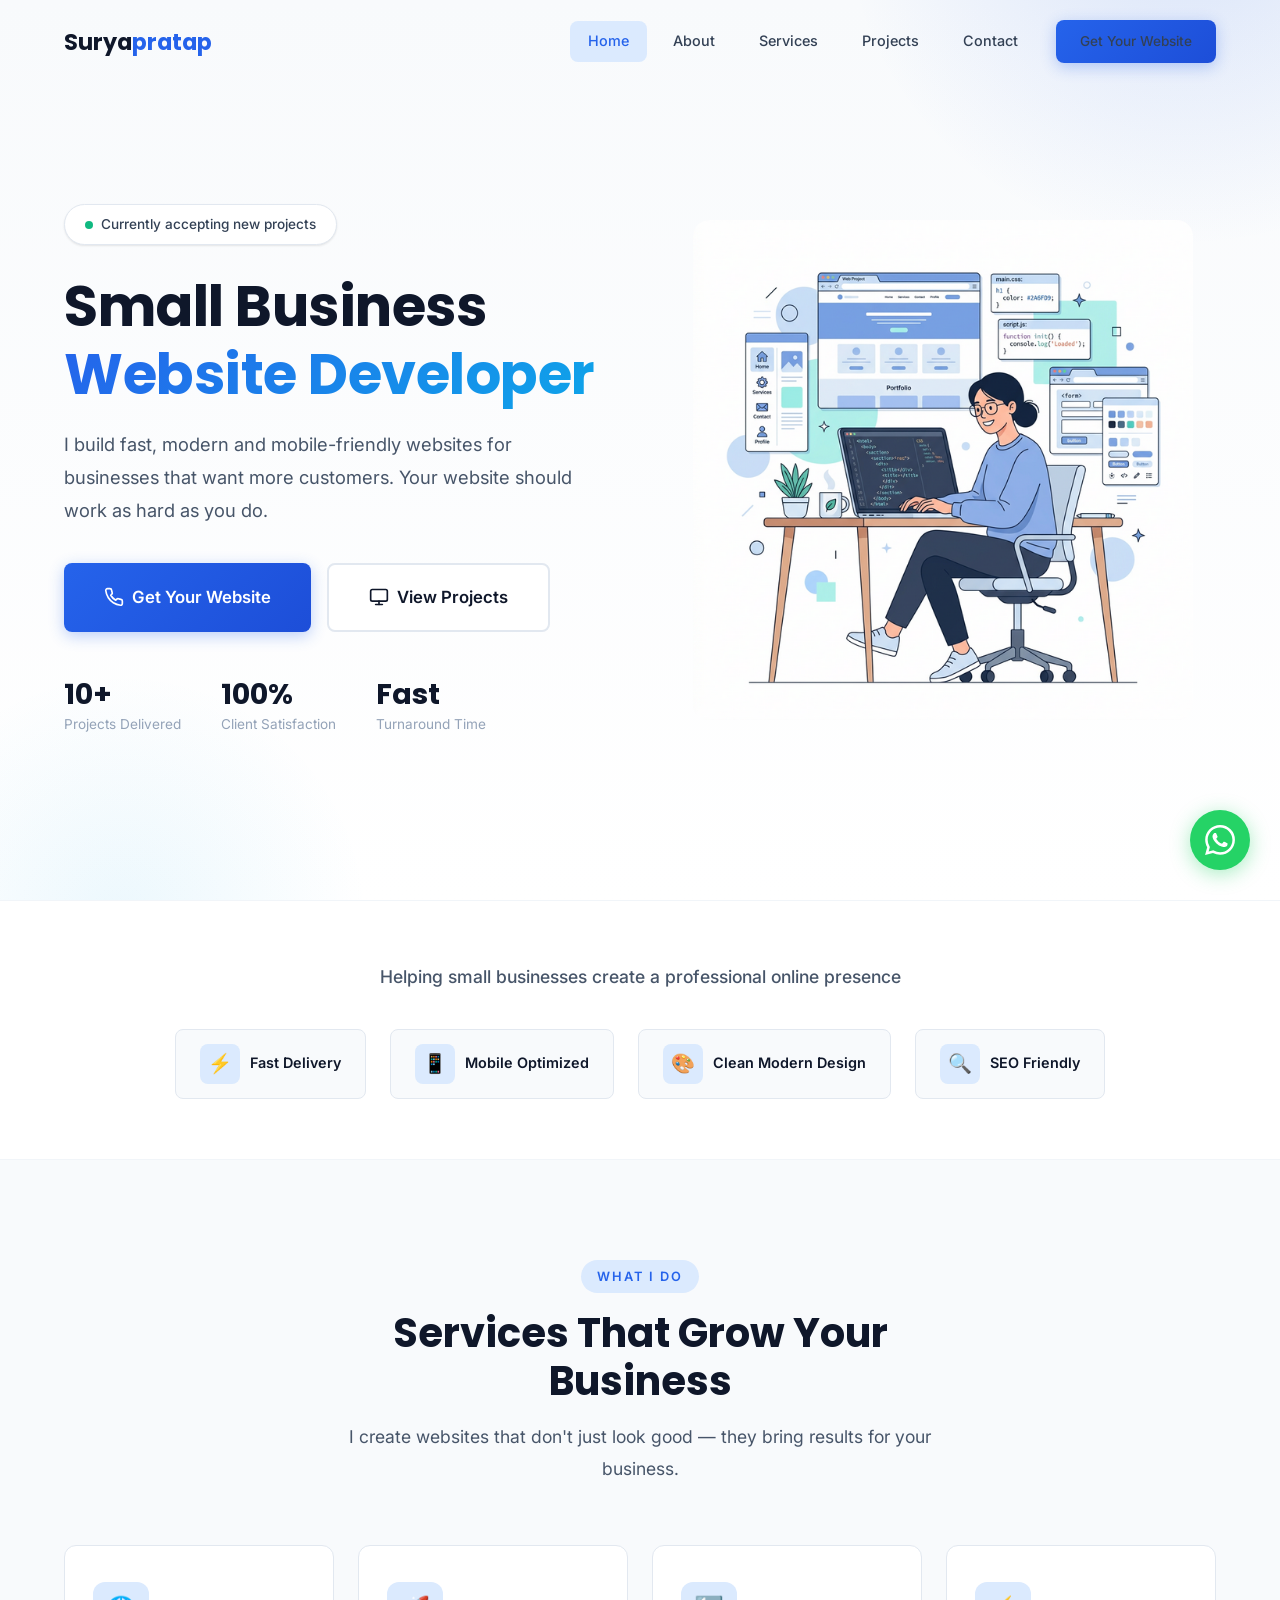
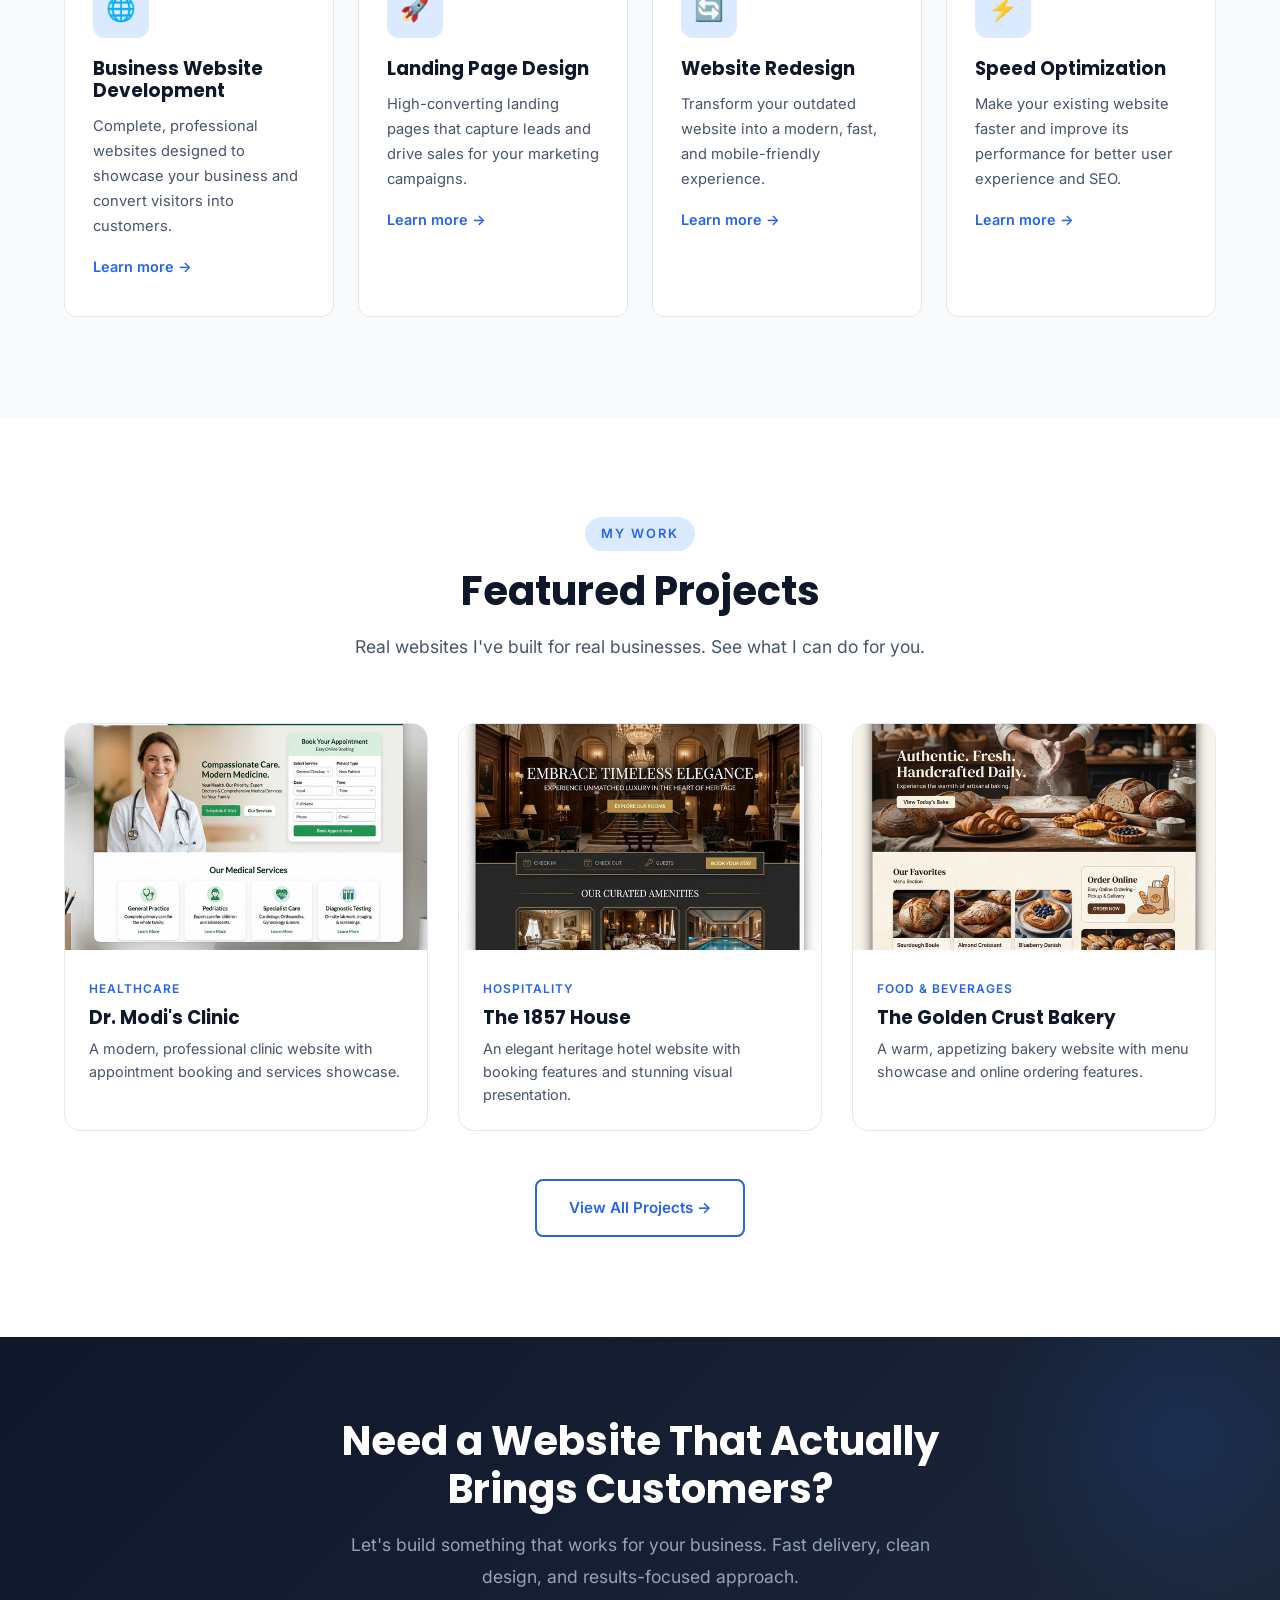
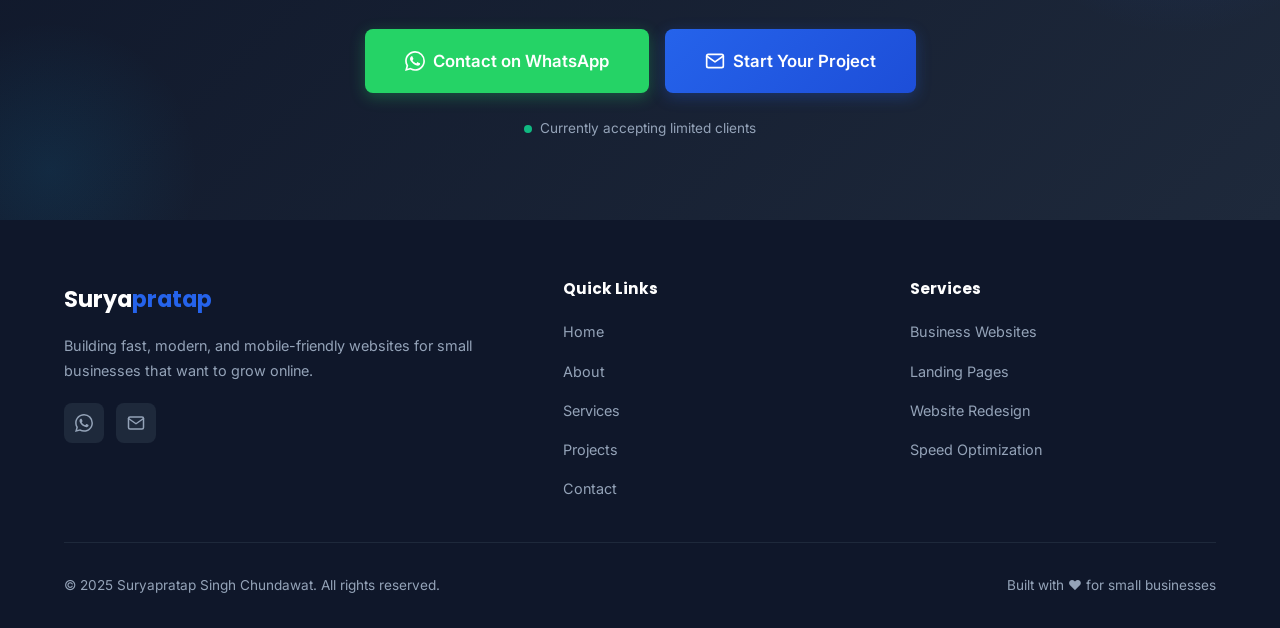
<file: index.html>
<!DOCTYPE html>
<html lang="en">
<head>
  <meta charset="UTF-8">
  <meta name="viewport" content="width=device-width, initial-scale=1.0">
  <title>Suryapratap Singh Chundawat | Small Business Website Developer</title>
  <meta name="description" content="I build fast, modern and mobile-friendly websites for small businesses. Get a professional online presence that actually brings customers.">
  <meta name="keywords" content="web developer, small business websites, website design, landing pages, mobile-friendly websites">
  <meta name="author" content="Suryapratap Singh Chundawat">
  <meta property="og:title" content="Suryapratap Singh Chundawat | Small Business Website Developer">
  <meta property="og:description" content="I build fast, modern and mobile-friendly websites for small businesses that want more customers.">
  <meta property="og:type" content="website">

  <!-- Fonts -->
  <link rel="preconnect" href="https://fonts.googleapis.com">
  <link rel="preconnect" href="https://fonts.gstatic.com" crossorigin>
  <link href="https://fonts.googleapis.com/css2?family=Inter:wght@400;500;600;700&family=Poppins:wght@600;700;800&display=swap" rel="stylesheet">

  <!-- CSS -->
  <link rel="stylesheet" href="css/style.css">
</head>
<body>

  <!-- Page Loader -->
  <div class="page-loader" id="pageLoader">
    <div class="loader-spinner"></div>
  </div>

  <!-- Navbar -->
  <nav class="navbar" id="navbar">
    <div class="container">
      <a href="index.html" class="nav-logo">Surya<span>pratap</span></a>
      <div class="nav-links" id="navLinks">
        <a href="index.html" class="active">Home</a>
        <a href="about.html">About</a>
        <a href="services.html">Services</a>
        <a href="projects.html">Projects</a>
        <a href="contact.html">Contact</a>
        <div class="nav-cta">
          <a href="contact.html" class="btn btn-primary btn-sm">Get Your Website</a>
        </div>
      </div>
      <button class="nav-toggle" id="navToggle" aria-label="Toggle menu">
        <span></span><span></span><span></span>
      </button>
    </div>
  </nav>
  <div class="nav-overlay" id="navOverlay"></div>

  <!-- Hero Section -->
  <section class="hero" id="hero">
    <div class="container">
      <div class="hero-content reveal">
        <div class="hero-badge">
          <span class="dot"></span>
          Currently accepting new projects
        </div>
        <h1>Small Business <span class="text-gradient">Website Developer</span></h1>
        <p class="hero-description">I build fast, modern and mobile-friendly websites for businesses that want more customers. Your website should work as hard as you do.</p>
        <div class="hero-buttons">
          <a href="contact.html" class="btn btn-primary btn-lg">
            <svg width="20" height="20" viewBox="0 0 24 24" fill="none" stroke="currentColor" stroke-width="2" stroke-linecap="round" stroke-linejoin="round"><path d="M22 16.92v3a2 2 0 0 1-2.18 2 19.79 19.79 0 0 1-8.63-3.07 19.5 19.5 0 0 1-6-6 19.79 19.79 0 0 1-3.07-8.67A2 2 0 0 1 4.11 2h3a2 2 0 0 1 2 1.72 12.84 12.84 0 0 0 .7 2.81 2 2 0 0 1-.45 2.11L8.09 9.91a16 16 0 0 0 6 6l1.27-1.27a2 2 0 0 1 2.11-.45 12.84 12.84 0 0 0 2.81.7A2 2 0 0 1 22 16.92z"/></svg>
            Get Your Website
          </a>
          <a href="projects.html" class="btn btn-secondary btn-lg">
            <svg width="20" height="20" viewBox="0 0 24 24" fill="none" stroke="currentColor" stroke-width="2" stroke-linecap="round" stroke-linejoin="round"><rect x="2" y="3" width="20" height="14" rx="2" ry="2"/><line x1="8" y1="21" x2="16" y2="21"/><line x1="12" y1="17" x2="12" y2="21"/></svg>
            View Projects
          </a>
        </div>
        <div class="hero-stats">
          <div class="stat-item">
            <div class="stat-number">10+</div>
            <div class="stat-label">Projects Delivered</div>
          </div>
          <div class="stat-item">
            <div class="stat-number">100%</div>
            <div class="stat-label">Client Satisfaction</div>
          </div>
          <div class="stat-item">
            <div class="stat-number">Fast</div>
            <div class="stat-label">Turnaround Time</div>
          </div>
        </div>
      </div>
      <div class="hero-image reveal-right">
        <img src="images/hero-illustration.png" alt="Web Developer Building Modern Websites" loading="eager">
      </div>
    </div>
  </section>

  <!-- Trust Section -->
  <section class="trust-section" id="trust">
    <div class="container">
      <div class="trust-content reveal">
        <p>Helping small businesses create a professional online presence</p>
        <div class="trust-badges">
          <div class="trust-badge">
            <div class="badge-icon">⚡</div>
            <div class="badge-text">Fast Delivery</div>
          </div>
          <div class="trust-badge">
            <div class="badge-icon">📱</div>
            <div class="badge-text">Mobile Optimized</div>
          </div>
          <div class="trust-badge">
            <div class="badge-icon">🎨</div>
            <div class="badge-text">Clean Modern Design</div>
          </div>
          <div class="trust-badge">
            <div class="badge-icon">🔍</div>
            <div class="badge-text">SEO Friendly</div>
          </div>
        </div>
      </div>
    </div>
  </section>

  <!-- Services Preview Section -->
  <section class="section services-section" id="services-preview">
    <div class="container">
      <div class="section-header reveal">
        <span class="section-label">What I Do</span>
        <h2>Services That Grow Your Business</h2>
        <p>I create websites that don't just look good — they bring results for your business.</p>
      </div>
      <div class="services-grid">
        <div class="service-card reveal reveal-delay-1">
          <div class="service-icon">🌐</div>
          <h3>Business Website Development</h3>
          <p>Complete, professional websites designed to showcase your business and convert visitors into customers.</p>
          <a href="services.html" class="learn-more">Learn more →</a>
        </div>
        <div class="service-card reveal reveal-delay-2">
          <div class="service-icon">🚀</div>
          <h3>Landing Page Design</h3>
          <p>High-converting landing pages that capture leads and drive sales for your marketing campaigns.</p>
          <a href="services.html" class="learn-more">Learn more →</a>
        </div>
        <div class="service-card reveal reveal-delay-3">
          <div class="service-icon">🔄</div>
          <h3>Website Redesign</h3>
          <p>Transform your outdated website into a modern, fast, and mobile-friendly experience.</p>
          <a href="services.html" class="learn-more">Learn more →</a>
        </div>
        <div class="service-card reveal reveal-delay-4">
          <div class="service-icon">⚡</div>
          <h3>Speed Optimization</h3>
          <p>Make your existing website faster and improve its performance for better user experience and SEO.</p>
          <a href="services.html" class="learn-more">Learn more →</a>
        </div>
      </div>
    </div>
  </section>

  <!-- Featured Projects Section -->
  <section class="section" id="featured-projects">
    <div class="container">
      <div class="section-header reveal">
        <span class="section-label">My Work</span>
        <h2>Featured Projects</h2>
        <p>Real websites I've built for real businesses. See what I can do for you.</p>
      </div>
      <div class="projects-grid">
        <div class="project-card reveal reveal-delay-1">
          <div class="project-image">
            <img src="images/clinic-preview.png" alt="Dr. Modi's Clinic Website" loading="lazy">
            <div class="project-overlay">
              <a href="demo_web/Dr.Modi's-clinic/index.html" class="btn btn-primary btn-sm" target="_blank">View Live →</a>
            </div>
          </div>
          <div class="project-info">
            <span class="project-category">Healthcare</span>
            <h3>Dr. Modi's Clinic</h3>
            <p>A modern, professional clinic website with appointment booking and services showcase.</p>
          </div>
        </div>
        <div class="project-card reveal reveal-delay-2">
          <div class="project-image">
            <img src="images/hotel-preview.png" alt="The 1857 House Hotel Website" loading="lazy">
            <div class="project-overlay">
              <a href="demo_web/The1857House/index.html" class="btn btn-primary btn-sm" target="_blank">View Live →</a>
            </div>
          </div>
          <div class="project-info">
            <span class="project-category">Hospitality</span>
            <h3>The 1857 House</h3>
            <p>An elegant heritage hotel website with booking features and stunning visual presentation.</p>
          </div>
        </div>
        <div class="project-card reveal reveal-delay-3">
          <div class="project-image">
            <img src="images/bakery-preview.png" alt="The Golden Crust Bakery Website" loading="lazy">
            <div class="project-overlay">
              <a href="demo_web/TheGoldenCrustBakery/index.html" class="btn btn-primary btn-sm" target="_blank">View Live →</a>
            </div>
          </div>
          <div class="project-info">
            <span class="project-category">Food & Beverages</span>
            <h3>The Golden Crust Bakery</h3>
            <p>A warm, appetizing bakery website with menu showcase and online ordering features.</p>
          </div>
        </div>
      </div>
      <div style="text-align: center; margin-top: 48px;" class="reveal">
        <a href="projects.html" class="btn btn-outline">View All Projects →</a>
      </div>
    </div>
  </section>

  <!-- CTA Section -->
  <section class="cta-section" id="cta">
    <div class="container">
      <div class="cta-content reveal">
        <h2>Need a Website That Actually Brings Customers?</h2>
        <p>Let's build something that works for your business. Fast delivery, clean design, and results-focused approach.</p>
        <div class="cta-buttons">
          <a href="https://wa.me/918107703933?text=Hi%20Suryapratap,%20I%20need%20a%20website%20for%20my%20business" class="btn btn-whatsapp btn-lg" target="_blank">
            <svg width="20" height="20" viewBox="0 0 24 24" fill="currentColor"><path d="M17.472 14.382c-.297-.149-1.758-.867-2.03-.967-.273-.099-.471-.148-.67.15-.197.297-.767.966-.94 1.164-.173.199-.347.223-.644.075-.297-.15-1.255-.463-2.39-1.475-.883-.788-1.48-1.761-1.653-2.059-.173-.297-.018-.458.13-.606.134-.133.298-.347.446-.52.149-.174.198-.298.298-.497.099-.198.05-.371-.025-.52-.075-.149-.669-1.612-.916-2.207-.242-.579-.487-.5-.669-.51-.173-.008-.371-.01-.57-.01-.198 0-.52.074-.792.372-.272.297-1.04 1.016-1.04 2.479 0 1.462 1.065 2.875 1.213 3.074.149.198 2.096 3.2 5.077 4.487.709.306 1.262.489 1.694.625.712.227 1.36.195 1.871.118.571-.085 1.758-.719 2.006-1.413.248-.694.248-1.289.173-1.413-.074-.124-.272-.198-.57-.347m-5.421 7.403h-.004a9.87 9.87 0 01-5.031-1.378l-.361-.214-3.741.982.998-3.648-.235-.374a9.86 9.86 0 01-1.51-5.26c.001-5.45 4.436-9.884 9.888-9.884 2.64 0 5.122 1.03 6.988 2.898a9.825 9.825 0 012.893 6.994c-.003 5.45-4.437 9.884-9.885 9.884m8.413-18.297A11.815 11.815 0 0012.05 0C5.495 0 .16 5.335.157 11.892c0 2.096.547 4.142 1.588 5.945L.057 24l6.305-1.654a11.882 11.882 0 005.683 1.448h.005c6.554 0 11.89-5.335 11.893-11.893a11.821 11.821 0 00-3.48-8.413z"/></svg>
            Contact on WhatsApp
          </a>
          <a href="contact.html" class="btn btn-primary btn-lg">
            <svg width="20" height="20" viewBox="0 0 24 24" fill="none" stroke="currentColor" stroke-width="2" stroke-linecap="round" stroke-linejoin="round"><path d="M4 4h16c1.1 0 2 .9 2 2v12c0 1.1-.9 2-2 2H4c-1.1 0-2-.9-2-2V6c0-1.1.9-2 2-2z"/><polyline points="22,6 12,13 2,6"/></svg>
            Start Your Project
          </a>
        </div>
        <div class="cta-availability">
          <span class="dot"></span>
          Currently accepting limited clients
        </div>
      </div>
    </div>
  </section>

  <!-- Footer -->
  <footer class="footer" id="footer">
    <div class="container">
      <div class="footer-grid">
        <div class="footer-brand">
          <a href="index.html" class="nav-logo">Surya<span>pratap</span></a>
          <p>Building fast, modern, and mobile-friendly websites for small businesses that want to grow online.</p>
          <div class="footer-social">
            <a href="https://wa.me/918107703933" target="_blank" aria-label="WhatsApp">
              <svg width="18" height="18" viewBox="0 0 24 24" fill="currentColor"><path d="M17.472 14.382c-.297-.149-1.758-.867-2.03-.967-.273-.099-.471-.148-.67.15-.197.297-.767.966-.94 1.164-.173.199-.347.223-.644.075-.297-.15-1.255-.463-2.39-1.475-.883-.788-1.48-1.761-1.653-2.059-.173-.297-.018-.458.13-.606.134-.133.298-.347.446-.52.149-.174.198-.298.298-.497.099-.198.05-.371-.025-.52-.075-.149-.669-1.612-.916-2.207-.242-.579-.487-.5-.669-.51-.173-.008-.371-.01-.57-.01-.198 0-.52.074-.792.372-.272.297-1.04 1.016-1.04 2.479 0 1.462 1.065 2.875 1.213 3.074.149.198 2.096 3.2 5.077 4.487.709.306 1.262.489 1.694.625.712.227 1.36.195 1.871.118.571-.085 1.758-.719 2.006-1.413.248-.694.248-1.289.173-1.413-.074-.124-.272-.198-.57-.347m-5.421 7.403h-.004a9.87 9.87 0 01-5.031-1.378l-.361-.214-3.741.982.998-3.648-.235-.374a9.86 9.86 0 01-1.51-5.26c.001-5.45 4.436-9.884 9.888-9.884 2.64 0 5.122 1.03 6.988 2.898a9.825 9.825 0 012.893 6.994c-.003 5.45-4.437 9.884-9.885 9.884m8.413-18.297A11.815 11.815 0 0012.05 0C5.495 0 .16 5.335.157 11.892c0 2.096.547 4.142 1.588 5.945L.057 24l6.305-1.654a11.882 11.882 0 005.683 1.448h.005c6.554 0 11.89-5.335 11.893-11.893a11.821 11.821 0 00-3.48-8.413z"/></svg>
            </a>
            <a href="mailto:suryaprathap1234qw@gmail.com" aria-label="Email">
              <svg width="18" height="18" viewBox="0 0 24 24" fill="none" stroke="currentColor" stroke-width="2" stroke-linecap="round" stroke-linejoin="round"><path d="M4 4h16c1.1 0 2 .9 2 2v12c0 1.1-.9 2-2 2H4c-1.1 0-2-.9-2-2V6c0-1.1.9-2 2-2z"/><polyline points="22,6 12,13 2,6"/></svg>
            </a>
          </div>
        </div>
        <div class="footer-links">
          <h4>Quick Links</h4>
          <ul>
            <li><a href="index.html">Home</a></li>
            <li><a href="about.html">About</a></li>
            <li><a href="services.html">Services</a></li>
            <li><a href="projects.html">Projects</a></li>
            <li><a href="contact.html">Contact</a></li>
          </ul>
        </div>
        <div class="footer-links">
          <h4>Services</h4>
          <ul>
            <li><a href="services.html">Business Websites</a></li>
            <li><a href="services.html">Landing Pages</a></li>
            <li><a href="services.html">Website Redesign</a></li>
            <li><a href="services.html">Speed Optimization</a></li>
          </ul>
        </div>
      </div>
      <div class="footer-bottom">
        <p>&copy; 2025 Suryapratap Singh Chundawat. All rights reserved.</p>
        <p>Built with ❤️ for small businesses</p>
      </div>
    </div>
  </footer>

  <!-- Floating WhatsApp Button -->
  <a href="https://wa.me/918107703933?text=Hi%20Suryapratap,%20I%20need%20a%20website%20for%20my%20business" class="whatsapp-float" target="_blank" aria-label="Chat on WhatsApp">
    <svg viewBox="0 0 24 24" fill="white"><path d="M17.472 14.382c-.297-.149-1.758-.867-2.03-.967-.273-.099-.471-.148-.67.15-.197.297-.767.966-.94 1.164-.173.199-.347.223-.644.075-.297-.15-1.255-.463-2.39-1.475-.883-.788-1.48-1.761-1.653-2.059-.173-.297-.018-.458.13-.606.134-.133.298-.347.446-.52.149-.174.198-.298.298-.497.099-.198.05-.371-.025-.52-.075-.149-.669-1.612-.916-2.207-.242-.579-.487-.5-.669-.51-.173-.008-.371-.01-.57-.01-.198 0-.52.074-.792.372-.272.297-1.04 1.016-1.04 2.479 0 1.462 1.065 2.875 1.213 3.074.149.198 2.096 3.2 5.077 4.487.709.306 1.262.489 1.694.625.712.227 1.36.195 1.871.118.571-.085 1.758-.719 2.006-1.413.248-.694.248-1.289.173-1.413-.074-.124-.272-.198-.57-.347m-5.421 7.403h-.004a9.87 9.87 0 01-5.031-1.378l-.361-.214-3.741.982.998-3.648-.235-.374a9.86 9.86 0 01-1.51-5.26c.001-5.45 4.436-9.884 9.888-9.884 2.64 0 5.122 1.03 6.988 2.898a9.825 9.825 0 012.893 6.994c-.003 5.45-4.437 9.884-9.885 9.884m8.413-18.297A11.815 11.815 0 0012.05 0C5.495 0 .16 5.335.157 11.892c0 2.096.547 4.142 1.588 5.945L.057 24l6.305-1.654a11.882 11.882 0 005.683 1.448h.005c6.554 0 11.89-5.335 11.893-11.893a11.821 11.821 0 00-3.48-8.413z"/></svg>
  </a>

  <!-- JavaScript -->
  <script src="js/main.js"></script>
</body>
</html>
</file>
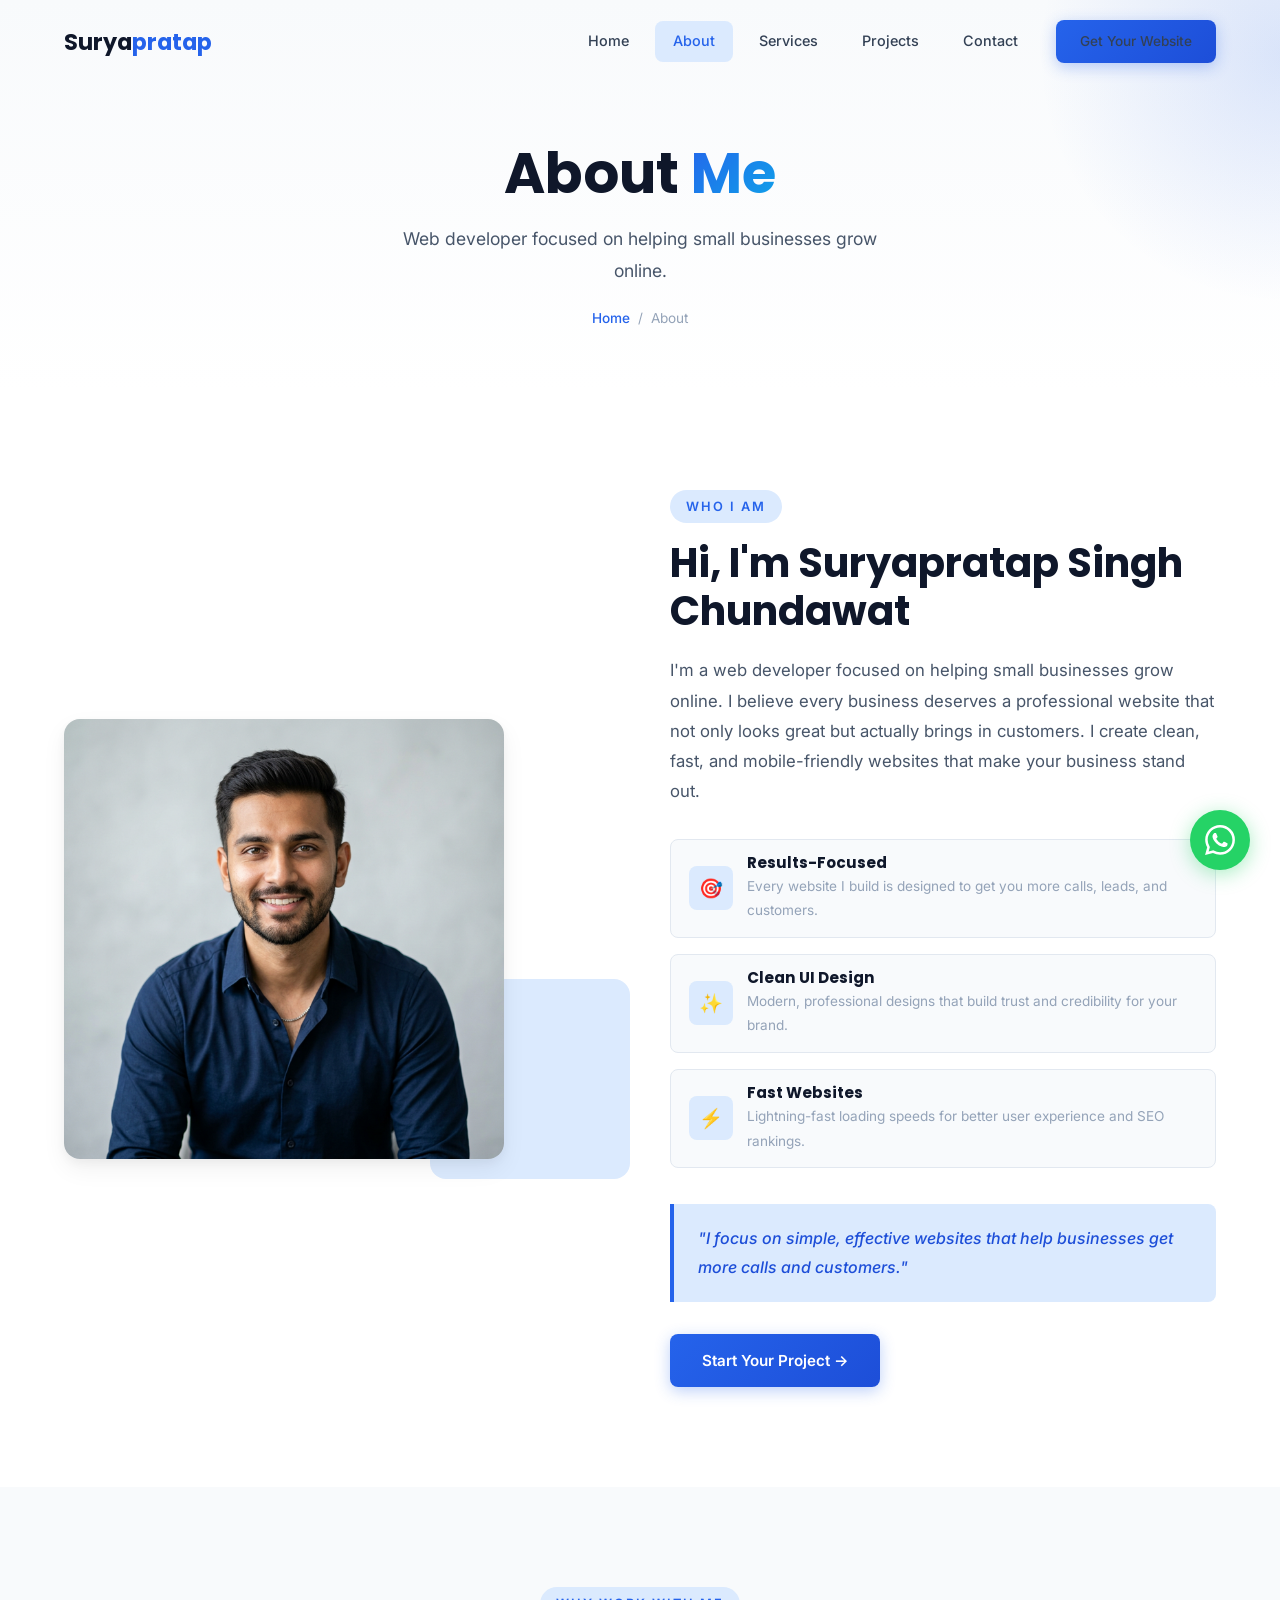
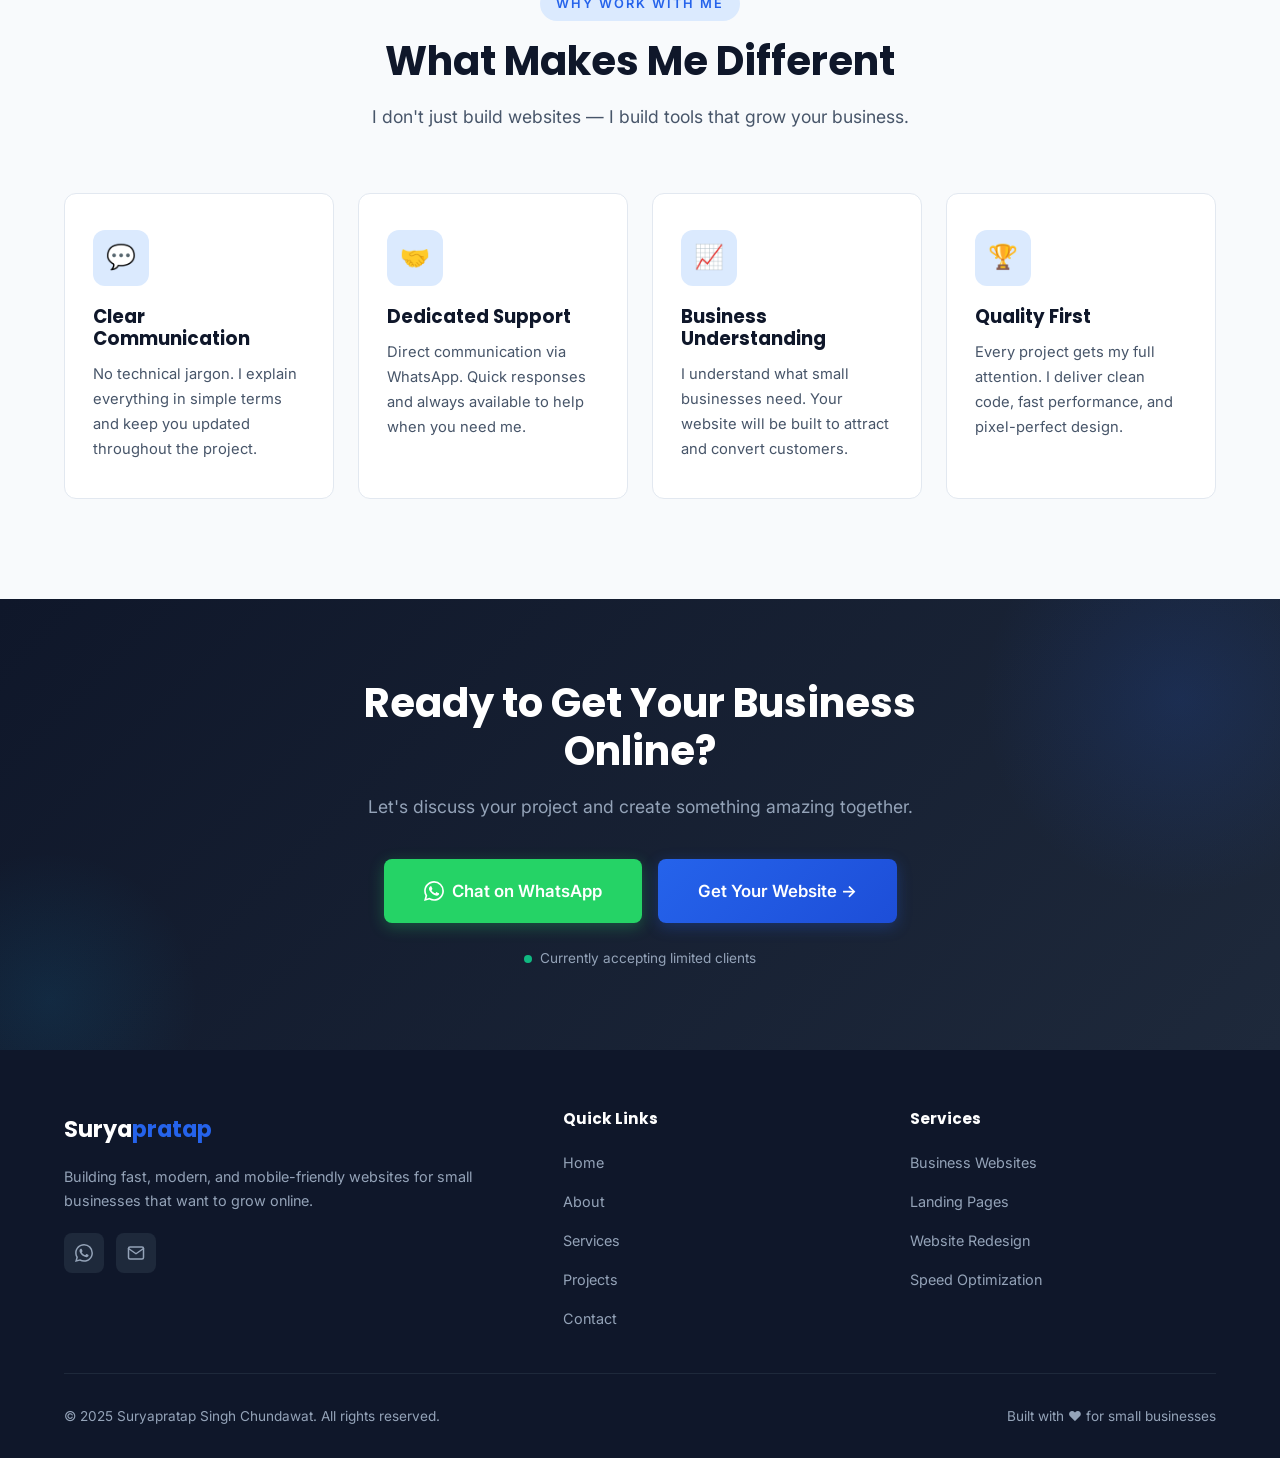
<file: about.html>
<!DOCTYPE html>
<html lang="en">
<head>
  <meta charset="UTF-8">
  <meta name="viewport" content="width=device-width, initial-scale=1.0">
  <title>About | Suryapratap Singh Chundawat — Web Developer</title>
  <meta name="description" content="I'm Suryapratap, a web developer focused on helping small businesses grow online with fast, modern, and mobile-friendly websites.">
  <meta name="author" content="Suryapratap Singh Chundawat">

  <!-- Fonts -->
  <link rel="preconnect" href="https://fonts.googleapis.com">
  <link rel="preconnect" href="https://fonts.gstatic.com" crossorigin>
  <link href="https://fonts.googleapis.com/css2?family=Inter:wght@400;500;600;700&family=Poppins:wght@600;700;800&display=swap" rel="stylesheet">

  <!-- CSS -->
  <link rel="stylesheet" href="css/style.css">
</head>
<body>

  <!-- Page Loader -->
  <div class="page-loader" id="pageLoader">
    <div class="loader-spinner"></div>
  </div>

  <!-- Navbar -->
  <nav class="navbar" id="navbar">
    <div class="container">
      <a href="index.html" class="nav-logo">Surya<span>pratap</span></a>
      <div class="nav-links" id="navLinks">
        <a href="index.html">Home</a>
        <a href="about.html" class="active">About</a>
        <a href="services.html">Services</a>
        <a href="projects.html">Projects</a>
        <a href="contact.html">Contact</a>
        <div class="nav-cta">
          <a href="contact.html" class="btn btn-primary btn-sm">Get Your Website</a>
        </div>
      </div>
      <button class="nav-toggle" id="navToggle" aria-label="Toggle menu">
        <span></span><span></span><span></span>
      </button>
    </div>
  </nav>
  <div class="nav-overlay" id="navOverlay"></div>

  <!-- Page Header -->
  <section class="page-header">
    <div class="container">
      <h1>About <span class="text-gradient">Me</span></h1>
      <p>Web developer focused on helping small businesses grow online.</p>
      <div class="breadcrumb">
        <a href="index.html">Home</a>
        <span>/</span>
        <span>About</span>
      </div>
    </div>
  </section>

  <!-- About Section -->
  <section class="section about-section">
    <div class="container">
      <div class="about-image-wrapper reveal-left">
        <img src="images/about-photo.png" alt="Suryapratap Singh Chundawat - Web Developer">
      </div>
      <div class="about-content reveal-right">
        <span class="section-label">Who I Am</span>
        <h2>Hi, I'm Suryapratap Singh Chundawat</h2>
        <p class="about-text">I'm a web developer focused on helping small businesses grow online. I believe every business deserves a professional website that not only looks great but actually brings in customers. I create clean, fast, and mobile-friendly websites that make your business stand out.</p>

        <div class="about-focus-list">
          <div class="about-focus-item">
            <div class="focus-icon">🎯</div>
            <div class="focus-text">
              <h4>Results-Focused</h4>
              <p>Every website I build is designed to get you more calls, leads, and customers.</p>
            </div>
          </div>
          <div class="about-focus-item">
            <div class="focus-icon">✨</div>
            <div class="focus-text">
              <h4>Clean UI Design</h4>
              <p>Modern, professional designs that build trust and credibility for your brand.</p>
            </div>
          </div>
          <div class="about-focus-item">
            <div class="focus-icon">⚡</div>
            <div class="focus-text">
              <h4>Fast Websites</h4>
              <p>Lightning-fast loading speeds for better user experience and SEO rankings.</p>
            </div>
          </div>
        </div>

        <div class="about-quote">
          <p>"I focus on simple, effective websites that help businesses get more calls and customers."</p>
        </div>

        <div style="margin-top: 32px;">
          <a href="contact.html" class="btn btn-primary">Start Your Project →</a>
        </div>
      </div>
    </div>
  </section>

  <!-- Why Choose Me Section -->
  <section class="section services-section">
    <div class="container">
      <div class="section-header reveal">
        <span class="section-label">Why Work With Me</span>
        <h2>What Makes Me Different</h2>
        <p>I don't just build websites — I build tools that grow your business.</p>
      </div>
      <div class="services-grid">
        <div class="service-card reveal reveal-delay-1">
          <div class="service-icon">💬</div>
          <h3>Clear Communication</h3>
          <p>No technical jargon. I explain everything in simple terms and keep you updated throughout the project.</p>
        </div>
        <div class="service-card reveal reveal-delay-2">
          <div class="service-icon">🤝</div>
          <h3>Dedicated Support</h3>
          <p>Direct communication via WhatsApp. Quick responses and always available to help when you need me.</p>
        </div>
        <div class="service-card reveal reveal-delay-3">
          <div class="service-icon">📈</div>
          <h3>Business Understanding</h3>
          <p>I understand what small businesses need. Your website will be built to attract and convert customers.</p>
        </div>
        <div class="service-card reveal reveal-delay-4">
          <div class="service-icon">🏆</div>
          <h3>Quality First</h3>
          <p>Every project gets my full attention. I deliver clean code, fast performance, and pixel-perfect design.</p>
        </div>
      </div>
    </div>
  </section>

  <!-- CTA Section -->
  <section class="cta-section">
    <div class="container">
      <div class="cta-content reveal">
        <h2>Ready to Get Your Business Online?</h2>
        <p>Let's discuss your project and create something amazing together.</p>
        <div class="cta-buttons">
          <a href="https://wa.me/918107703933?text=Hi%20Suryapratap,%20I%20need%20a%20website%20for%20my%20business" class="btn btn-whatsapp btn-lg" target="_blank">
            <svg width="20" height="20" viewBox="0 0 24 24" fill="currentColor"><path d="M17.472 14.382c-.297-.149-1.758-.867-2.03-.967-.273-.099-.471-.148-.67.15-.197.297-.767.966-.94 1.164-.173.199-.347.223-.644.075-.297-.15-1.255-.463-2.39-1.475-.883-.788-1.48-1.761-1.653-2.059-.173-.297-.018-.458.13-.606.134-.133.298-.347.446-.52.149-.174.198-.298.298-.497.099-.198.05-.371-.025-.52-.075-.149-.669-1.612-.916-2.207-.242-.579-.487-.5-.669-.51-.173-.008-.371-.01-.57-.01-.198 0-.52.074-.792.372-.272.297-1.04 1.016-1.04 2.479 0 1.462 1.065 2.875 1.213 3.074.149.198 2.096 3.2 5.077 4.487.709.306 1.262.489 1.694.625.712.227 1.36.195 1.871.118.571-.085 1.758-.719 2.006-1.413.248-.694.248-1.289.173-1.413-.074-.124-.272-.198-.57-.347m-5.421 7.403h-.004a9.87 9.87 0 01-5.031-1.378l-.361-.214-3.741.982.998-3.648-.235-.374a9.86 9.86 0 01-1.51-5.26c.001-5.45 4.436-9.884 9.888-9.884 2.64 0 5.122 1.03 6.988 2.898a9.825 9.825 0 012.893 6.994c-.003 5.45-4.437 9.884-9.885 9.884m8.413-18.297A11.815 11.815 0 0012.05 0C5.495 0 .16 5.335.157 11.892c0 2.096.547 4.142 1.588 5.945L.057 24l6.305-1.654a11.882 11.882 0 005.683 1.448h.005c6.554 0 11.89-5.335 11.893-11.893a11.821 11.821 0 00-3.48-8.413z"/></svg>
            Chat on WhatsApp
          </a>
          <a href="contact.html" class="btn btn-primary btn-lg">Get Your Website →</a>
        </div>
        <div class="cta-availability">
          <span class="dot"></span>
          Currently accepting limited clients
        </div>
      </div>
    </div>
  </section>

  <!-- Footer -->
  <footer class="footer">
    <div class="container">
      <div class="footer-grid">
        <div class="footer-brand">
          <a href="index.html" class="nav-logo">Surya<span>pratap</span></a>
          <p>Building fast, modern, and mobile-friendly websites for small businesses that want to grow online.</p>
          <div class="footer-social">
            <a href="https://wa.me/918107703933" target="_blank" aria-label="WhatsApp">
              <svg width="18" height="18" viewBox="0 0 24 24" fill="currentColor"><path d="M17.472 14.382c-.297-.149-1.758-.867-2.03-.967-.273-.099-.471-.148-.67.15-.197.297-.767.966-.94 1.164-.173.199-.347.223-.644.075-.297-.15-1.255-.463-2.39-1.475-.883-.788-1.48-1.761-1.653-2.059-.173-.297-.018-.458.13-.606.134-.133.298-.347.446-.52.149-.174.198-.298.298-.497.099-.198.05-.371-.025-.52-.075-.149-.669-1.612-.916-2.207-.242-.579-.487-.5-.669-.51-.173-.008-.371-.01-.57-.01-.198 0-.52.074-.792.372-.272.297-1.04 1.016-1.04 2.479 0 1.462 1.065 2.875 1.213 3.074.149.198 2.096 3.2 5.077 4.487.709.306 1.262.489 1.694.625.712.227 1.36.195 1.871.118.571-.085 1.758-.719 2.006-1.413.248-.694.248-1.289.173-1.413-.074-.124-.272-.198-.57-.347m-5.421 7.403h-.004a9.87 9.87 0 01-5.031-1.378l-.361-.214-3.741.982.998-3.648-.235-.374a9.86 9.86 0 01-1.51-5.26c.001-5.45 4.436-9.884 9.888-9.884 2.64 0 5.122 1.03 6.988 2.898a9.825 9.825 0 012.893 6.994c-.003 5.45-4.437 9.884-9.885 9.884m8.413-18.297A11.815 11.815 0 0012.05 0C5.495 0 .16 5.335.157 11.892c0 2.096.547 4.142 1.588 5.945L.057 24l6.305-1.654a11.882 11.882 0 005.683 1.448h.005c6.554 0 11.89-5.335 11.893-11.893a11.821 11.821 0 00-3.48-8.413z"/></svg>
            </a>
            <a href="mailto:suryaprathap1234qw@gmail.com" aria-label="Email">
              <svg width="18" height="18" viewBox="0 0 24 24" fill="none" stroke="currentColor" stroke-width="2" stroke-linecap="round" stroke-linejoin="round"><path d="M4 4h16c1.1 0 2 .9 2 2v12c0 1.1-.9 2-2 2H4c-1.1 0-2-.9-2-2V6c0-1.1.9-2 2-2z"/><polyline points="22,6 12,13 2,6"/></svg>
            </a>
          </div>
        </div>
        <div class="footer-links">
          <h4>Quick Links</h4>
          <ul>
            <li><a href="index.html">Home</a></li>
            <li><a href="about.html">About</a></li>
            <li><a href="services.html">Services</a></li>
            <li><a href="projects.html">Projects</a></li>
            <li><a href="contact.html">Contact</a></li>
          </ul>
        </div>
        <div class="footer-links">
          <h4>Services</h4>
          <ul>
            <li><a href="services.html">Business Websites</a></li>
            <li><a href="services.html">Landing Pages</a></li>
            <li><a href="services.html">Website Redesign</a></li>
            <li><a href="services.html">Speed Optimization</a></li>
          </ul>
        </div>
      </div>
      <div class="footer-bottom">
        <p>&copy; 2025 Suryapratap Singh Chundawat. All rights reserved.</p>
        <p>Built with ❤️ for small businesses</p>
      </div>
    </div>
  </footer>

  <!-- Floating WhatsApp Button -->
  <a href="https://wa.me/918107703933?text=Hi%20Suryapratap,%20I%20need%20a%20website%20for%20my%20business" class="whatsapp-float" target="_blank" aria-label="Chat on WhatsApp">
    <svg viewBox="0 0 24 24" fill="white"><path d="M17.472 14.382c-.297-.149-1.758-.867-2.03-.967-.273-.099-.471-.148-.67.15-.197.297-.767.966-.94 1.164-.173.199-.347.223-.644.075-.297-.15-1.255-.463-2.39-1.475-.883-.788-1.48-1.761-1.653-2.059-.173-.297-.018-.458.13-.606.134-.133.298-.347.446-.52.149-.174.198-.298.298-.497.099-.198.05-.371-.025-.52-.075-.149-.669-1.612-.916-2.207-.242-.579-.487-.5-.669-.51-.173-.008-.371-.01-.57-.01-.198 0-.52.074-.792.372-.272.297-1.04 1.016-1.04 2.479 0 1.462 1.065 2.875 1.213 3.074.149.198 2.096 3.2 5.077 4.487.709.306 1.262.489 1.694.625.712.227 1.36.195 1.871.118.571-.085 1.758-.719 2.006-1.413.248-.694.248-1.289.173-1.413-.074-.124-.272-.198-.57-.347m-5.421 7.403h-.004a9.87 9.87 0 01-5.031-1.378l-.361-.214-3.741.982.998-3.648-.235-.374a9.86 9.86 0 01-1.51-5.26c.001-5.45 4.436-9.884 9.888-9.884 2.64 0 5.122 1.03 6.988 2.898a9.825 9.825 0 012.893 6.994c-.003 5.45-4.437 9.884-9.885 9.884m8.413-18.297A11.815 11.815 0 0012.05 0C5.495 0 .16 5.335.157 11.892c0 2.096.547 4.142 1.588 5.945L.057 24l6.305-1.654a11.882 11.882 0 005.683 1.448h.005c6.554 0 11.89-5.335 11.893-11.893a11.821 11.821 0 00-3.48-8.413z"/></svg>
  </a>

  <script src="js/main.js"></script>
</body>
</html>
</file>
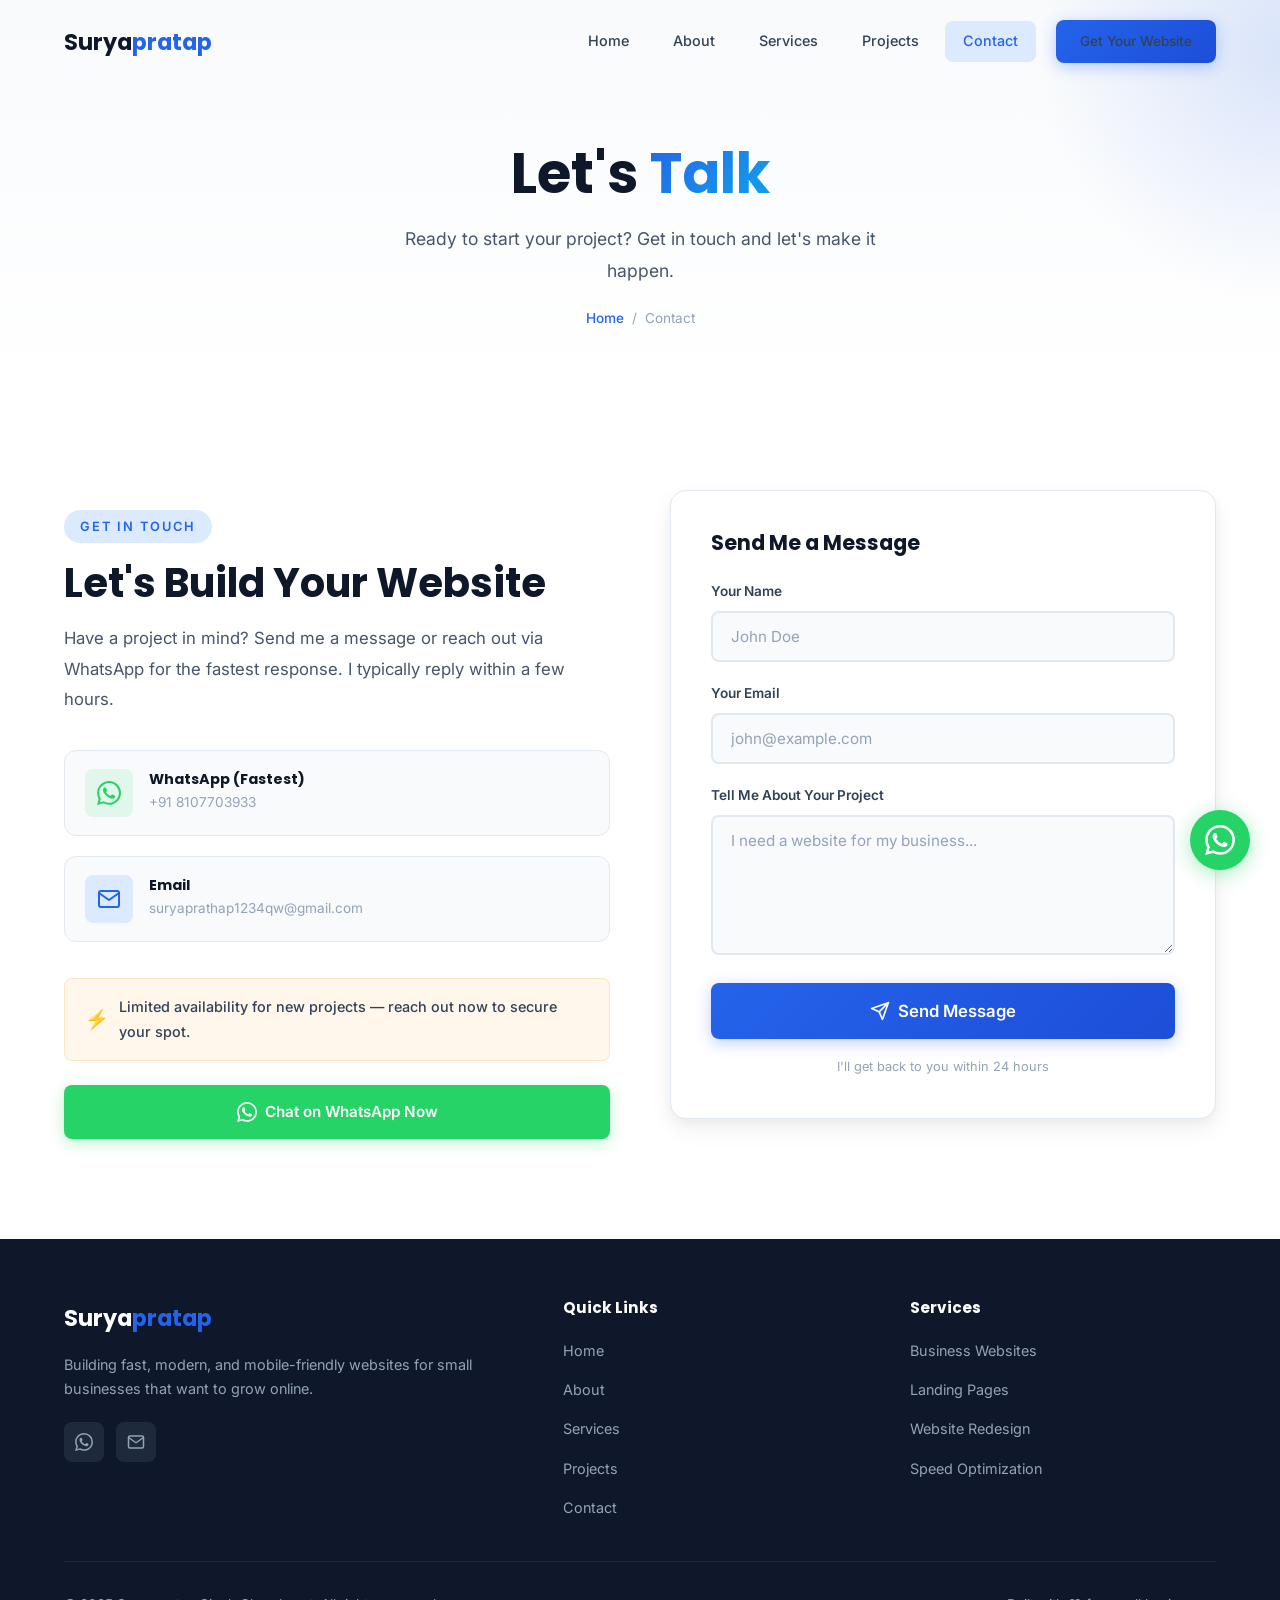
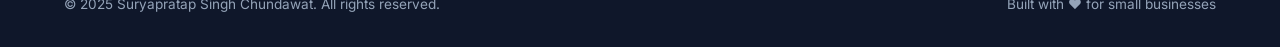
<file: contact.html>
<!DOCTYPE html>
<html lang="en">
<head>
  <meta charset="UTF-8">
  <meta name="viewport" content="width=device-width, initial-scale=1.0">
  <title>Contact | Suryapratap Singh Chundawat — Web Developer</title>
  <meta name="description" content="Get in touch for your website project. Quick response via WhatsApp or email. Limited availability for new projects.">
  <meta name="author" content="Suryapratap Singh Chundawat">

  <!-- Fonts -->
  <link rel="preconnect" href="https://fonts.googleapis.com">
  <link rel="preconnect" href="https://fonts.gstatic.com" crossorigin>
  <link href="https://fonts.googleapis.com/css2?family=Inter:wght@400;500;600;700&family=Poppins:wght@600;700;800&display=swap" rel="stylesheet">

  <!-- CSS -->
  <link rel="stylesheet" href="css/style.css">
</head>
<body>

  <!-- Page Loader -->
  <div class="page-loader" id="pageLoader">
    <div class="loader-spinner"></div>
  </div>

  <!-- Navbar -->
  <nav class="navbar" id="navbar">
    <div class="container">
      <a href="index.html" class="nav-logo">Surya<span>pratap</span></a>
      <div class="nav-links" id="navLinks">
        <a href="index.html">Home</a>
        <a href="about.html">About</a>
        <a href="services.html">Services</a>
        <a href="projects.html">Projects</a>
        <a href="contact.html" class="active">Contact</a>
        <div class="nav-cta">
          <a href="contact.html" class="btn btn-primary btn-sm">Get Your Website</a>
        </div>
      </div>
      <button class="nav-toggle" id="navToggle" aria-label="Toggle menu">
        <span></span><span></span><span></span>
      </button>
    </div>
  </nav>
  <div class="nav-overlay" id="navOverlay"></div>

  <!-- Page Header -->
  <section class="page-header">
    <div class="container">
      <h1>Let's <span class="text-gradient">Talk</span></h1>
      <p>Ready to start your project? Get in touch and let's make it happen.</p>
      <div class="breadcrumb">
        <a href="index.html">Home</a>
        <span>/</span>
        <span>Contact</span>
      </div>
    </div>
  </section>

  <!-- Contact Section -->
  <section class="section contact-section">
    <div class="container">
      <!-- Contact Info -->
      <div class="contact-info reveal-left">
        <span class="section-label">Get In Touch</span>
        <h2>Let's Build Your Website</h2>
        <p>Have a project in mind? Send me a message or reach out via WhatsApp for the fastest response. I typically reply within a few hours.</p>

        <div class="contact-methods">
          <a href="https://wa.me/918107703933?text=Hi%20Suryapratap,%20I%20need%20a%20website%20for%20my%20business" class="contact-method" target="_blank">
            <div class="method-icon whatsapp">
              <svg width="24" height="24" viewBox="0 0 24 24" fill="currentColor"><path d="M17.472 14.382c-.297-.149-1.758-.867-2.03-.967-.273-.099-.471-.148-.67.15-.197.297-.767.966-.94 1.164-.173.199-.347.223-.644.075-.297-.15-1.255-.463-2.39-1.475-.883-.788-1.48-1.761-1.653-2.059-.173-.297-.018-.458.13-.606.134-.133.298-.347.446-.52.149-.174.198-.298.298-.497.099-.198.05-.371-.025-.52-.075-.149-.669-1.612-.916-2.207-.242-.579-.487-.5-.669-.51-.173-.008-.371-.01-.57-.01-.198 0-.52.074-.792.372-.272.297-1.04 1.016-1.04 2.479 0 1.462 1.065 2.875 1.213 3.074.149.198 2.096 3.2 5.077 4.487.709.306 1.262.489 1.694.625.712.227 1.36.195 1.871.118.571-.085 1.758-.719 2.006-1.413.248-.694.248-1.289.173-1.413-.074-.124-.272-.198-.57-.347m-5.421 7.403h-.004a9.87 9.87 0 01-5.031-1.378l-.361-.214-3.741.982.998-3.648-.235-.374a9.86 9.86 0 01-1.51-5.26c.001-5.45 4.436-9.884 9.888-9.884 2.64 0 5.122 1.03 6.988 2.898a9.825 9.825 0 012.893 6.994c-.003 5.45-4.437 9.884-9.885 9.884m8.413-18.297A11.815 11.815 0 0012.05 0C5.495 0 .16 5.335.157 11.892c0 2.096.547 4.142 1.588 5.945L.057 24l6.305-1.654a11.882 11.882 0 005.683 1.448h.005c6.554 0 11.89-5.335 11.893-11.893a11.821 11.821 0 00-3.48-8.413z"/></svg>
            </div>
            <div class="method-text">
              <h4>WhatsApp (Fastest)</h4>
              <p>+91 8107703933</p>
            </div>
          </a>

          <a href="mailto:suryaprathap1234qw@gmail.com" class="contact-method">
            <div class="method-icon email">
              <svg width="24" height="24" viewBox="0 0 24 24" fill="none" stroke="currentColor" stroke-width="2" stroke-linecap="round" stroke-linejoin="round"><path d="M4 4h16c1.1 0 2 .9 2 2v12c0 1.1-.9 2-2 2H4c-1.1 0-2-.9-2-2V6c0-1.1.9-2 2-2z"/><polyline points="22,6 12,13 2,6"/></svg>
            </div>
            <div class="method-text">
              <h4>Email</h4>
              <p>suryaprathap1234qw@gmail.com</p>
            </div>
          </a>
        </div>

        <div class="contact-urgency">
          <span class="urgency-icon">⚡</span>
          <span>Limited availability for new projects — reach out now to secure your spot.</span>
        </div>

        <div style="margin-top: 24px;">
          <a href="https://wa.me/918107703933?text=Hi%20Suryapratap,%20I%20need%20a%20website%20for%20my%20business" class="btn btn-whatsapp" target="_blank" style="width: 100%; justify-content: center;">
            <svg width="20" height="20" viewBox="0 0 24 24" fill="currentColor"><path d="M17.472 14.382c-.297-.149-1.758-.867-2.03-.967-.273-.099-.471-.148-.67.15-.197.297-.767.966-.94 1.164-.173.199-.347.223-.644.075-.297-.15-1.255-.463-2.39-1.475-.883-.788-1.48-1.761-1.653-2.059-.173-.297-.018-.458.13-.606.134-.133.298-.347.446-.52.149-.174.198-.298.298-.497.099-.198.05-.371-.025-.52-.075-.149-.669-1.612-.916-2.207-.242-.579-.487-.5-.669-.51-.173-.008-.371-.01-.57-.01-.198 0-.52.074-.792.372-.272.297-1.04 1.016-1.04 2.479 0 1.462 1.065 2.875 1.213 3.074.149.198 2.096 3.2 5.077 4.487.709.306 1.262.489 1.694.625.712.227 1.36.195 1.871.118.571-.085 1.758-.719 2.006-1.413.248-.694.248-1.289.173-1.413-.074-.124-.272-.198-.57-.347m-5.421 7.403h-.004a9.87 9.87 0 01-5.031-1.378l-.361-.214-3.741.982.998-3.648-.235-.374a9.86 9.86 0 01-1.51-5.26c.001-5.45 4.436-9.884 9.888-9.884 2.64 0 5.122 1.03 6.988 2.898a9.825 9.825 0 012.893 6.994c-.003 5.45-4.437 9.884-9.885 9.884m8.413-18.297A11.815 11.815 0 0012.05 0C5.495 0 .16 5.335.157 11.892c0 2.096.547 4.142 1.588 5.945L.057 24l6.305-1.654a11.882 11.882 0 005.683 1.448h.005c6.554 0 11.89-5.335 11.893-11.893a11.821 11.821 0 00-3.48-8.413z"/></svg>
            Chat on WhatsApp Now
          </a>
        </div>
      </div>

      <!-- Contact Form -->
      <div class="contact-form-wrapper reveal-right">
        <h3>Send Me a Message</h3>
        <form id="contactForm">
          <div class="form-group">
            <label for="name">Your Name</label>
            <input type="text" id="name" name="name" placeholder="John Doe" required>
          </div>
          <div class="form-group">
            <label for="email">Your Email</label>
            <input type="email" id="email" name="email" placeholder="john@example.com" required>
          </div>
          <div class="form-group">
            <label for="message">Tell Me About Your Project</label>
            <textarea id="message" name="message" placeholder="I need a website for my business..." required></textarea>
          </div>
          <button type="submit" class="btn btn-primary form-submit btn-lg">
            <svg width="20" height="20" viewBox="0 0 24 24" fill="none" stroke="currentColor" stroke-width="2" stroke-linecap="round" stroke-linejoin="round"><line x1="22" y1="2" x2="11" y2="13"/><polygon points="22 2 15 22 11 13 2 9 22 2"/></svg>
            Send Message
          </button>
          <p class="form-note">I'll get back to you within 24 hours</p>
        </form>

        <div class="form-success" id="formSuccess">
          <div class="success-icon">✅</div>
          <h3>Message Sent!</h3>
          <p>Thank you for reaching out. I'll get back to you within 24 hours.</p>
          <div style="margin-top: 20px;">
            <a href="https://wa.me/918107703933?text=Hi%20Suryapratap,%20I%20just%20sent%20a%20form%20on%20your%20website" class="btn btn-whatsapp btn-sm" target="_blank">
              <svg width="16" height="16" viewBox="0 0 24 24" fill="currentColor"><path d="M17.472 14.382c-.297-.149-1.758-.867-2.03-.967-.273-.099-.471-.148-.67.15-.197.297-.767.966-.94 1.164-.173.199-.347.223-.644.075-.297-.15-1.255-.463-2.39-1.475-.883-.788-1.48-1.761-1.653-2.059-.173-.297-.018-.458.13-.606.134-.133.298-.347.446-.52.149-.174.198-.298.298-.497.099-.198.05-.371-.025-.52-.075-.149-.669-1.612-.916-2.207-.242-.579-.487-.5-.669-.51-.173-.008-.371-.01-.57-.01-.198 0-.52.074-.792.372-.272.297-1.04 1.016-1.04 2.479 0 1.462 1.065 2.875 1.213 3.074.149.198 2.096 3.2 5.077 4.487.709.306 1.262.489 1.694.625.712.227 1.36.195 1.871.118.571-.085 1.758-.719 2.006-1.413.248-.694.248-1.289.173-1.413-.074-.124-.272-.198-.57-.347m-5.421 7.403h-.004a9.87 9.87 0 01-5.031-1.378l-.361-.214-3.741.982.998-3.648-.235-.374a9.86 9.86 0 01-1.51-5.26c.001-5.45 4.436-9.884 9.888-9.884 2.64 0 5.122 1.03 6.988 2.898a9.825 9.825 0 012.893 6.994c-.003 5.45-4.437 9.884-9.885 9.884m8.413-18.297A11.815 11.815 0 0012.05 0C5.495 0 .16 5.335.157 11.892c0 2.096.547 4.142 1.588 5.945L.057 24l6.305-1.654a11.882 11.882 0 005.683 1.448h.005c6.554 0 11.89-5.335 11.893-11.893a11.821 11.821 0 00-3.48-8.413z"/></svg>
              Or WhatsApp for faster response
            </a>
          </div>
        </div>
      </div>
    </div>
  </section>

  <!-- Footer -->
  <footer class="footer">
    <div class="container">
      <div class="footer-grid">
        <div class="footer-brand">
          <a href="index.html" class="nav-logo">Surya<span>pratap</span></a>
          <p>Building fast, modern, and mobile-friendly websites for small businesses that want to grow online.</p>
          <div class="footer-social">
            <a href="https://wa.me/918107703933" target="_blank" aria-label="WhatsApp">
              <svg width="18" height="18" viewBox="0 0 24 24" fill="currentColor"><path d="M17.472 14.382c-.297-.149-1.758-.867-2.03-.967-.273-.099-.471-.148-.67.15-.197.297-.767.966-.94 1.164-.173.199-.347.223-.644.075-.297-.15-1.255-.463-2.39-1.475-.883-.788-1.48-1.761-1.653-2.059-.173-.297-.018-.458.13-.606.134-.133.298-.347.446-.52.149-.174.198-.298.298-.497.099-.198.05-.371-.025-.52-.075-.149-.669-1.612-.916-2.207-.242-.579-.487-.5-.669-.51-.173-.008-.371-.01-.57-.01-.198 0-.52.074-.792.372-.272.297-1.04 1.016-1.04 2.479 0 1.462 1.065 2.875 1.213 3.074.149.198 2.096 3.2 5.077 4.487.709.306 1.262.489 1.694.625.712.227 1.36.195 1.871.118.571-.085 1.758-.719 2.006-1.413.248-.694.248-1.289.173-1.413-.074-.124-.272-.198-.57-.347m-5.421 7.403h-.004a9.87 9.87 0 01-5.031-1.378l-.361-.214-3.741.982.998-3.648-.235-.374a9.86 9.86 0 01-1.51-5.26c.001-5.45 4.436-9.884 9.888-9.884 2.64 0 5.122 1.03 6.988 2.898a9.825 9.825 0 012.893 6.994c-.003 5.45-4.437 9.884-9.885 9.884m8.413-18.297A11.815 11.815 0 0012.05 0C5.495 0 .16 5.335.157 11.892c0 2.096.547 4.142 1.588 5.945L.057 24l6.305-1.654a11.882 11.882 0 005.683 1.448h.005c6.554 0 11.89-5.335 11.893-11.893a11.821 11.821 0 00-3.48-8.413z"/></svg>
            </a>
            <a href="mailto:suryaprathap1234qw@gmail.com" aria-label="Email">
              <svg width="18" height="18" viewBox="0 0 24 24" fill="none" stroke="currentColor" stroke-width="2" stroke-linecap="round" stroke-linejoin="round"><path d="M4 4h16c1.1 0 2 .9 2 2v12c0 1.1-.9 2-2 2H4c-1.1 0-2-.9-2-2V6c0-1.1.9-2 2-2z"/><polyline points="22,6 12,13 2,6"/></svg>
            </a>
          </div>
        </div>
        <div class="footer-links">
          <h4>Quick Links</h4>
          <ul>
            <li><a href="index.html">Home</a></li>
            <li><a href="about.html">About</a></li>
            <li><a href="services.html">Services</a></li>
            <li><a href="projects.html">Projects</a></li>
            <li><a href="contact.html">Contact</a></li>
          </ul>
        </div>
        <div class="footer-links">
          <h4>Services</h4>
          <ul>
            <li><a href="services.html">Business Websites</a></li>
            <li><a href="services.html">Landing Pages</a></li>
            <li><a href="services.html">Website Redesign</a></li>
            <li><a href="services.html">Speed Optimization</a></li>
          </ul>
        </div>
      </div>
      <div class="footer-bottom">
        <p>&copy; 2025 Suryapratap Singh Chundawat. All rights reserved.</p>
        <p>Built with ❤️ for small businesses</p>
      </div>
    </div>
  </footer>

  <!-- Floating WhatsApp Button -->
  <a href="https://wa.me/918107703933?text=Hi%20Suryapratap,%20I%20need%20a%20website%20for%20my%20business" class="whatsapp-float" target="_blank" aria-label="Chat on WhatsApp">
    <svg viewBox="0 0 24 24" fill="white"><path d="M17.472 14.382c-.297-.149-1.758-.867-2.03-.967-.273-.099-.471-.148-.67.15-.197.297-.767.966-.94 1.164-.173.199-.347.223-.644.075-.297-.15-1.255-.463-2.39-1.475-.883-.788-1.48-1.761-1.653-2.059-.173-.297-.018-.458.13-.606.134-.133.298-.347.446-.52.149-.174.198-.298.298-.497.099-.198.05-.371-.025-.52-.075-.149-.669-1.612-.916-2.207-.242-.579-.487-.5-.669-.51-.173-.008-.371-.01-.57-.01-.198 0-.52.074-.792.372-.272.297-1.04 1.016-1.04 2.479 0 1.462 1.065 2.875 1.213 3.074.149.198 2.096 3.2 5.077 4.487.709.306 1.262.489 1.694.625.712.227 1.36.195 1.871.118.571-.085 1.758-.719 2.006-1.413.248-.694.248-1.289.173-1.413-.074-.124-.272-.198-.57-.347m-5.421 7.403h-.004a9.87 9.87 0 01-5.031-1.378l-.361-.214-3.741.982.998-3.648-.235-.374a9.86 9.86 0 01-1.51-5.26c.001-5.45 4.436-9.884 9.888-9.884 2.64 0 5.122 1.03 6.988 2.898a9.825 9.825 0 012.893 6.994c-.003 5.45-4.437 9.884-9.885 9.884m8.413-18.297A11.815 11.815 0 0012.05 0C5.495 0 .16 5.335.157 11.892c0 2.096.547 4.142 1.588 5.945L.057 24l6.305-1.654a11.882 11.882 0 005.683 1.448h.005c6.554 0 11.89-5.335 11.893-11.893a11.821 11.821 0 00-3.48-8.413z"/></svg>
  </a>

  <script src="js/main.js"></script>
</body>
</html>
</file>
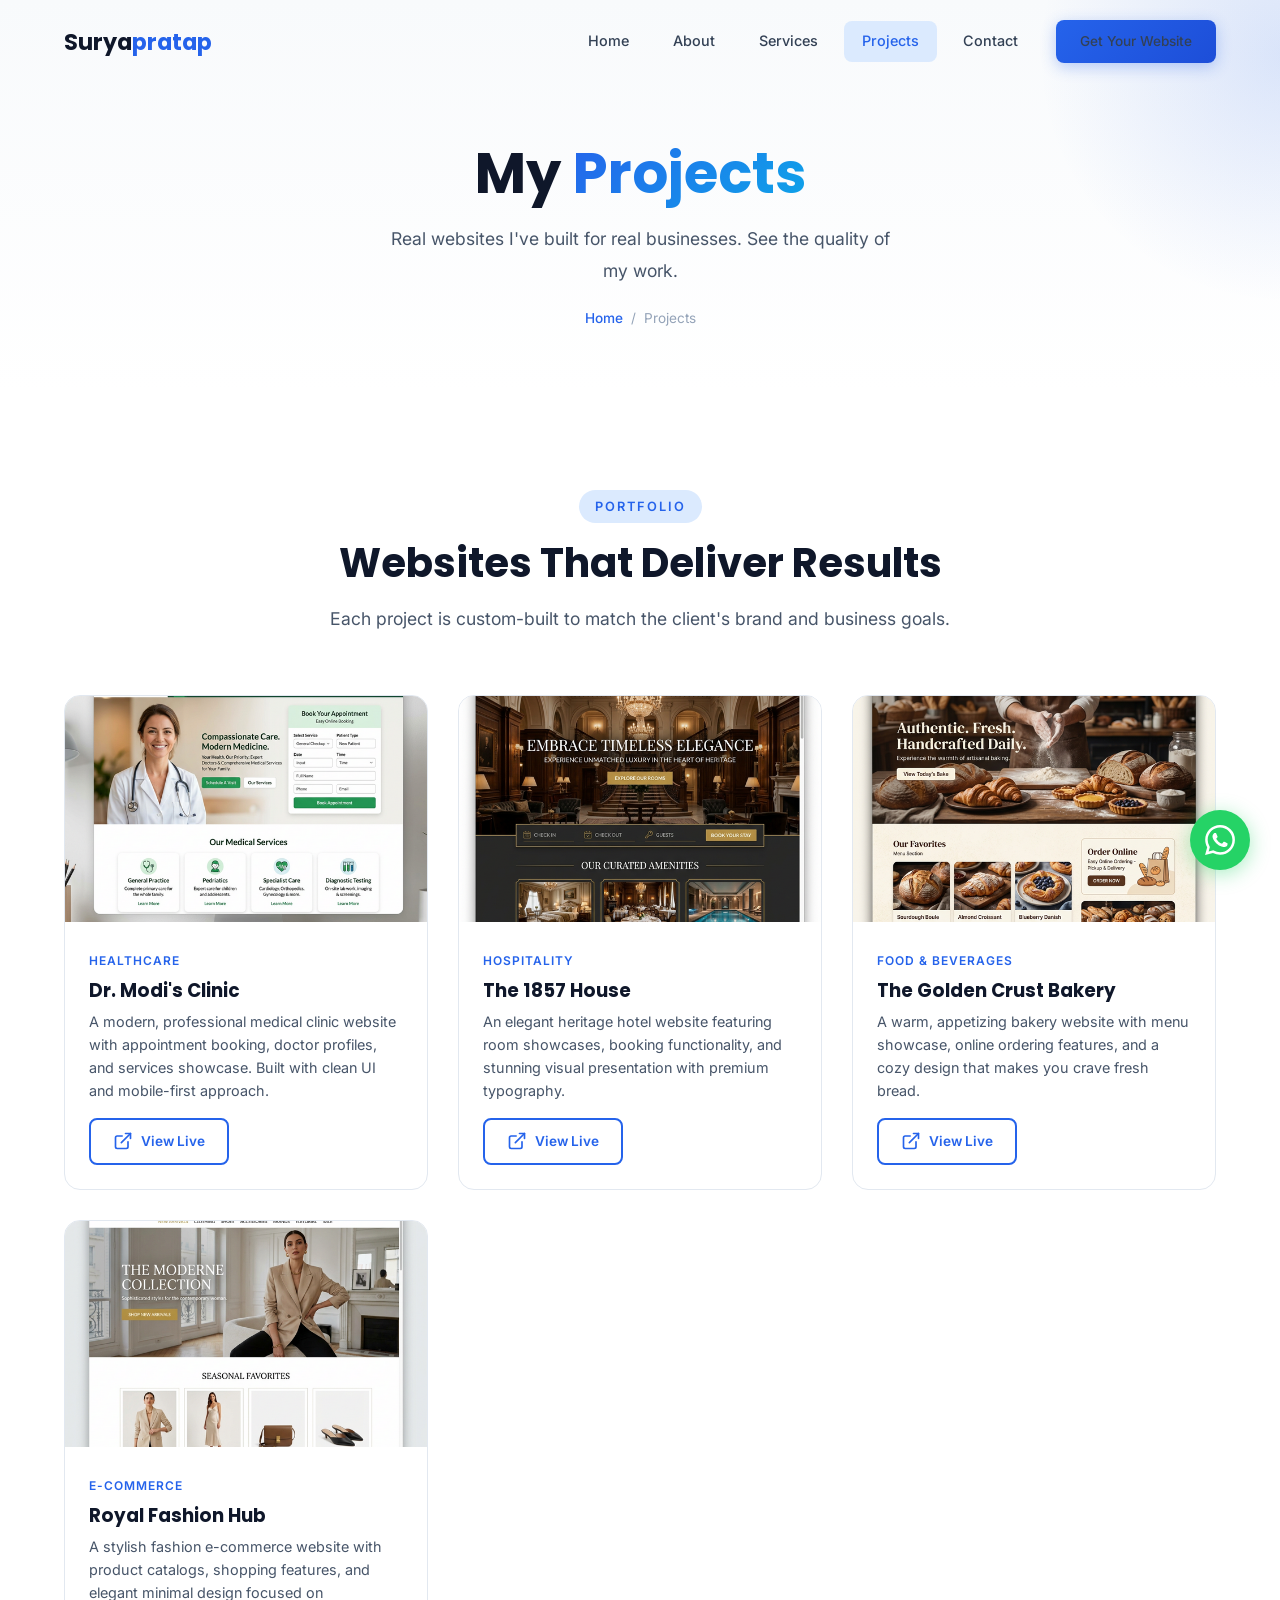
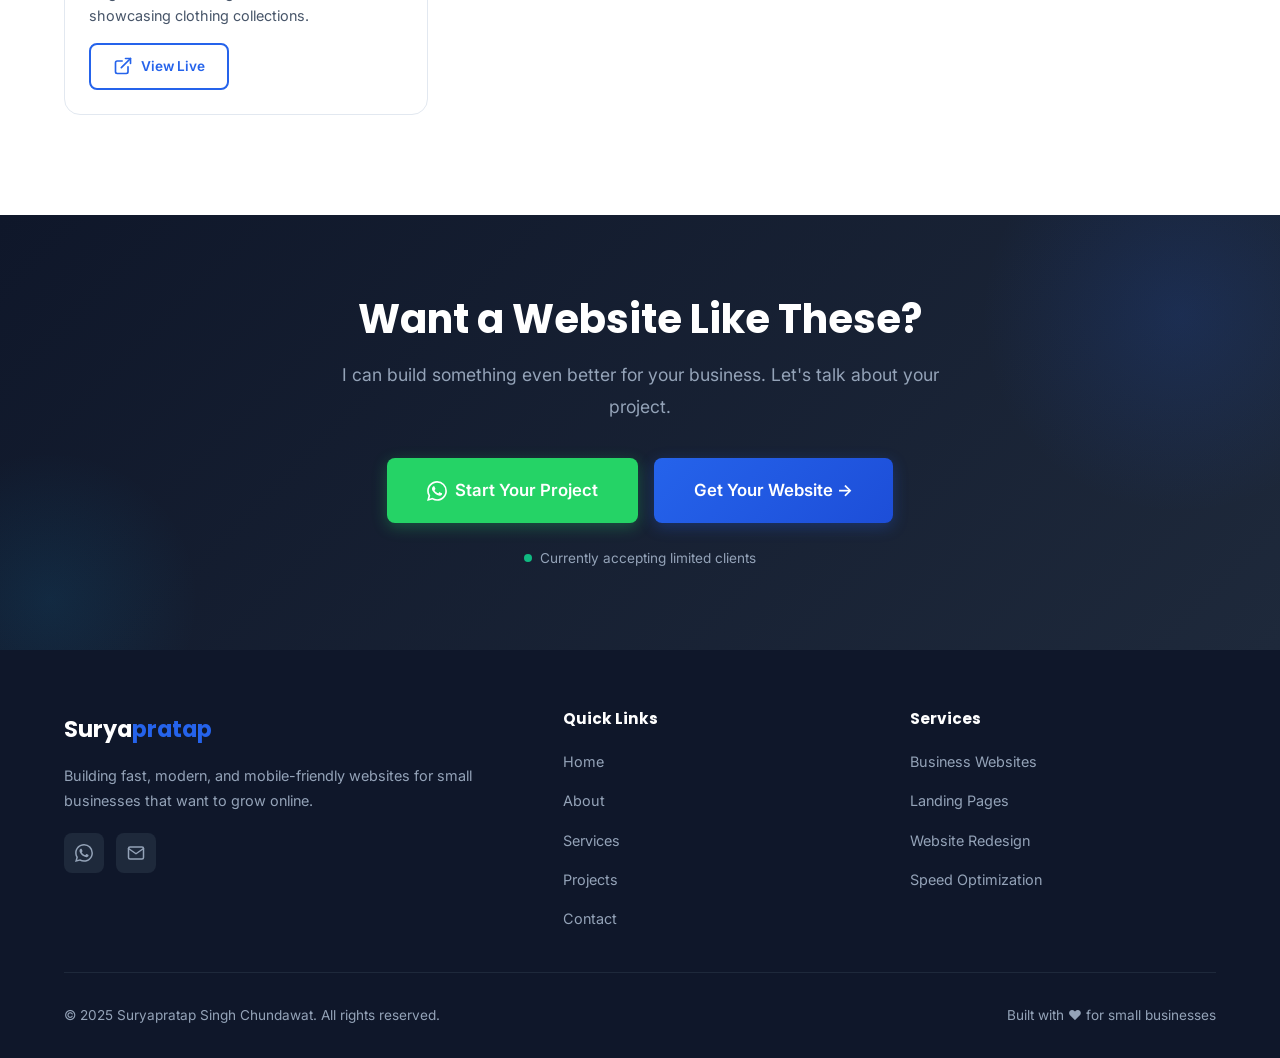
<file: projects.html>
<!DOCTYPE html>
<html lang="en">
<head>
  <meta charset="UTF-8">
  <meta name="viewport" content="width=device-width, initial-scale=1.0">
  <title>Projects | Suryapratap Singh Chundawat — Web Developer</title>
  <meta name="description" content="View my portfolio of professional websites built for small businesses. Real projects, real results.">
  <meta name="author" content="Suryapratap Singh Chundawat">

  <!-- Fonts -->
  <link rel="preconnect" href="https://fonts.googleapis.com">
  <link rel="preconnect" href="https://fonts.gstatic.com" crossorigin>
  <link href="https://fonts.googleapis.com/css2?family=Inter:wght@400;500;600;700&family=Poppins:wght@600;700;800&display=swap" rel="stylesheet">

  <!-- CSS -->
  <link rel="stylesheet" href="css/style.css">
</head>
<body>

  <!-- Page Loader -->
  <div class="page-loader" id="pageLoader">
    <div class="loader-spinner"></div>
  </div>

  <!-- Navbar -->
  <nav class="navbar" id="navbar">
    <div class="container">
      <a href="index.html" class="nav-logo">Surya<span>pratap</span></a>
      <div class="nav-links" id="navLinks">
        <a href="index.html">Home</a>
        <a href="about.html">About</a>
        <a href="services.html">Services</a>
        <a href="projects.html" class="active">Projects</a>
        <a href="contact.html">Contact</a>
        <div class="nav-cta">
          <a href="contact.html" class="btn btn-primary btn-sm">Get Your Website</a>
        </div>
      </div>
      <button class="nav-toggle" id="navToggle" aria-label="Toggle menu">
        <span></span><span></span><span></span>
      </button>
    </div>
  </nav>
  <div class="nav-overlay" id="navOverlay"></div>

  <!-- Page Header -->
  <section class="page-header">
    <div class="container">
      <h1>My <span class="text-gradient">Projects</span></h1>
      <p>Real websites I've built for real businesses. See the quality of my work.</p>
      <div class="breadcrumb">
        <a href="index.html">Home</a>
        <span>/</span>
        <span>Projects</span>
      </div>
    </div>
  </section>

  <!-- Projects Section -->
  <section class="section">
    <div class="container">
      <div class="section-header reveal">
        <span class="section-label">Portfolio</span>
        <h2>Websites That Deliver Results</h2>
        <p>Each project is custom-built to match the client's brand and business goals.</p>
      </div>
      <div class="projects-grid" id="projectsGrid">
        <!-- Projects loaded dynamically via JavaScript -->
      </div>
      <div id="noProjects" style="display: none; text-align: center; padding: 60px 20px;">
        <p style="font-size: 1.1rem; color: var(--gray-400);">No projects found. Check back soon!</p>
      </div>
    </div>
  </section>

  <!-- CTA Section -->
  <section class="cta-section">
    <div class="container">
      <div class="cta-content reveal">
        <h2>Want a Website Like These?</h2>
        <p>I can build something even better for your business. Let's talk about your project.</p>
        <div class="cta-buttons">
          <a href="https://wa.me/918107703933?text=Hi%20Suryapratap,%20I%20saw%20your%20projects%20and%20I%20need%20a%20website" class="btn btn-whatsapp btn-lg" target="_blank">
            <svg width="20" height="20" viewBox="0 0 24 24" fill="currentColor"><path d="M17.472 14.382c-.297-.149-1.758-.867-2.03-.967-.273-.099-.471-.148-.67.15-.197.297-.767.966-.94 1.164-.173.199-.347.223-.644.075-.297-.15-1.255-.463-2.39-1.475-.883-.788-1.48-1.761-1.653-2.059-.173-.297-.018-.458.13-.606.134-.133.298-.347.446-.52.149-.174.198-.298.298-.497.099-.198.05-.371-.025-.52-.075-.149-.669-1.612-.916-2.207-.242-.579-.487-.5-.669-.51-.173-.008-.371-.01-.57-.01-.198 0-.52.074-.792.372-.272.297-1.04 1.016-1.04 2.479 0 1.462 1.065 2.875 1.213 3.074.149.198 2.096 3.2 5.077 4.487.709.306 1.262.489 1.694.625.712.227 1.36.195 1.871.118.571-.085 1.758-.719 2.006-1.413.248-.694.248-1.289.173-1.413-.074-.124-.272-.198-.57-.347m-5.421 7.403h-.004a9.87 9.87 0 01-5.031-1.378l-.361-.214-3.741.982.998-3.648-.235-.374a9.86 9.86 0 01-1.51-5.26c.001-5.45 4.436-9.884 9.888-9.884 2.64 0 5.122 1.03 6.988 2.898a9.825 9.825 0 012.893 6.994c-.003 5.45-4.437 9.884-9.885 9.884m8.413-18.297A11.815 11.815 0 0012.05 0C5.495 0 .16 5.335.157 11.892c0 2.096.547 4.142 1.588 5.945L.057 24l6.305-1.654a11.882 11.882 0 005.683 1.448h.005c6.554 0 11.89-5.335 11.893-11.893a11.821 11.821 0 00-3.48-8.413z"/></svg>
            Start Your Project
          </a>
          <a href="contact.html" class="btn btn-primary btn-lg">Get Your Website →</a>
        </div>
        <div class="cta-availability">
          <span class="dot"></span>
          Currently accepting limited clients
        </div>
      </div>
    </div>
  </section>

  <!-- Footer -->
  <footer class="footer">
    <div class="container">
      <div class="footer-grid">
        <div class="footer-brand">
          <a href="index.html" class="nav-logo">Surya<span>pratap</span></a>
          <p>Building fast, modern, and mobile-friendly websites for small businesses that want to grow online.</p>
          <div class="footer-social">
            <a href="https://wa.me/918107703933" target="_blank" aria-label="WhatsApp">
              <svg width="18" height="18" viewBox="0 0 24 24" fill="currentColor"><path d="M17.472 14.382c-.297-.149-1.758-.867-2.03-.967-.273-.099-.471-.148-.67.15-.197.297-.767.966-.94 1.164-.173.199-.347.223-.644.075-.297-.15-1.255-.463-2.39-1.475-.883-.788-1.48-1.761-1.653-2.059-.173-.297-.018-.458.13-.606.134-.133.298-.347.446-.52.149-.174.198-.298.298-.497.099-.198.05-.371-.025-.52-.075-.149-.669-1.612-.916-2.207-.242-.579-.487-.5-.669-.51-.173-.008-.371-.01-.57-.01-.198 0-.52.074-.792.372-.272.297-1.04 1.016-1.04 2.479 0 1.462 1.065 2.875 1.213 3.074.149.198 2.096 3.2 5.077 4.487.709.306 1.262.489 1.694.625.712.227 1.36.195 1.871.118.571-.085 1.758-.719 2.006-1.413.248-.694.248-1.289.173-1.413-.074-.124-.272-.198-.57-.347m-5.421 7.403h-.004a9.87 9.87 0 01-5.031-1.378l-.361-.214-3.741.982.998-3.648-.235-.374a9.86 9.86 0 01-1.51-5.26c.001-5.45 4.436-9.884 9.888-9.884 2.64 0 5.122 1.03 6.988 2.898a9.825 9.825 0 012.893 6.994c-.003 5.45-4.437 9.884-9.885 9.884m8.413-18.297A11.815 11.815 0 0012.05 0C5.495 0 .16 5.335.157 11.892c0 2.096.547 4.142 1.588 5.945L.057 24l6.305-1.654a11.882 11.882 0 005.683 1.448h.005c6.554 0 11.89-5.335 11.893-11.893a11.821 11.821 0 00-3.48-8.413z"/></svg>
            </a>
            <a href="mailto:suryaprathap1234qw@gmail.com" aria-label="Email">
              <svg width="18" height="18" viewBox="0 0 24 24" fill="none" stroke="currentColor" stroke-width="2" stroke-linecap="round" stroke-linejoin="round"><path d="M4 4h16c1.1 0 2 .9 2 2v12c0 1.1-.9 2-2 2H4c-1.1 0-2-.9-2-2V6c0-1.1.9-2 2-2z"/><polyline points="22,6 12,13 2,6"/></svg>
            </a>
          </div>
        </div>
        <div class="footer-links">
          <h4>Quick Links</h4>
          <ul>
            <li><a href="index.html">Home</a></li>
            <li><a href="about.html">About</a></li>
            <li><a href="services.html">Services</a></li>
            <li><a href="projects.html">Projects</a></li>
            <li><a href="contact.html">Contact</a></li>
          </ul>
        </div>
        <div class="footer-links">
          <h4>Services</h4>
          <ul>
            <li><a href="services.html">Business Websites</a></li>
            <li><a href="services.html">Landing Pages</a></li>
            <li><a href="services.html">Website Redesign</a></li>
            <li><a href="services.html">Speed Optimization</a></li>
          </ul>
        </div>
      </div>
      <div class="footer-bottom">
        <p>&copy; 2025 Suryapratap Singh Chundawat. All rights reserved.</p>
        <p>Built with ❤️ for small businesses</p>
      </div>
    </div>
  </footer>

  <!-- Floating WhatsApp Button -->
  <a href="https://wa.me/918107703933?text=Hi%20Suryapratap,%20I%20need%20a%20website%20for%20my%20business" class="whatsapp-float" target="_blank" aria-label="Chat on WhatsApp">
    <svg viewBox="0 0 24 24" fill="white"><path d="M17.472 14.382c-.297-.149-1.758-.867-2.03-.967-.273-.099-.471-.148-.67.15-.197.297-.767.966-.94 1.164-.173.199-.347.223-.644.075-.297-.15-1.255-.463-2.39-1.475-.883-.788-1.48-1.761-1.653-2.059-.173-.297-.018-.458.13-.606.134-.133.298-.347.446-.52.149-.174.198-.298.298-.497.099-.198.05-.371-.025-.52-.075-.149-.669-1.612-.916-2.207-.242-.579-.487-.5-.669-.51-.173-.008-.371-.01-.57-.01-.198 0-.52.074-.792.372-.272.297-1.04 1.016-1.04 2.479 0 1.462 1.065 2.875 1.213 3.074.149.198 2.096 3.2 5.077 4.487.709.306 1.262.489 1.694.625.712.227 1.36.195 1.871.118.571-.085 1.758-.719 2.006-1.413.248-.694.248-1.289.173-1.413-.074-.124-.272-.198-.57-.347m-5.421 7.403h-.004a9.87 9.87 0 01-5.031-1.378l-.361-.214-3.741.982.998-3.648-.235-.374a9.86 9.86 0 01-1.51-5.26c.001-5.45 4.436-9.884 9.888-9.884 2.64 0 5.122 1.03 6.988 2.898a9.825 9.825 0 012.893 6.994c-.003 5.45-4.437 9.884-9.885 9.884m8.413-18.297A11.815 11.815 0 0012.05 0C5.495 0 .16 5.335.157 11.892c0 2.096.547 4.142 1.588 5.945L.057 24l6.305-1.654a11.882 11.882 0 005.683 1.448h.005c6.554 0 11.89-5.335 11.893-11.893a11.821 11.821 0 00-3.48-8.413z"/></svg>
  </a>

  <script src="js/main.js"></script>
  <script src="js/projects.js"></script>
</body>
</html>
</file>
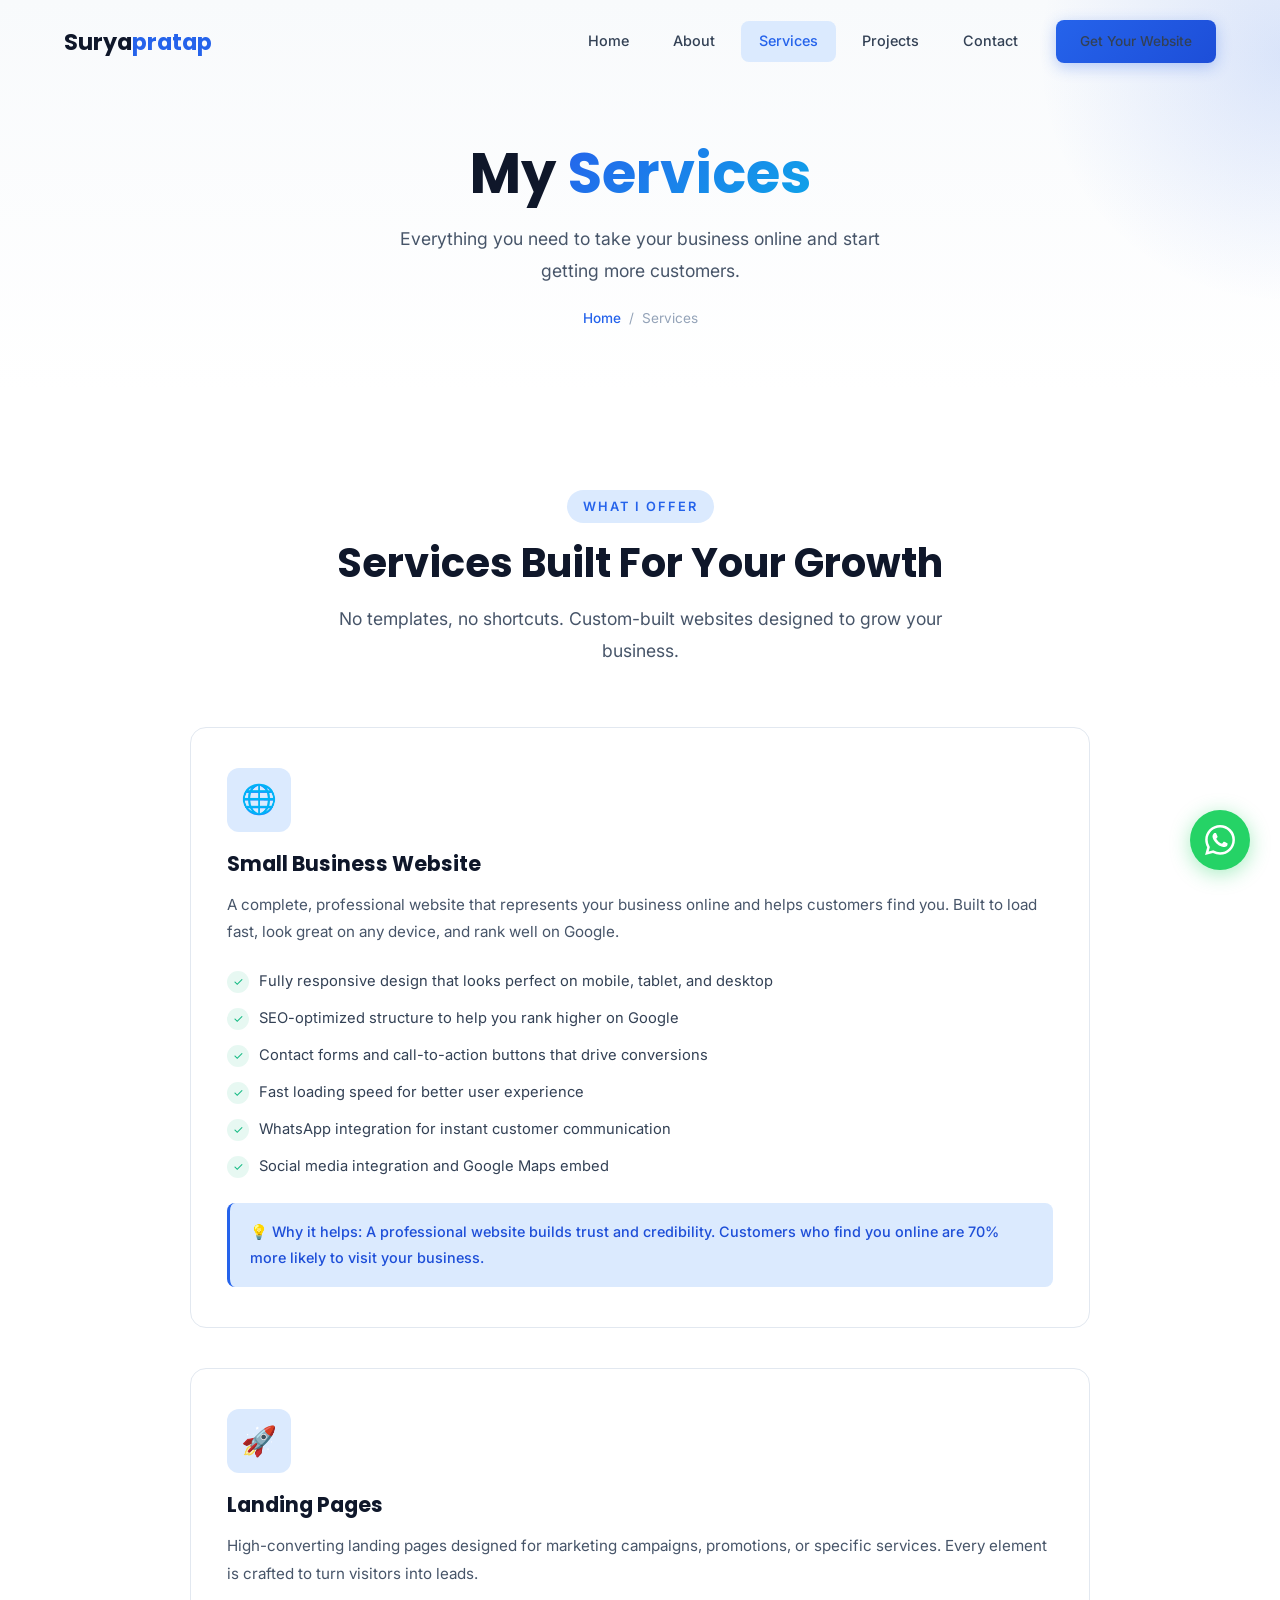
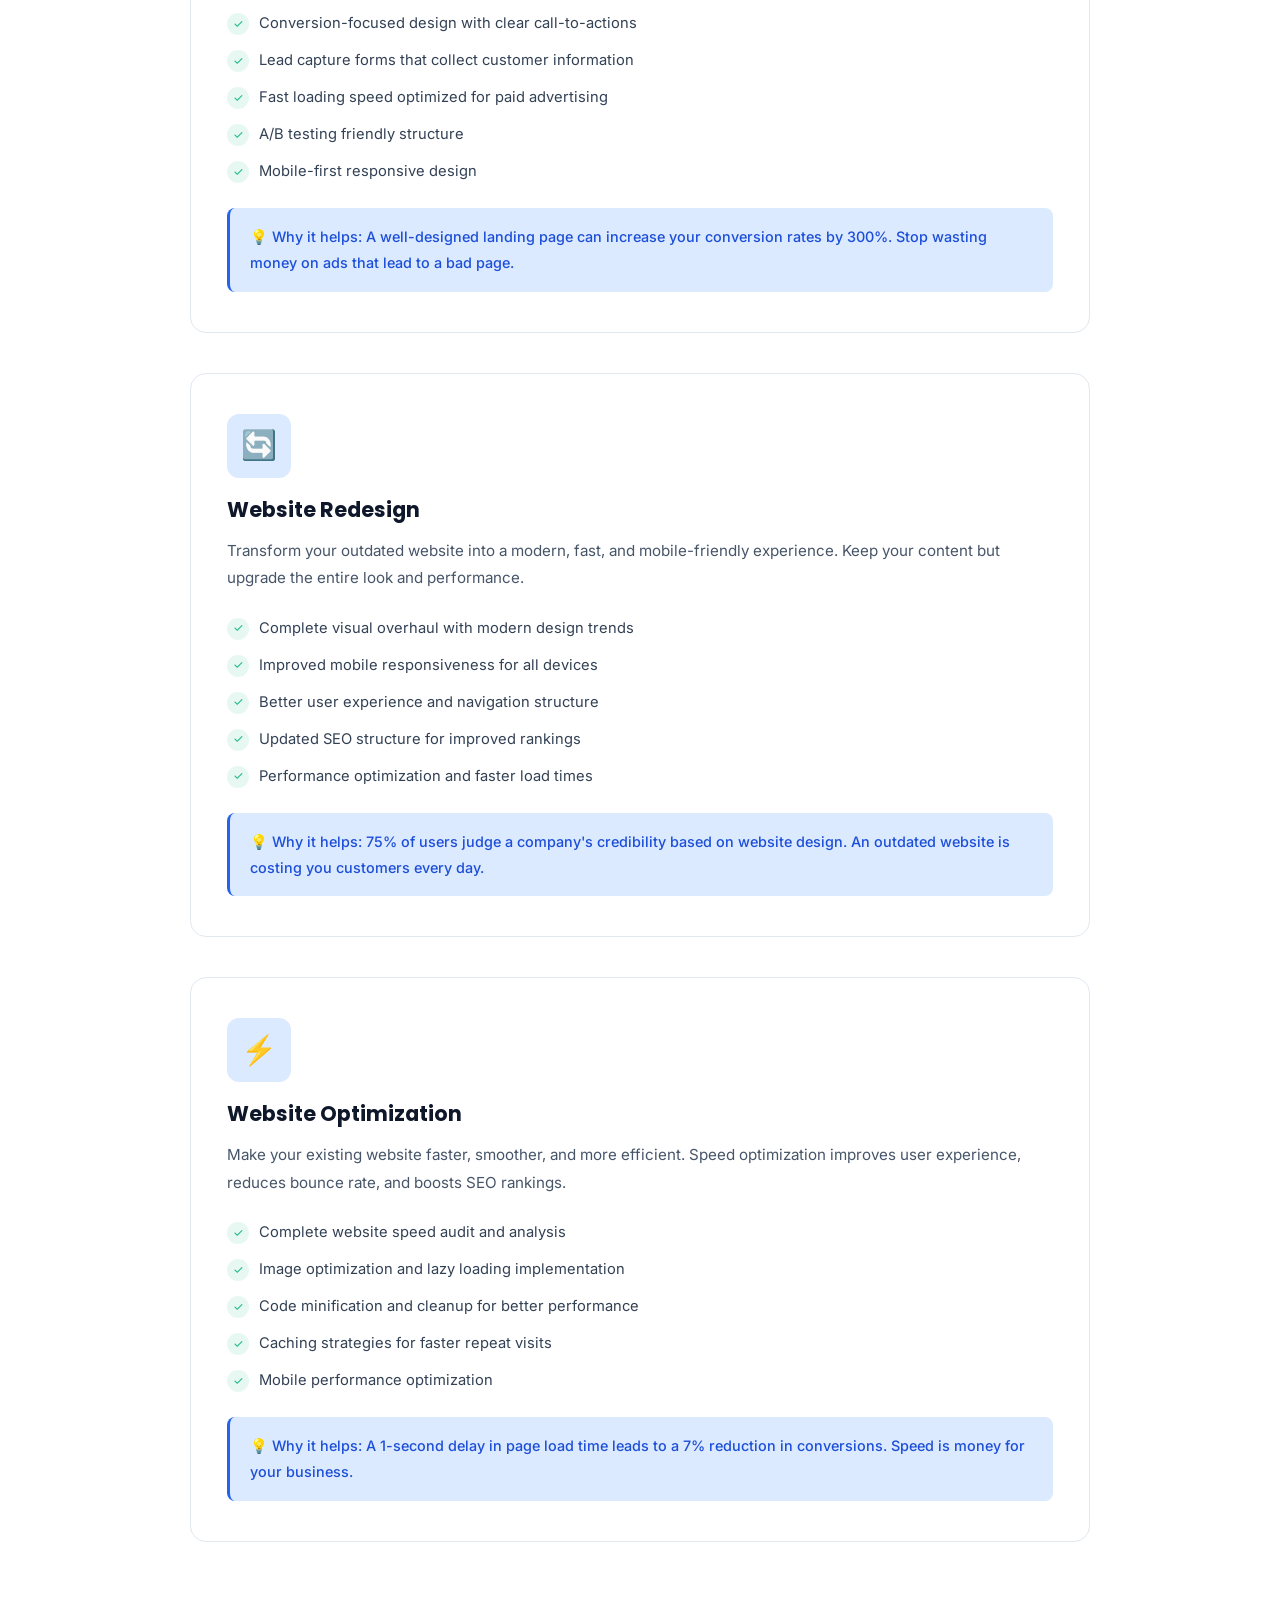
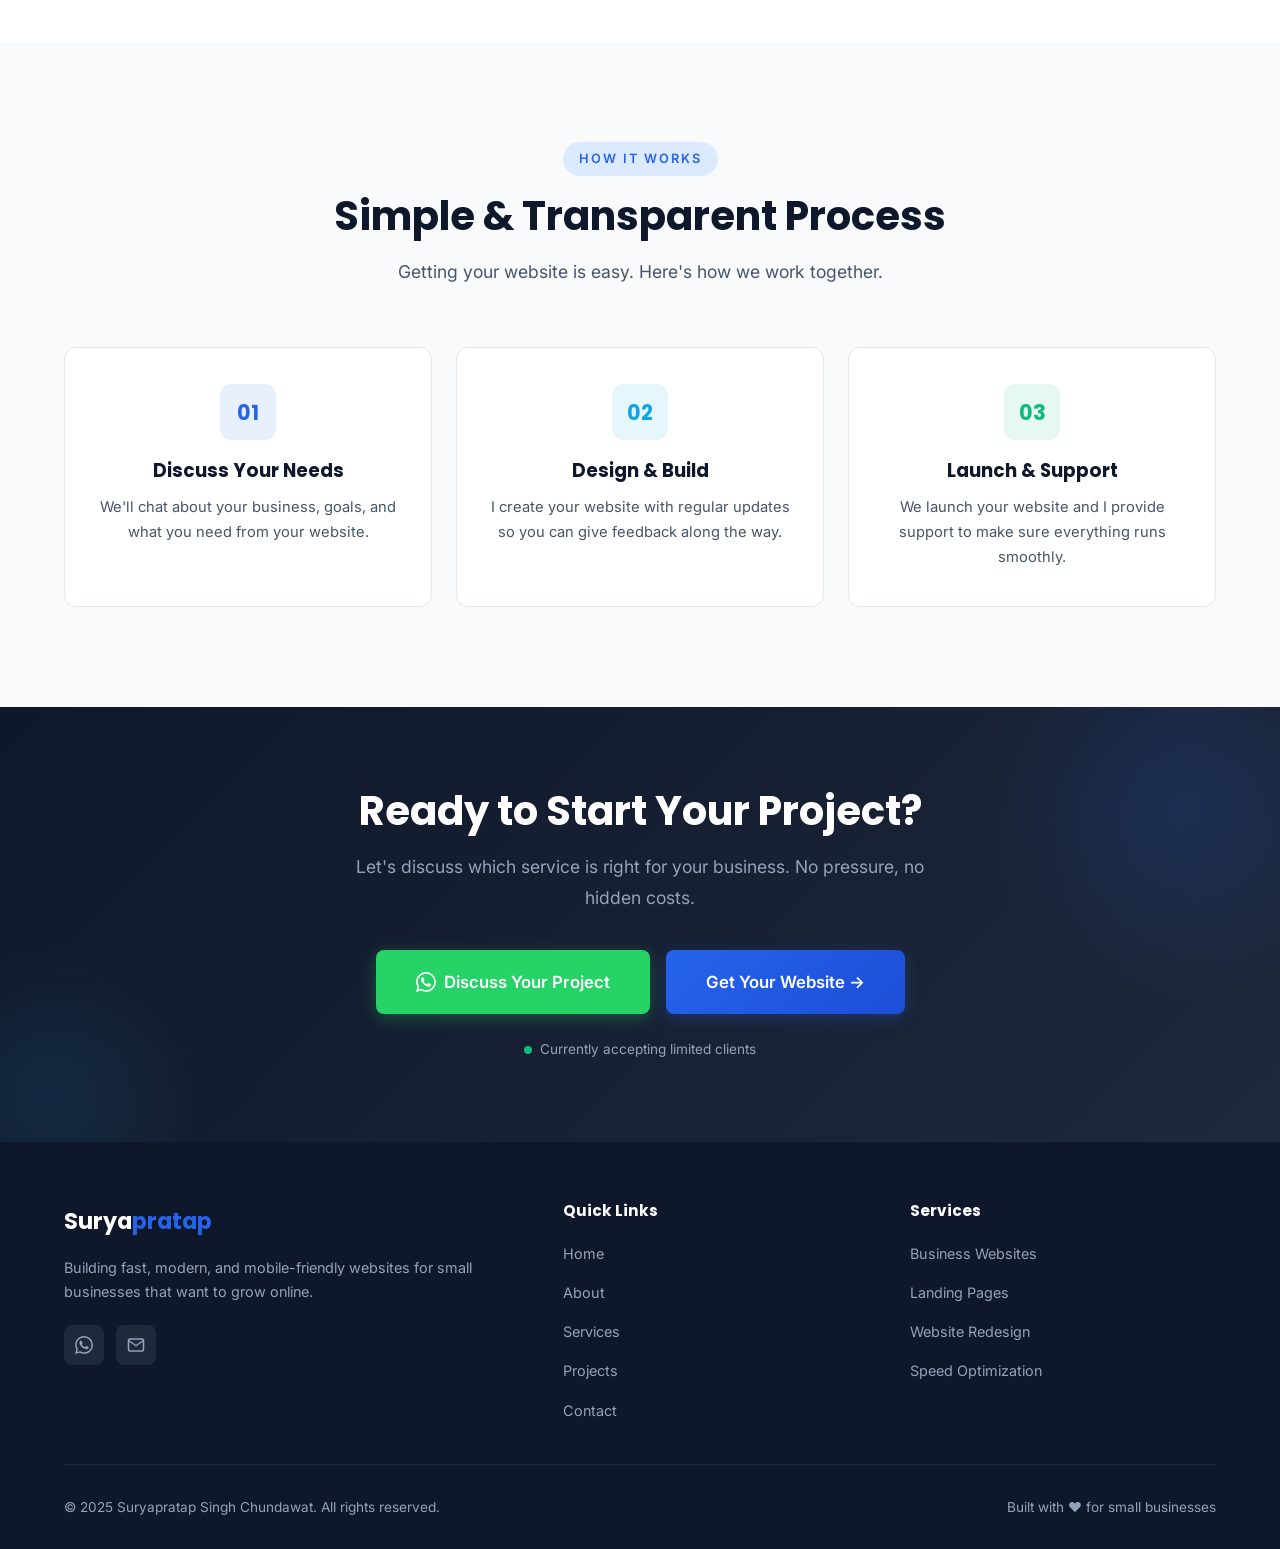
<file: services.html>
<!DOCTYPE html>
<html lang="en">
<head>
  <meta charset="UTF-8">
  <meta name="viewport" content="width=device-width, initial-scale=1.0">
  <title>Services | Suryapratap Singh Chundawat — Web Developer</title>
  <meta name="description" content="Professional web development services: business websites, landing pages, website redesign, and speed optimization for small businesses.">
  <meta name="author" content="Suryapratap Singh Chundawat">

  <!-- Fonts -->
  <link rel="preconnect" href="https://fonts.googleapis.com">
  <link rel="preconnect" href="https://fonts.gstatic.com" crossorigin>
  <link href="https://fonts.googleapis.com/css2?family=Inter:wght@400;500;600;700&family=Poppins:wght@600;700;800&display=swap" rel="stylesheet">

  <!-- CSS -->
  <link rel="stylesheet" href="css/style.css">
</head>
<body>

  <!-- Page Loader -->
  <div class="page-loader" id="pageLoader">
    <div class="loader-spinner"></div>
  </div>

  <!-- Navbar -->
  <nav class="navbar" id="navbar">
    <div class="container">
      <a href="index.html" class="nav-logo">Surya<span>pratap</span></a>
      <div class="nav-links" id="navLinks">
        <a href="index.html">Home</a>
        <a href="about.html">About</a>
        <a href="services.html" class="active">Services</a>
        <a href="projects.html">Projects</a>
        <a href="contact.html">Contact</a>
        <div class="nav-cta">
          <a href="contact.html" class="btn btn-primary btn-sm">Get Your Website</a>
        </div>
      </div>
      <button class="nav-toggle" id="navToggle" aria-label="Toggle menu">
        <span></span><span></span><span></span>
      </button>
    </div>
  </nav>
  <div class="nav-overlay" id="navOverlay"></div>

  <!-- Page Header -->
  <section class="page-header">
    <div class="container">
      <h1>My <span class="text-gradient">Services</span></h1>
      <p>Everything you need to take your business online and start getting more customers.</p>
      <div class="breadcrumb">
        <a href="index.html">Home</a>
        <span>/</span>
        <span>Services</span>
      </div>
    </div>
  </section>

  <!-- Services Section -->
  <section class="section">
    <div class="container">
      <div class="section-header reveal">
        <span class="section-label">What I Offer</span>
        <h2>Services Built For Your Growth</h2>
        <p>No templates, no shortcuts. Custom-built websites designed to grow your business.</p>
      </div>

      <div style="display: grid; gap: 40px; max-width: 900px; margin: 0 auto;">
        <!-- Service 1: Small Business Website -->
        <div class="service-detail-card reveal">
          <div class="service-icon">🌐</div>
          <h3>Small Business Website</h3>
          <p class="service-desc">A complete, professional website that represents your business online and helps customers find you. Built to load fast, look great on any device, and rank well on Google.</p>
          <ul class="feature-list">
            <li>
              <span class="check-icon">✓</span>
              <span>Fully responsive design that looks perfect on mobile, tablet, and desktop</span>
            </li>
            <li>
              <span class="check-icon">✓</span>
              <span>SEO-optimized structure to help you rank higher on Google</span>
            </li>
            <li>
              <span class="check-icon">✓</span>
              <span>Contact forms and call-to-action buttons that drive conversions</span>
            </li>
            <li>
              <span class="check-icon">✓</span>
              <span>Fast loading speed for better user experience</span>
            </li>
            <li>
              <span class="check-icon">✓</span>
              <span>WhatsApp integration for instant customer communication</span>
            </li>
            <li>
              <span class="check-icon">✓</span>
              <span>Social media integration and Google Maps embed</span>
            </li>
          </ul>
          <div class="service-benefit">
            <p>💡 Why it helps: A professional website builds trust and credibility. Customers who find you online are 70% more likely to visit your business.</p>
          </div>
        </div>

        <!-- Service 2: Landing Pages -->
        <div class="service-detail-card reveal">
          <div class="service-icon">🚀</div>
          <h3>Landing Pages</h3>
          <p class="service-desc">High-converting landing pages designed for marketing campaigns, promotions, or specific services. Every element is crafted to turn visitors into leads.</p>
          <ul class="feature-list">
            <li>
              <span class="check-icon">✓</span>
              <span>Conversion-focused design with clear call-to-actions</span>
            </li>
            <li>
              <span class="check-icon">✓</span>
              <span>Lead capture forms that collect customer information</span>
            </li>
            <li>
              <span class="check-icon">✓</span>
              <span>Fast loading speed optimized for paid advertising</span>
            </li>
            <li>
              <span class="check-icon">✓</span>
              <span>A/B testing friendly structure</span>
            </li>
            <li>
              <span class="check-icon">✓</span>
              <span>Mobile-first responsive design</span>
            </li>
          </ul>
          <div class="service-benefit">
            <p>💡 Why it helps: A well-designed landing page can increase your conversion rates by 300%. Stop wasting money on ads that lead to a bad page.</p>
          </div>
        </div>

        <!-- Service 3: Website Redesign -->
        <div class="service-detail-card reveal">
          <div class="service-icon">🔄</div>
          <h3>Website Redesign</h3>
          <p class="service-desc">Transform your outdated website into a modern, fast, and mobile-friendly experience. Keep your content but upgrade the entire look and performance.</p>
          <ul class="feature-list">
            <li>
              <span class="check-icon">✓</span>
              <span>Complete visual overhaul with modern design trends</span>
            </li>
            <li>
              <span class="check-icon">✓</span>
              <span>Improved mobile responsiveness for all devices</span>
            </li>
            <li>
              <span class="check-icon">✓</span>
              <span>Better user experience and navigation structure</span>
            </li>
            <li>
              <span class="check-icon">✓</span>
              <span>Updated SEO structure for improved rankings</span>
            </li>
            <li>
              <span class="check-icon">✓</span>
              <span>Performance optimization and faster load times</span>
            </li>
          </ul>
          <div class="service-benefit">
            <p>💡 Why it helps: 75% of users judge a company's credibility based on website design. An outdated website is costing you customers every day.</p>
          </div>
        </div>

        <!-- Service 4: Website Optimization -->
        <div class="service-detail-card reveal">
          <div class="service-icon">⚡</div>
          <h3>Website Optimization</h3>
          <p class="service-desc">Make your existing website faster, smoother, and more efficient. Speed optimization improves user experience, reduces bounce rate, and boosts SEO rankings.</p>
          <ul class="feature-list">
            <li>
              <span class="check-icon">✓</span>
              <span>Complete website speed audit and analysis</span>
            </li>
            <li>
              <span class="check-icon">✓</span>
              <span>Image optimization and lazy loading implementation</span>
            </li>
            <li>
              <span class="check-icon">✓</span>
              <span>Code minification and cleanup for better performance</span>
            </li>
            <li>
              <span class="check-icon">✓</span>
              <span>Caching strategies for faster repeat visits</span>
            </li>
            <li>
              <span class="check-icon">✓</span>
              <span>Mobile performance optimization</span>
            </li>
          </ul>
          <div class="service-benefit">
            <p>💡 Why it helps: A 1-second delay in page load time leads to a 7% reduction in conversions. Speed is money for your business.</p>
          </div>
        </div>
      </div>
    </div>
  </section>

  <!-- Process Section -->
  <section class="section services-section">
    <div class="container">
      <div class="section-header reveal">
        <span class="section-label">How It Works</span>
        <h2>Simple & Transparent Process</h2>
        <p>Getting your website is easy. Here's how we work together.</p>
      </div>
      <div class="services-grid">
        <div class="service-card reveal reveal-delay-1" style="text-align: center;">
          <div class="service-icon" style="margin: 0 auto 20px; background: rgba(37, 99, 235, 0.1); color: var(--primary); font-size: 1.3rem; font-weight: 700; font-family: var(--font-heading);">01</div>
          <h3>Discuss Your Needs</h3>
          <p>We'll chat about your business, goals, and what you need from your website.</p>
        </div>
        <div class="service-card reveal reveal-delay-2" style="text-align: center;">
          <div class="service-icon" style="margin: 0 auto 20px; background: rgba(14, 165, 233, 0.1); color: var(--accent); font-size: 1.3rem; font-weight: 700; font-family: var(--font-heading);">02</div>
          <h3>Design & Build</h3>
          <p>I create your website with regular updates so you can give feedback along the way.</p>
        </div>
        <div class="service-card reveal reveal-delay-3" style="text-align: center;">
          <div class="service-icon" style="margin: 0 auto 20px; background: rgba(16, 185, 129, 0.1); color: var(--success); font-size: 1.3rem; font-weight: 700; font-family: var(--font-heading);">03</div>
          <h3>Launch & Support</h3>
          <p>We launch your website and I provide support to make sure everything runs smoothly.</p>
        </div>
      </div>
    </div>
  </section>

  <!-- CTA Section -->
  <section class="cta-section">
    <div class="container">
      <div class="cta-content reveal">
        <h2>Ready to Start Your Project?</h2>
        <p>Let's discuss which service is right for your business. No pressure, no hidden costs.</p>
        <div class="cta-buttons">
          <a href="https://wa.me/918107703933?text=Hi%20Suryapratap,%20I'm%20interested%20in%20your%20services" class="btn btn-whatsapp btn-lg" target="_blank">
            <svg width="20" height="20" viewBox="0 0 24 24" fill="currentColor"><path d="M17.472 14.382c-.297-.149-1.758-.867-2.03-.967-.273-.099-.471-.148-.67.15-.197.297-.767.966-.94 1.164-.173.199-.347.223-.644.075-.297-.15-1.255-.463-2.39-1.475-.883-.788-1.48-1.761-1.653-2.059-.173-.297-.018-.458.13-.606.134-.133.298-.347.446-.52.149-.174.198-.298.298-.497.099-.198.05-.371-.025-.52-.075-.149-.669-1.612-.916-2.207-.242-.579-.487-.5-.669-.51-.173-.008-.371-.01-.57-.01-.198 0-.52.074-.792.372-.272.297-1.04 1.016-1.04 2.479 0 1.462 1.065 2.875 1.213 3.074.149.198 2.096 3.2 5.077 4.487.709.306 1.262.489 1.694.625.712.227 1.36.195 1.871.118.571-.085 1.758-.719 2.006-1.413.248-.694.248-1.289.173-1.413-.074-.124-.272-.198-.57-.347m-5.421 7.403h-.004a9.87 9.87 0 01-5.031-1.378l-.361-.214-3.741.982.998-3.648-.235-.374a9.86 9.86 0 01-1.51-5.26c.001-5.45 4.436-9.884 9.888-9.884 2.64 0 5.122 1.03 6.988 2.898a9.825 9.825 0 012.893 6.994c-.003 5.45-4.437 9.884-9.885 9.884m8.413-18.297A11.815 11.815 0 0012.05 0C5.495 0 .16 5.335.157 11.892c0 2.096.547 4.142 1.588 5.945L.057 24l6.305-1.654a11.882 11.882 0 005.683 1.448h.005c6.554 0 11.89-5.335 11.893-11.893a11.821 11.821 0 00-3.48-8.413z"/></svg>
            Discuss Your Project
          </a>
          <a href="contact.html" class="btn btn-primary btn-lg">Get Your Website →</a>
        </div>
        <div class="cta-availability">
          <span class="dot"></span>
          Currently accepting limited clients
        </div>
      </div>
    </div>
  </section>

  <!-- Footer -->
  <footer class="footer">
    <div class="container">
      <div class="footer-grid">
        <div class="footer-brand">
          <a href="index.html" class="nav-logo">Surya<span>pratap</span></a>
          <p>Building fast, modern, and mobile-friendly websites for small businesses that want to grow online.</p>
          <div class="footer-social">
            <a href="https://wa.me/918107703933" target="_blank" aria-label="WhatsApp">
              <svg width="18" height="18" viewBox="0 0 24 24" fill="currentColor"><path d="M17.472 14.382c-.297-.149-1.758-.867-2.03-.967-.273-.099-.471-.148-.67.15-.197.297-.767.966-.94 1.164-.173.199-.347.223-.644.075-.297-.15-1.255-.463-2.39-1.475-.883-.788-1.48-1.761-1.653-2.059-.173-.297-.018-.458.13-.606.134-.133.298-.347.446-.52.149-.174.198-.298.298-.497.099-.198.05-.371-.025-.52-.075-.149-.669-1.612-.916-2.207-.242-.579-.487-.5-.669-.51-.173-.008-.371-.01-.57-.01-.198 0-.52.074-.792.372-.272.297-1.04 1.016-1.04 2.479 0 1.462 1.065 2.875 1.213 3.074.149.198 2.096 3.2 5.077 4.487.709.306 1.262.489 1.694.625.712.227 1.36.195 1.871.118.571-.085 1.758-.719 2.006-1.413.248-.694.248-1.289.173-1.413-.074-.124-.272-.198-.57-.347m-5.421 7.403h-.004a9.87 9.87 0 01-5.031-1.378l-.361-.214-3.741.982.998-3.648-.235-.374a9.86 9.86 0 01-1.51-5.26c.001-5.45 4.436-9.884 9.888-9.884 2.64 0 5.122 1.03 6.988 2.898a9.825 9.825 0 012.893 6.994c-.003 5.45-4.437 9.884-9.885 9.884m8.413-18.297A11.815 11.815 0 0012.05 0C5.495 0 .16 5.335.157 11.892c0 2.096.547 4.142 1.588 5.945L.057 24l6.305-1.654a11.882 11.882 0 005.683 1.448h.005c6.554 0 11.89-5.335 11.893-11.893a11.821 11.821 0 00-3.48-8.413z"/></svg>
            </a>
            <a href="mailto:suryaprathap1234qw@gmail.com" aria-label="Email">
              <svg width="18" height="18" viewBox="0 0 24 24" fill="none" stroke="currentColor" stroke-width="2" stroke-linecap="round" stroke-linejoin="round"><path d="M4 4h16c1.1 0 2 .9 2 2v12c0 1.1-.9 2-2 2H4c-1.1 0-2-.9-2-2V6c0-1.1.9-2 2-2z"/><polyline points="22,6 12,13 2,6"/></svg>
            </a>
          </div>
        </div>
        <div class="footer-links">
          <h4>Quick Links</h4>
          <ul>
            <li><a href="index.html">Home</a></li>
            <li><a href="about.html">About</a></li>
            <li><a href="services.html">Services</a></li>
            <li><a href="projects.html">Projects</a></li>
            <li><a href="contact.html">Contact</a></li>
          </ul>
        </div>
        <div class="footer-links">
          <h4>Services</h4>
          <ul>
            <li><a href="services.html">Business Websites</a></li>
            <li><a href="services.html">Landing Pages</a></li>
            <li><a href="services.html">Website Redesign</a></li>
            <li><a href="services.html">Speed Optimization</a></li>
          </ul>
        </div>
      </div>
      <div class="footer-bottom">
        <p>&copy; 2025 Suryapratap Singh Chundawat. All rights reserved.</p>
        <p>Built with ❤️ for small businesses</p>
      </div>
    </div>
  </footer>

  <!-- Floating WhatsApp Button -->
  <a href="https://wa.me/918107703933?text=Hi%20Suryapratap,%20I%20need%20a%20website%20for%20my%20business" class="whatsapp-float" target="_blank" aria-label="Chat on WhatsApp">
    <svg viewBox="0 0 24 24" fill="white"><path d="M17.472 14.382c-.297-.149-1.758-.867-2.03-.967-.273-.099-.471-.148-.67.15-.197.297-.767.966-.94 1.164-.173.199-.347.223-.644.075-.297-.15-1.255-.463-2.39-1.475-.883-.788-1.48-1.761-1.653-2.059-.173-.297-.018-.458.13-.606.134-.133.298-.347.446-.52.149-.174.198-.298.298-.497.099-.198.05-.371-.025-.52-.075-.149-.669-1.612-.916-2.207-.242-.579-.487-.5-.669-.51-.173-.008-.371-.01-.57-.01-.198 0-.52.074-.792.372-.272.297-1.04 1.016-1.04 2.479 0 1.462 1.065 2.875 1.213 3.074.149.198 2.096 3.2 5.077 4.487.709.306 1.262.489 1.694.625.712.227 1.36.195 1.871.118.571-.085 1.758-.719 2.006-1.413.248-.694.248-1.289.173-1.413-.074-.124-.272-.198-.57-.347m-5.421 7.403h-.004a9.87 9.87 0 01-5.031-1.378l-.361-.214-3.741.982.998-3.648-.235-.374a9.86 9.86 0 01-1.51-5.26c.001-5.45 4.436-9.884 9.888-9.884 2.64 0 5.122 1.03 6.988 2.898a9.825 9.825 0 012.893 6.994c-.003 5.45-4.437 9.884-9.885 9.884m8.413-18.297A11.815 11.815 0 0012.05 0C5.495 0 .16 5.335.157 11.892c0 2.096.547 4.142 1.588 5.945L.057 24l6.305-1.654a11.882 11.882 0 005.683 1.448h.005c6.554 0 11.89-5.335 11.893-11.893a11.821 11.821 0 00-3.48-8.413z"/></svg>
  </a>

  <script src="js/main.js"></script>
</body>
</html>
</file>
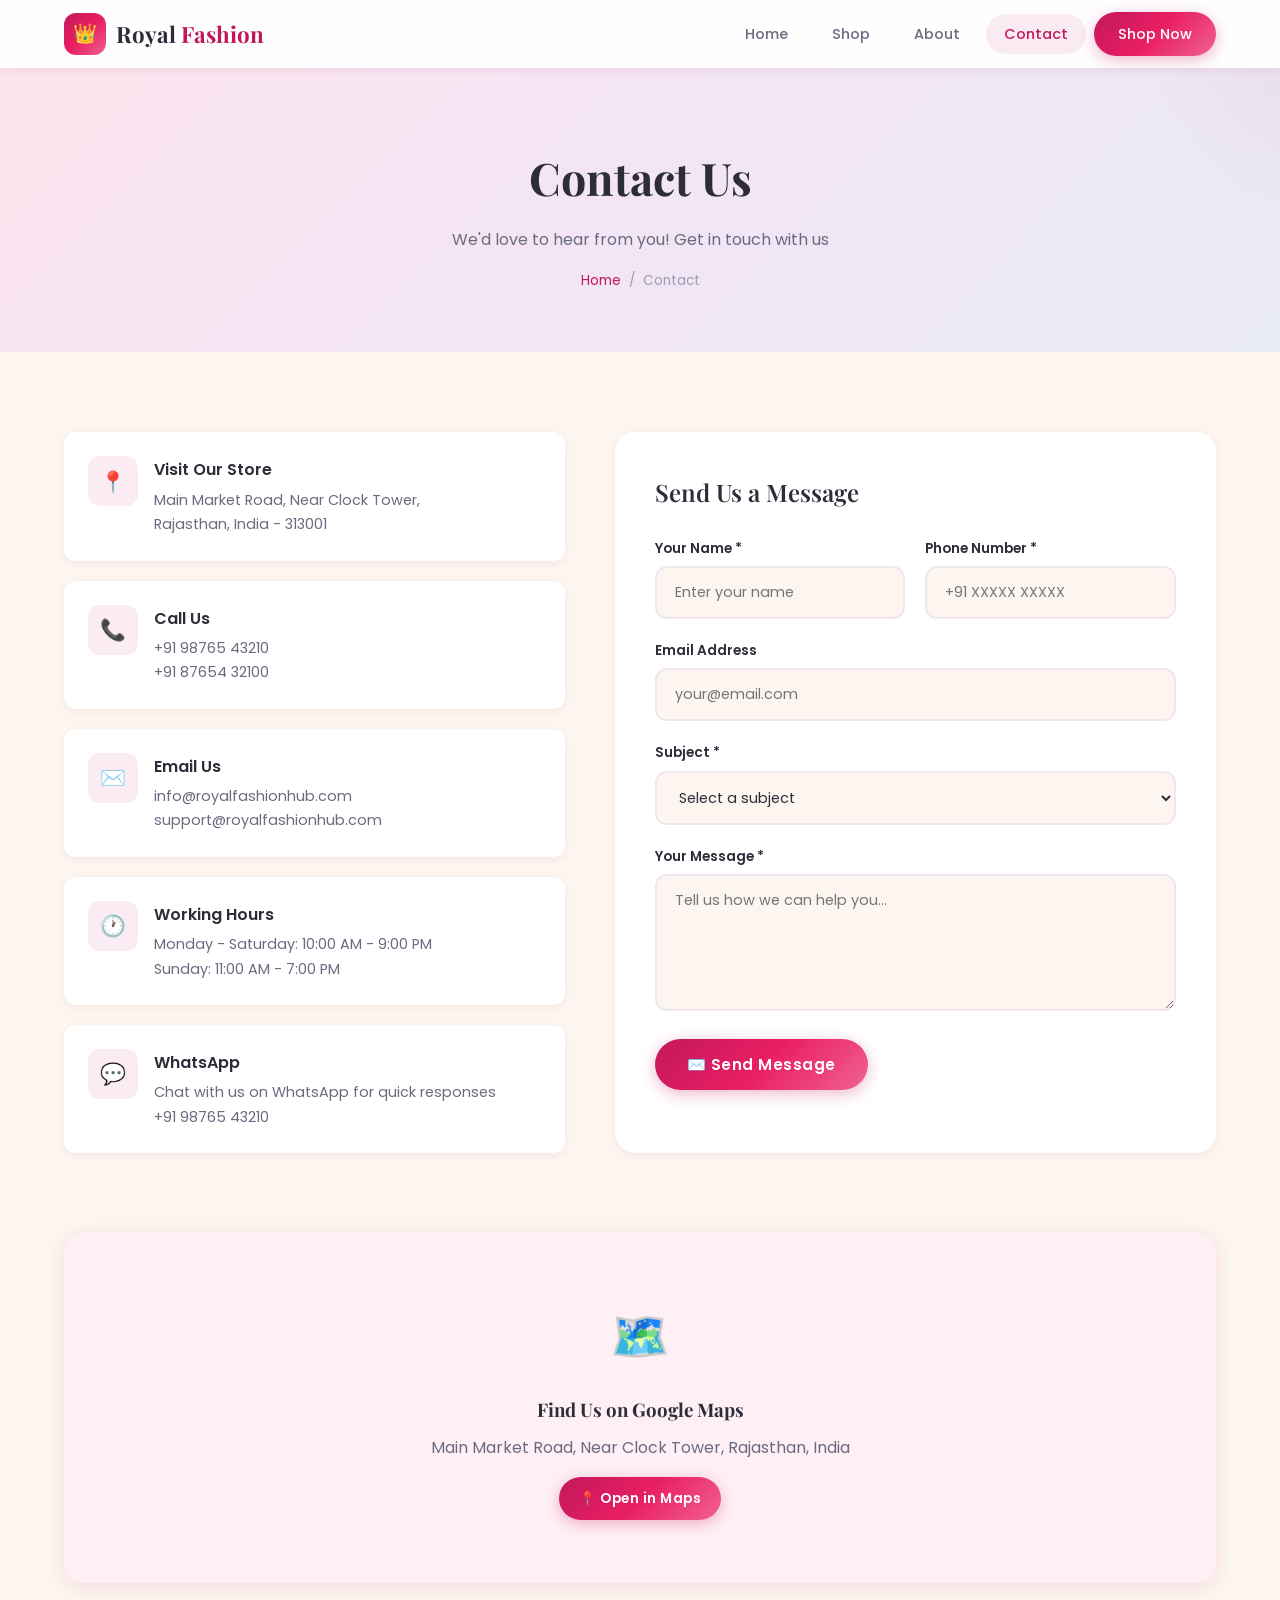
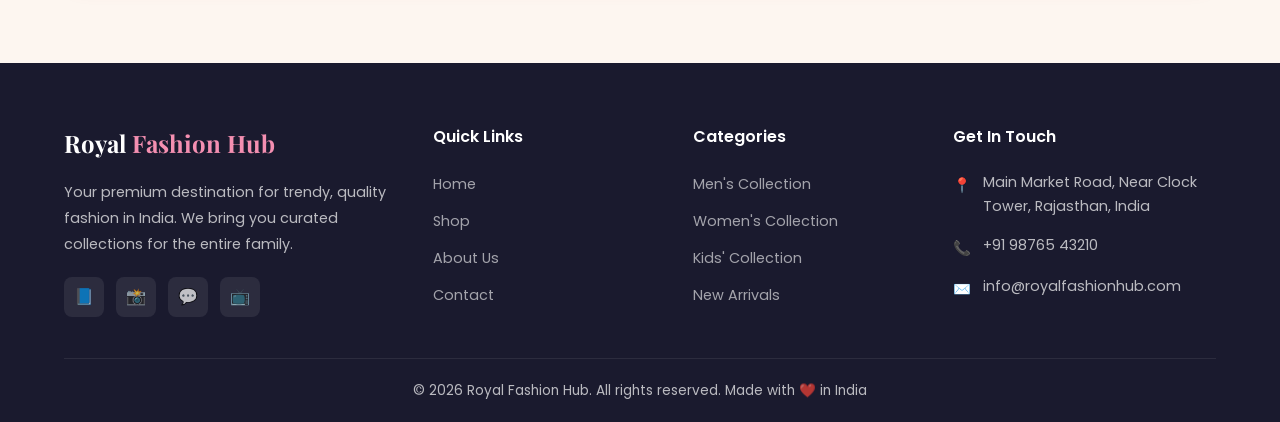
<file: demo_web/royal-fashion-hub/contact.html>
<!DOCTYPE html>
<html lang="en">

<head>
    <meta charset="UTF-8">
    <meta name="viewport" content="width=device-width, initial-scale=1.0">
    <meta name="description"
        content="Contact Royal Fashion Hub. Visit our store, call us, or send us a message. We'd love to hear from you!">
    <meta name="keywords" content="contact royal fashion hub, clothing store address, shop location, customer support">
    <meta name="author" content="Royal Fashion Hub">
    <meta name="theme-color" content="#c2185b">

    <title>Contact Us | Royal Fashion Hub</title>

    <!-- Favicon -->
    <link rel="icon"
        href="data:image/svg+xml,<svg xmlns='http://www.w3.org/2000/svg' viewBox='0 0 100 100'><text y='.9em' font-size='90'>👑</text></svg>">

    <!-- Stylesheets -->
    <link rel="stylesheet" href="css/style.css">
</head>

<body>

    <!-- ========== Loading Overlay ========== -->
    <div class="loading-overlay" id="loadingOverlay">
        <div class="spinner"></div>
    </div>

    <!-- ========== Navigation ========== -->
    <nav class="navbar scrolled" id="navbar">
        <div class="container">
            <a href="index.html" class="nav-logo">
                <div class="nav-logo-icon">👑</div>
                <div class="nav-logo-text">Royal <span>Fashion</span></div>
            </a>

            <div class="nav-links" id="navLinks">
                <a href="index.html">Home</a>
                <a href="shop.html">Shop</a>
                <a href="about.html">About</a>
                <a href="contact.html" class="active">Contact</a>
                <a href="shop.html" class="nav-cta">Shop Now</a>
            </div>

            <button class="nav-toggle" id="navToggle" aria-label="Toggle Menu">
                <span></span>
                <span></span>
                <span></span>
            </button>
        </div>
    </nav>

    <!-- ========== Page Header ========== -->
    <div class="page-header">
        <h1>Contact Us</h1>
        <p>We'd love to hear from you! Get in touch with us</p>
        <div class="page-breadcrumb">
            <a href="index.html">Home</a> / <span>Contact</span>
        </div>
    </div>

    <!-- ========== Contact Section ========== -->
    <section class="section">
        <div class="container">
            <div class="contact-grid">
                <!-- Contact Information -->
                <div class="contact-info-cards">
                    <div class="contact-info-card animate-on-scroll">
                        <div class="contact-info-icon">📍</div>
                        <div>
                            <h4>Visit Our Store</h4>
                            <p>Main Market Road, Near Clock Tower,<br>Rajasthan, India - 313001</p>
                        </div>
                    </div>

                    <div class="contact-info-card animate-on-scroll">
                        <div class="contact-info-icon">📞</div>
                        <div>
                            <h4>Call Us</h4>
                            <p>+91 98765 43210<br>+91 87654 32100</p>
                        </div>
                    </div>

                    <div class="contact-info-card animate-on-scroll">
                        <div class="contact-info-icon">✉️</div>
                        <div>
                            <h4>Email Us</h4>
                            <p>info@royalfashionhub.com<br>support@royalfashionhub.com</p>
                        </div>
                    </div>

                    <div class="contact-info-card animate-on-scroll">
                        <div class="contact-info-icon">🕐</div>
                        <div>
                            <h4>Working Hours</h4>
                            <p>Monday - Saturday: 10:00 AM - 9:00 PM<br>Sunday: 11:00 AM - 7:00 PM</p>
                        </div>
                    </div>

                    <div class="contact-info-card animate-on-scroll">
                        <div class="contact-info-icon">💬</div>
                        <div>
                            <h4>WhatsApp</h4>
                            <p>Chat with us on WhatsApp for quick responses<br>+91 98765 43210</p>
                        </div>
                    </div>
                </div>

                <!-- Contact Form -->
                <div class="contact-form-wrapper animate-on-scroll">
                    <h3>Send Us a Message</h3>
                    <form id="contactForm">
                        <div class="form-row">
                            <div class="form-group">
                                <label for="contactName">Your Name *</label>
                                <input type="text" id="contactName" placeholder="Enter your name" required>
                            </div>
                            <div class="form-group">
                                <label for="contactPhone">Phone Number *</label>
                                <input type="tel" id="contactPhone" placeholder="+91 XXXXX XXXXX" required>
                            </div>
                        </div>

                        <div class="form-group">
                            <label for="contactEmail">Email Address</label>
                            <input type="email" id="contactEmail" placeholder="your@email.com">
                        </div>

                        <div class="form-group">
                            <label for="contactSubject">Subject *</label>
                            <select id="contactSubject" required>
                                <option value="">Select a subject</option>
                                <option value="inquiry">General Inquiry</option>
                                <option value="order">Order Related</option>
                                <option value="feedback">Feedback</option>
                                <option value="complaint">Complaint</option>
                                <option value="bulk">Bulk Order</option>
                                <option value="other">Other</option>
                            </select>
                        </div>

                        <div class="form-group">
                            <label for="contactMessage">Your Message *</label>
                            <textarea id="contactMessage" placeholder="Tell us how we can help you..." rows="5"
                                required></textarea>
                        </div>

                        <button type="submit" class="btn btn-primary" id="contactSubmitBtn">
                            ✉️ Send Message
                        </button>
                    </form>
                </div>
            </div>
        </div>
    </section>

    <!-- ========== Map Section ========== -->
    <section class="section" style="padding-top: 0;">
        <div class="container">
            <div
                style="border-radius: var(--radius-lg); overflow: hidden; box-shadow: var(--shadow-md); height: 350px; background: var(--bg-secondary); display: flex; align-items: center; justify-content: center;">
                <div style="text-align: center; color: var(--text-secondary);">
                    <div style="font-size: 3rem; margin-bottom: 1rem;">🗺️</div>
                    <h3 style="font-family: var(--font-heading); margin-bottom: 0.5rem; color: var(--text-primary);">
                        Find Us on Google Maps</h3>
                    <p>Main Market Road, Near Clock Tower, Rajasthan, India</p>
                    <a href="https://maps.google.com" target="_blank" class="btn btn-primary btn-sm"
                        style="margin-top: 1rem;">
                        📍 Open in Maps
                    </a>
                </div>
            </div>
        </div>
    </section>

    <!-- ========== Footer ========== -->
    <footer class="footer">
        <div class="container">
            <div class="footer-grid">
                <div class="footer-brand">
                    <h3>Royal <span>Fashion Hub</span></h3>
                    <p>Your premium destination for trendy, quality fashion in India. We bring you curated collections
                        for the entire family.</p>
                    <div class="footer-social">
                        <a href="#" aria-label="Facebook">📘</a>
                        <a href="#" aria-label="Instagram">📸</a>
                        <a href="#" aria-label="WhatsApp">💬</a>
                        <a href="#" aria-label="YouTube">📺</a>
                    </div>
                </div>
                <div class="footer-column">
                    <h4>Quick Links</h4>
                    <ul>
                        <li><a href="index.html">Home</a></li>
                        <li><a href="shop.html">Shop</a></li>
                        <li><a href="about.html">About Us</a></li>
                        <li><a href="contact.html">Contact</a></li>
                    </ul>
                </div>
                <div class="footer-column">
                    <h4>Categories</h4>
                    <ul>
                        <li><a href="shop.html">Men's Collection</a></li>
                        <li><a href="shop.html">Women's Collection</a></li>
                        <li><a href="shop.html">Kids' Collection</a></li>
                        <li><a href="shop.html">New Arrivals</a></li>
                    </ul>
                </div>
                <div class="footer-column">
                    <h4>Get In Touch</h4>
                    <div class="footer-contact-item">
                        <span class="icon">📍</span>
                        <span>Main Market Road, Near Clock Tower, Rajasthan, India</span>
                    </div>
                    <div class="footer-contact-item">
                        <span class="icon">📞</span>
                        <span>+91 98765 43210</span>
                    </div>
                    <div class="footer-contact-item">
                        <span class="icon">✉️</span>
                        <span>info@royalfashionhub.com</span>
                    </div>
                </div>
            </div>
            <div class="footer-bottom">
                <p>&copy; 2026 Royal Fashion Hub. All rights reserved. Made with ❤️ in India</p>
            </div>
        </div>
    </footer>

    <!-- ========== Scripts ========== -->
    <script>
        // Mobile Menu Toggle
        const navToggle = document.getElementById('navToggle');
        const navLinks = document.getElementById('navLinks');

        navToggle.addEventListener('click', () => {
            navToggle.classList.toggle('active');
            navLinks.classList.toggle('open');
        });

        navLinks.querySelectorAll('a').forEach(link => {
            link.addEventListener('click', () => {
                navToggle.classList.remove('active');
                navLinks.classList.remove('open');
            });
        });

        // Contact Form Handler
        const contactForm = document.getElementById('contactForm');
        contactForm.addEventListener('submit', (e) => {
            e.preventDefault();

            const submitBtn = document.getElementById('contactSubmitBtn');
            submitBtn.disabled = true;
            submitBtn.innerHTML = '<span class="inline-spinner" style="width:18px;height:18px;margin:0;border-width:2px;"></span> Sending...';

            // Simulate form submission (replace with actual logic)
            setTimeout(() => {
                // Show success toast
                const toast = document.createElement('div');
                toast.className = 'toast toast-success';
                toast.textContent = 'Message sent successfully! We\'ll get back to you soon. 📩';
                document.body.appendChild(toast);
                requestAnimationFrame(() => toast.classList.add('show'));
                setTimeout(() => {
                    toast.classList.remove('show');
                    setTimeout(() => toast.remove(), 400);
                }, 3500);

                // Reset form
                contactForm.reset();
                submitBtn.disabled = false;
                submitBtn.innerHTML = '✉️ Send Message';
            }, 1500);
        });

        // Scroll Animation Observer
        const observer = new IntersectionObserver(
            (entries) => {
                entries.forEach(entry => {
                    if (entry.isIntersecting) {
                        entry.target.classList.add('animated');
                        observer.unobserve(entry.target);
                    }
                });
            },
            { threshold: 0.1, rootMargin: '0px 0px -40px 0px' }
        );

        document.querySelectorAll('.animate-on-scroll').forEach(el => {
            observer.observe(el);
        });

        // Hide Loading Overlay
        window.addEventListener('load', () => {
            const overlay = document.getElementById('loadingOverlay');
            setTimeout(() => {
                overlay.classList.add('hidden');
                setTimeout(() => overlay.remove(), 500);
            }, 600);
        });
    </script>

</body>

</html>
</file>
<file: css/style.css>
/* ===== CSS RESET & ROOT VARIABLES ===== */
*,
*::before,
*::after {
  margin: 0;
  padding: 0;
  box-sizing: border-box;
}

:root {
  /* Colors */
  --primary: #2563eb;
  --primary-dark: #1d4ed8;
  --primary-light: #dbeafe;
  --primary-glow: rgba(37, 99, 235, 0.15);
  --accent: #0ea5e9;
  --success: #10b981;
  --warning: #f59e0b;
  --dark: #0f172a;
  --dark-700: #1e293b;
  --dark-600: #334155;
  --dark-500: #475569;
  --gray-400: #94a3b8;
  --gray-300: #cbd5e1;
  --gray-200: #e2e8f0;
  --gray-100: #f1f5f9;
  --gray-50: #f8fafc;
  --white: #ffffff;
  --whatsapp: #25d366;
  --whatsapp-dark: #1da851;

  /* Typography */
  --font-heading: 'Poppins', sans-serif;
  --font-body: 'Inter', sans-serif;

  /* Spacing */
  --section-padding: 100px 0;
  --container-max: 1200px;
  --container-padding: 0 24px;

  /* Shadows */
  --shadow-sm: 0 1px 3px rgba(0, 0, 0, 0.04), 0 1px 2px rgba(0, 0, 0, 0.06);
  --shadow-md: 0 4px 6px rgba(0, 0, 0, 0.04), 0 2px 4px rgba(0, 0, 0, 0.06);
  --shadow-lg: 0 10px 25px rgba(0, 0, 0, 0.06), 0 4px 10px rgba(0, 0, 0, 0.04);
  --shadow-xl: 0 20px 50px rgba(0, 0, 0, 0.08), 0 8px 20px rgba(0, 0, 0, 0.04);
  --shadow-card: 0 4px 20px rgba(0, 0, 0, 0.06);
  --shadow-card-hover: 0 12px 40px rgba(0, 0, 0, 0.1);

  /* Border Radius */
  --radius-sm: 8px;
  --radius-md: 12px;
  --radius-lg: 16px;
  --radius-xl: 24px;
  --radius-full: 50%;

  /* Transitions */
  --transition: all 0.3s cubic-bezier(0.4, 0, 0.2, 1);
  --transition-fast: all 0.15s cubic-bezier(0.4, 0, 0.2, 1);
  --transition-slow: all 0.5s cubic-bezier(0.4, 0, 0.2, 1);
}

/* ===== BASE STYLES ===== */
html {
  scroll-behavior: smooth;
  font-size: 16px;
  -webkit-font-smoothing: antialiased;
  -moz-osx-font-smoothing: grayscale;
}

body {
  font-family: var(--font-body);
  color: var(--dark);
  background-color: var(--white);
  line-height: 1.7;
  overflow-x: hidden;
}

a {
  text-decoration: none;
  color: inherit;
  transition: var(--transition);
}

ul { list-style: none; }

img {
  max-width: 100%;
  height: auto;
  display: block;
}

h1, h2, h3, h4, h5, h6 {
  font-family: var(--font-heading);
  font-weight: 700;
  line-height: 1.2;
  color: var(--dark);
}

h1 { font-size: clamp(2.2rem, 5vw, 3.5rem); }
h2 { font-size: clamp(1.8rem, 4vw, 2.5rem); }
h3 { font-size: clamp(1.2rem, 2.5vw, 1.5rem); }

p {
  color: var(--dark-500);
  line-height: 1.8;
}

/* ===== UTILITY CLASSES ===== */
.container {
  max-width: var(--container-max);
  margin: 0 auto;
  padding: var(--container-padding);
}

.section {
  padding: var(--section-padding);
}

.section-header {
  text-align: center;
  max-width: 650px;
  margin: 0 auto 60px;
}

.section-label {
  display: inline-block;
  font-size: 0.8rem;
  font-weight: 600;
  text-transform: uppercase;
  letter-spacing: 2px;
  color: var(--primary);
  background: var(--primary-light);
  padding: 6px 16px;
  border-radius: 100px;
  margin-bottom: 16px;
}

.section-header h2 {
  margin-bottom: 16px;
}

.section-header p {
  font-size: 1.1rem;
}

.text-gradient {
  background: linear-gradient(135deg, var(--primary), var(--accent));
  -webkit-background-clip: text;
  -webkit-text-fill-color: transparent;
  background-clip: text;
}

/* ===== BUTTONS ===== */
.btn {
  display: inline-flex;
  align-items: center;
  justify-content: center;
  gap: 8px;
  padding: 14px 32px;
  font-family: var(--font-body);
  font-size: 0.95rem;
  font-weight: 600;
  border: none;
  border-radius: var(--radius-sm);
  cursor: pointer;
  transition: var(--transition);
  text-decoration: none;
  white-space: nowrap;
}

.btn-primary {
  background: linear-gradient(135deg, var(--primary), var(--primary-dark));
  color: var(--white);
  box-shadow: 0 4px 15px rgba(37, 99, 235, 0.3);
}

.btn-primary:hover {
  transform: translateY(-2px);
  box-shadow: 0 8px 25px rgba(37, 99, 235, 0.4);
}

.btn-secondary {
  background: var(--white);
  color: var(--dark);
  border: 2px solid var(--gray-200);
}

.btn-secondary:hover {
  border-color: var(--primary);
  color: var(--primary);
  transform: translateY(-2px);
  box-shadow: var(--shadow-md);
}

.btn-whatsapp {
  background: var(--whatsapp);
  color: var(--white);
  box-shadow: 0 4px 15px rgba(37, 211, 102, 0.3);
}

.btn-whatsapp:hover {
  background: var(--whatsapp-dark);
  transform: translateY(-2px);
  box-shadow: 0 8px 25px rgba(37, 211, 102, 0.4);
}

.btn-outline {
  background: transparent;
  color: var(--primary);
  border: 2px solid var(--primary);
}

.btn-outline:hover {
  background: var(--primary);
  color: var(--white);
  transform: translateY(-2px);
}

.btn-lg {
  padding: 18px 40px;
  font-size: 1.05rem;
}

.btn-sm {
  padding: 10px 22px;
  font-size: 0.85rem;
}

.btn svg,
.btn img {
  width: 20px;
  height: 20px;
}

/* ===== NAVBAR ===== */
.navbar {
  position: fixed;
  top: 0;
  left: 0;
  width: 100%;
  z-index: 1000;
  padding: 20px 0;
  transition: var(--transition);
  background: transparent;
}

.navbar.scrolled {
  background: rgba(255, 255, 255, 0.95);
  backdrop-filter: blur(20px);
  -webkit-backdrop-filter: blur(20px);
  padding: 12px 0;
  box-shadow: 0 1px 20px rgba(0, 0, 0, 0.06);
}

.navbar .container {
  display: flex;
  align-items: center;
  justify-content: space-between;
}

.nav-logo {
  font-family: var(--font-heading);
  font-size: 1.4rem;
  font-weight: 700;
  color: var(--dark);
}

.nav-logo span {
  color: var(--primary);
}

.nav-links {
  display: flex;
  align-items: center;
  gap: 8px;
}

.nav-links a {
  padding: 8px 18px;
  font-size: 0.9rem;
  font-weight: 500;
  color: var(--dark-600);
  border-radius: var(--radius-sm);
  transition: var(--transition);
}

.nav-links a:hover,
.nav-links a.active {
  color: var(--primary);
  background: var(--primary-light);
}

.nav-cta {
  margin-left: 12px;
}

.nav-cta .btn {
  padding: 10px 24px;
  font-size: 0.85rem;
}

/* Mobile Menu */
.nav-toggle {
  display: none;
  flex-direction: column;
  gap: 5px;
  cursor: pointer;
  padding: 5px;
  z-index: 1001;
  background: none;
  border: none;
}

.nav-toggle span {
  display: block;
  width: 24px;
  height: 2.5px;
  background: var(--dark);
  border-radius: 4px;
  transition: var(--transition);
}

.nav-toggle.active span:nth-child(1) {
  transform: rotate(45deg) translate(5px, 5px);
}

.nav-toggle.active span:nth-child(2) {
  opacity: 0;
}

.nav-toggle.active span:nth-child(3) {
  transform: rotate(-45deg) translate(5px, -5px);
}

/* ===== HERO SECTION ===== */
.hero {
  min-height: 100vh;
  display: flex;
  align-items: center;
  padding: 120px 0 80px;
  position: relative;
  background: linear-gradient(180deg, var(--gray-50) 0%, var(--white) 100%);
  overflow: hidden;
}

.hero::before {
  content: '';
  position: absolute;
  top: -50%;
  right: -20%;
  width: 700px;
  height: 700px;
  background: radial-gradient(circle, var(--primary-glow) 0%, transparent 70%);
  border-radius: 50%;
  pointer-events: none;
}

.hero::after {
  content: '';
  position: absolute;
  bottom: -30%;
  left: -10%;
  width: 500px;
  height: 500px;
  background: radial-gradient(circle, rgba(14, 165, 233, 0.08) 0%, transparent 70%);
  border-radius: 50%;
  pointer-events: none;
}

.hero .container {
  display: grid;
  grid-template-columns: 1fr 1fr;
  gap: 60px;
  align-items: center;
  position: relative;
  z-index: 1;
}

.hero-content {
  max-width: 560px;
}

.hero-badge {
  display: inline-flex;
  align-items: center;
  gap: 8px;
  background: var(--white);
  border: 1px solid var(--gray-200);
  padding: 8px 20px;
  border-radius: 100px;
  font-size: 0.85rem;
  font-weight: 500;
  color: var(--dark-600);
  margin-bottom: 28px;
  box-shadow: var(--shadow-sm);
}

.hero-badge .dot {
  width: 8px;
  height: 8px;
  background: var(--success);
  border-radius: 50%;
  animation: pulse-dot 2s ease-in-out infinite;
}

@keyframes pulse-dot {
  0%, 100% { opacity: 1; transform: scale(1); }
  50% { opacity: 0.5; transform: scale(1.3); }
}

.hero h1 {
  margin-bottom: 20px;
  letter-spacing: -0.5px;
}

.hero-description {
  font-size: 1.15rem;
  color: var(--dark-500);
  margin-bottom: 36px;
  line-height: 1.8;
}

.hero-buttons {
  display: flex;
  gap: 16px;
  margin-bottom: 48px;
  flex-wrap: wrap;
}

.hero-stats {
  display: flex;
  gap: 40px;
}

.stat-item {
  text-align: left;
}

.stat-number {
  font-family: var(--font-heading);
  font-size: 1.8rem;
  font-weight: 700;
  color: var(--dark);
  line-height: 1;
}

.stat-label {
  font-size: 0.85rem;
  color: var(--gray-400);
  margin-top: 4px;
}

.hero-image {
  display: flex;
  justify-content: center;
  align-items: center;
  position: relative;
}

.hero-image img {
  width: 100%;
  max-width: 500px;
  border-radius: var(--radius-lg);
  animation: float 6s ease-in-out infinite;
}

@keyframes float {
  0%, 100% { transform: translateY(0px); }
  50% { transform: translateY(-20px); }
}

/* ===== TRUST SECTION ===== */
.trust-section {
  padding: 60px 0;
  background: var(--white);
  border-top: 1px solid var(--gray-100);
  border-bottom: 1px solid var(--gray-100);
}

.trust-content {
  text-align: center;
}

.trust-content > p {
  font-size: 1.1rem;
  color: var(--dark-500);
  margin-bottom: 36px;
  font-weight: 500;
}

.trust-badges {
  display: flex;
  justify-content: center;
  gap: 24px;
  flex-wrap: wrap;
}

.trust-badge {
  display: flex;
  align-items: center;
  gap: 10px;
  background: var(--gray-50);
  padding: 14px 24px;
  border-radius: var(--radius-sm);
  border: 1px solid var(--gray-200);
  transition: var(--transition);
}

.trust-badge:hover {
  border-color: var(--primary);
  box-shadow: var(--shadow-md);
  transform: translateY(-2px);
}

.trust-badge .badge-icon {
  width: 40px;
  height: 40px;
  background: var(--primary-light);
  border-radius: var(--radius-sm);
  display: flex;
  align-items: center;
  justify-content: center;
  font-size: 1.2rem;
}

.trust-badge .badge-text {
  font-weight: 600;
  font-size: 0.9rem;
  color: var(--dark);
}

/* ===== SERVICES SECTION ===== */
.services-section {
  background: var(--gray-50);
}

.services-grid {
  display: grid;
  grid-template-columns: repeat(auto-fit, minmax(260px, 1fr));
  gap: 24px;
}

.service-card {
  background: var(--white);
  padding: 36px 28px;
  border-radius: var(--radius-md);
  border: 1px solid var(--gray-200);
  transition: var(--transition);
  position: relative;
  overflow: hidden;
}

.service-card::before {
  content: '';
  position: absolute;
  top: 0;
  left: 0;
  right: 0;
  height: 3px;
  background: linear-gradient(90deg, var(--primary), var(--accent));
  transform: scaleX(0);
  transition: var(--transition);
}

.service-card:hover {
  transform: translateY(-6px);
  box-shadow: var(--shadow-card-hover);
  border-color: transparent;
}

.service-card:hover::before {
  transform: scaleX(1);
}

.service-icon {
  width: 56px;
  height: 56px;
  background: var(--primary-light);
  border-radius: var(--radius-md);
  display: flex;
  align-items: center;
  justify-content: center;
  margin-bottom: 20px;
  font-size: 1.5rem;
  transition: var(--transition);
}

.service-card:hover .service-icon {
  background: var(--primary);
  color: var(--white);
}

.service-card h3 {
  margin-bottom: 12px;
  font-size: 1.15rem;
}

.service-card p {
  font-size: 0.92rem;
  line-height: 1.7;
}

.service-card .learn-more {
  display: inline-flex;
  align-items: center;
  gap: 6px;
  margin-top: 16px;
  font-size: 0.9rem;
  font-weight: 600;
  color: var(--primary);
}

.service-card .learn-more:hover {
  gap: 10px;
}

/* Service Detail Cards (Services Page) */
.service-detail-card {
  background: var(--white);
  padding: 40px 36px;
  border-radius: var(--radius-lg);
  border: 1px solid var(--gray-200);
  transition: var(--transition);
}

.service-detail-card:hover {
  box-shadow: var(--shadow-card-hover);
  border-color: transparent;
  transform: translateY(-4px);
}

.service-detail-card .service-icon {
  width: 64px;
  height: 64px;
  font-size: 1.8rem;
}

.service-detail-card h3 {
  font-size: 1.3rem;
  margin-bottom: 14px;
}

.service-detail-card .service-desc {
  margin-bottom: 24px;
  font-size: 0.95rem;
}

.feature-list {
  display: flex;
  flex-direction: column;
  gap: 12px;
}

.feature-list li {
  display: flex;
  align-items: flex-start;
  gap: 10px;
  font-size: 0.92rem;
  color: var(--dark-600);
}

.feature-list li .check-icon {
  flex-shrink: 0;
  width: 22px;
  height: 22px;
  background: rgba(16, 185, 129, 0.1);
  border-radius: 50%;
  display: flex;
  align-items: center;
  justify-content: center;
  color: var(--success);
  font-size: 0.75rem;
  margin-top: 2px;
}

.service-benefit {
  margin-top: 24px;
  padding: 16px 20px;
  background: var(--primary-light);
  border-radius: var(--radius-sm);
  border-left: 3px solid var(--primary);
}

.service-benefit p {
  font-size: 0.9rem;
  color: var(--primary-dark);
  font-weight: 500;
}

/* ===== PROJECTS SECTION ===== */
.projects-grid {
  display: grid;
  grid-template-columns: repeat(auto-fit, minmax(300px, 1fr));
  gap: 30px;
}

.project-card {
  background: var(--white);
  border-radius: var(--radius-lg);
  overflow: hidden;
  border: 1px solid var(--gray-200);
  transition: var(--transition);
}

.project-card:hover {
  transform: translateY(-8px);
  box-shadow: var(--shadow-card-hover);
  border-color: transparent;
}

.project-image {
  position: relative;
  overflow: hidden;
  aspect-ratio: 16/10;
}

.project-image img {
  width: 100%;
  height: 100%;
  object-fit: cover;
  transition: var(--transition-slow);
}

.project-card:hover .project-image img {
  transform: scale(1.05);
}

.project-overlay {
  position: absolute;
  inset: 0;
  background: linear-gradient(180deg, transparent 0%, rgba(15, 23, 42, 0.7) 100%);
  opacity: 0;
  transition: var(--transition);
  display: flex;
  align-items: flex-end;
  justify-content: center;
  padding: 24px;
}

.project-card:hover .project-overlay {
  opacity: 1;
}

.project-overlay .btn {
  transform: translateY(20px);
  transition: var(--transition);
}

.project-card:hover .project-overlay .btn {
  transform: translateY(0);
}

.project-info {
  padding: 24px;
}

.project-category {
  display: inline-block;
  font-size: 0.75rem;
  font-weight: 600;
  text-transform: uppercase;
  letter-spacing: 1px;
  color: var(--primary);
  margin-bottom: 8px;
}

.project-info h3 {
  font-size: 1.15rem;
  margin-bottom: 8px;
}

.project-info p {
  font-size: 0.9rem;
  line-height: 1.6;
}

.project-info .btn {
  margin-top: 16px;
}

/* ===== CTA SECTION ===== */
.cta-section {
  background: linear-gradient(135deg, var(--dark) 0%, var(--dark-700) 100%);
  padding: 80px 0;
  text-align: center;
  position: relative;
  overflow: hidden;
}

.cta-section::before {
  content: '';
  position: absolute;
  top: -100px;
  right: -100px;
  width: 400px;
  height: 400px;
  background: radial-gradient(circle, rgba(37, 99, 235, 0.15) 0%, transparent 70%);
  border-radius: 50%;
}

.cta-section::after {
  content: '';
  position: absolute;
  bottom: -100px;
  left: -100px;
  width: 300px;
  height: 300px;
  background: radial-gradient(circle, rgba(14, 165, 233, 0.1) 0%, transparent 70%);
  border-radius: 50%;
}

.cta-content {
  position: relative;
  z-index: 1;
  max-width: 600px;
  margin: 0 auto;
}

.cta-content h2 {
  color: var(--white);
  margin-bottom: 16px;
}

.cta-content p {
  color: var(--gray-400);
  font-size: 1.1rem;
  margin-bottom: 36px;
}

.cta-buttons {
  display: flex;
  gap: 16px;
  justify-content: center;
  flex-wrap: wrap;
}

.cta-availability {
  margin-top: 24px;
  display: flex;
  align-items: center;
  justify-content: center;
  gap: 8px;
  font-size: 0.85rem;
  color: var(--gray-400);
}

.cta-availability .dot {
  width: 8px;
  height: 8px;
  background: var(--success);
  border-radius: 50%;
  animation: pulse-dot 2s ease-in-out infinite;
}

/* ===== ABOUT SECTION ===== */
.about-section .container {
  display: grid;
  grid-template-columns: 1fr 1fr;
  gap: 60px;
  align-items: center;
}

.about-image-wrapper {
  position: relative;
}

.about-image-wrapper img {
  width: 100%;
  max-width: 440px;
  border-radius: var(--radius-lg);
  box-shadow: var(--shadow-lg);
}

.about-image-wrapper::before {
  content: '';
  position: absolute;
  bottom: -20px;
  right: -20px;
  width: 200px;
  height: 200px;
  background: var(--primary-light);
  border-radius: var(--radius-lg);
  z-index: -1;
}

.about-content h2 {
  margin-bottom: 20px;
}

.about-content .about-text {
  font-size: 1.05rem;
  margin-bottom: 32px;
}

.about-focus-list {
  display: flex;
  flex-direction: column;
  gap: 16px;
  margin-bottom: 36px;
}

.about-focus-item {
  display: flex;
  align-items: center;
  gap: 14px;
  padding: 14px 18px;
  background: var(--gray-50);
  border-radius: var(--radius-sm);
  border: 1px solid var(--gray-200);
  transition: var(--transition);
}

.about-focus-item:hover {
  border-color: var(--primary);
  box-shadow: var(--shadow-sm);
}

.about-focus-item .focus-icon {
  width: 44px;
  height: 44px;
  background: var(--primary-light);
  border-radius: var(--radius-sm);
  display: flex;
  align-items: center;
  justify-content: center;
  font-size: 1.2rem;
  flex-shrink: 0;
}

.about-focus-item .focus-text h4 {
  font-size: 0.95rem;
  margin-bottom: 2px;
}

.about-focus-item .focus-text p {
  font-size: 0.85rem;
  color: var(--gray-400);
}

.about-quote {
  padding: 20px 24px;
  background: var(--primary-light);
  border-left: 4px solid var(--primary);
  border-radius: 0 var(--radius-sm) var(--radius-sm) 0;
  margin-top: 24px;
}

.about-quote p {
  font-style: italic;
  font-size: 1rem;
  color: var(--primary-dark);
  font-weight: 500;
}

/* ===== CONTACT SECTION ===== */
.contact-section .container {
  display: grid;
  grid-template-columns: 1fr 1fr;
  gap: 60px;
  align-items: start;
}

.contact-info {
  padding-top: 20px;
}

.contact-info h2 {
  margin-bottom: 16px;
}

.contact-info > p {
  font-size: 1.05rem;
  margin-bottom: 36px;
}

.contact-methods {
  display: flex;
  flex-direction: column;
  gap: 20px;
  margin-bottom: 36px;
}

.contact-method {
  display: flex;
  align-items: center;
  gap: 16px;
  padding: 18px 20px;
  background: var(--gray-50);
  border-radius: var(--radius-md);
  border: 1px solid var(--gray-200);
  transition: var(--transition);
}

.contact-method:hover {
  border-color: var(--primary);
  box-shadow: var(--shadow-md);
  transform: translateX(4px);
}

.contact-method .method-icon {
  width: 48px;
  height: 48px;
  border-radius: var(--radius-sm);
  display: flex;
  align-items: center;
  justify-content: center;
  font-size: 1.3rem;
  flex-shrink: 0;
}

.contact-method .method-icon.whatsapp {
  background: rgba(37, 211, 102, 0.1);
  color: var(--whatsapp);
}

.contact-method .method-icon.email {
  background: var(--primary-light);
  color: var(--primary);
}

.contact-method .method-text h4 {
  font-size: 0.9rem;
  margin-bottom: 2px;
}

.contact-method .method-text p {
  font-size: 0.85rem;
  color: var(--gray-400);
}

.contact-urgency {
  display: flex;
  align-items: center;
  gap: 10px;
  padding: 16px 20px;
  background: rgba(245, 158, 11, 0.08);
  border: 1px solid rgba(245, 158, 11, 0.2);
  border-radius: var(--radius-sm);
  font-size: 0.9rem;
  font-weight: 500;
  color: var(--dark-600);
}

.contact-urgency .urgency-icon {
  font-size: 1.2rem;
  flex-shrink: 0;
}

/* Contact Form */
.contact-form-wrapper {
  background: var(--white);
  padding: 40px;
  border-radius: var(--radius-lg);
  border: 1px solid var(--gray-200);
  box-shadow: var(--shadow-lg);
}

.contact-form-wrapper h3 {
  margin-bottom: 24px;
  font-size: 1.3rem;
}

.form-group {
  margin-bottom: 20px;
}

.form-group label {
  display: block;
  font-size: 0.85rem;
  font-weight: 600;
  color: var(--dark-600);
  margin-bottom: 8px;
}

.form-group input,
.form-group textarea {
  width: 100%;
  padding: 14px 18px;
  font-family: var(--font-body);
  font-size: 0.95rem;
  border: 2px solid var(--gray-200);
  border-radius: var(--radius-sm);
  background: var(--gray-50);
  transition: var(--transition);
  outline: none;
  color: var(--dark);
}

.form-group input:focus,
.form-group textarea:focus {
  border-color: var(--primary);
  background: var(--white);
  box-shadow: 0 0 0 4px var(--primary-glow);
}

.form-group textarea {
  min-height: 140px;
  resize: vertical;
}

.form-group input::placeholder,
.form-group textarea::placeholder {
  color: var(--gray-400);
}

.form-submit {
  width: 100%;
}

.form-note {
  text-align: center;
  margin-top: 16px;
  font-size: 0.8rem;
  color: var(--gray-400);
}

/* Form success message */
.form-success {
  display: none;
  text-align: center;
  padding: 40px 20px;
}

.form-success.show {
  display: block;
}

.form-success .success-icon {
  width: 64px;
  height: 64px;
  background: rgba(16, 185, 129, 0.1);
  border-radius: 50%;
  display: flex;
  align-items: center;
  justify-content: center;
  font-size: 1.8rem;
  margin: 0 auto 16px;
}

.form-success h3 {
  color: var(--success);
  margin-bottom: 8px;
}

.form-success p {
  font-size: 0.95rem;
}

/* ===== FOOTER ===== */
.footer {
  background: var(--dark);
  padding: 60px 0 30px;
  color: var(--gray-400);
}

.footer-grid {
  display: grid;
  grid-template-columns: 1.5fr 1fr 1fr;
  gap: 40px;
  margin-bottom: 40px;
}

.footer-brand .nav-logo {
  color: var(--white);
  margin-bottom: 16px;
  display: inline-block;
}

.footer-brand p {
  font-size: 0.9rem;
  color: var(--gray-400);
  line-height: 1.7;
  margin-bottom: 20px;
}

.footer-social {
  display: flex;
  gap: 12px;
}

.footer-social a {
  width: 40px;
  height: 40px;
  background: var(--dark-700);
  border-radius: var(--radius-sm);
  display: flex;
  align-items: center;
  justify-content: center;
  font-size: 1rem;
  color: var(--gray-400);
  transition: var(--transition);
}

.footer-social a:hover {
  background: var(--primary);
  color: var(--white);
  transform: translateY(-2px);
}

.footer-links h4 {
  font-size: 0.95rem;
  color: var(--white);
  margin-bottom: 20px;
}

.footer-links ul {
  display: flex;
  flex-direction: column;
  gap: 12px;
}

.footer-links a {
  font-size: 0.9rem;
  color: var(--gray-400);
  transition: var(--transition);
}

.footer-links a:hover {
  color: var(--primary);
  padding-left: 4px;
}

.footer-bottom {
  padding-top: 30px;
  border-top: 1px solid var(--dark-700);
  display: flex;
  justify-content: space-between;
  align-items: center;
  flex-wrap: wrap;
  gap: 16px;
}

.footer-bottom p {
  font-size: 0.85rem;
  color: var(--gray-400);
}

/* ===== SCROLL ANIMATIONS ===== */
.reveal {
  opacity: 0;
  transform: translateY(30px);
  transition: opacity 0.6s ease, transform 0.6s ease;
}

.reveal.revealed {
  opacity: 1;
  transform: translateY(0);
}

.reveal-left {
  opacity: 0;
  transform: translateX(-30px);
  transition: opacity 0.6s ease, transform 0.6s ease;
}

.reveal-left.revealed {
  opacity: 1;
  transform: translateX(0);
}

.reveal-right {
  opacity: 0;
  transform: translateX(30px);
  transition: opacity 0.6s ease, transform 0.6s ease;
}

.reveal-right.revealed {
  opacity: 1;
  transform: translateX(0);
}

/* Stagger animation delays */
.reveal-delay-1 { transition-delay: 0.1s; }
.reveal-delay-2 { transition-delay: 0.2s; }
.reveal-delay-3 { transition-delay: 0.3s; }
.reveal-delay-4 { transition-delay: 0.4s; }

/* ===== FLOATING WHATSAPP BUTTON ===== */
.whatsapp-float {
  position: fixed;
  bottom: 30px;
  right: 30px;
  z-index: 999;
  width: 60px;
  height: 60px;
  background: var(--whatsapp);
  border-radius: 50%;
  display: flex;
  align-items: center;
  justify-content: center;
  box-shadow: 0 4px 20px rgba(37, 211, 102, 0.4);
  transition: var(--transition);
  cursor: pointer;
  animation: whatsapp-pulse 2s ease-in-out infinite;
}

.whatsapp-float:hover {
  transform: scale(1.1);
  box-shadow: 0 8px 30px rgba(37, 211, 102, 0.5);
}

.whatsapp-float svg {
  width: 30px;
  height: 30px;
  fill: white;
}

@keyframes whatsapp-pulse {
  0%, 100% { box-shadow: 0 4px 20px rgba(37, 211, 102, 0.4); }
  50% { box-shadow: 0 4px 30px rgba(37, 211, 102, 0.6); }
}

/* ===== PAGE HEADER ===== */
.page-header {
  padding: 140px 0 60px;
  background: linear-gradient(180deg, var(--gray-50) 0%, var(--white) 100%);
  text-align: center;
  position: relative;
}

.page-header::before {
  content: '';
  position: absolute;
  top: -50%;
  right: -20%;
  width: 500px;
  height: 500px;
  background: radial-gradient(circle, var(--primary-glow) 0%, transparent 70%);
  border-radius: 50%;
  pointer-events: none;
}

.page-header h1 {
  position: relative;
  z-index: 1;
  margin-bottom: 16px;
}

.page-header p {
  position: relative;
  z-index: 1;
  font-size: 1.1rem;
  max-width: 500px;
  margin: 0 auto;
}

.breadcrumb {
  position: relative;
  z-index: 1;
  display: flex;
  align-items: center;
  justify-content: center;
  gap: 8px;
  margin-top: 20px;
  font-size: 0.85rem;
}

.breadcrumb a {
  color: var(--primary);
  font-weight: 500;
}

.breadcrumb span {
  color: var(--gray-400);
}

/* ===== RESPONSIVE DESIGN ===== */
@media (max-width: 1024px) {
  .hero .container {
    grid-template-columns: 1fr;
    text-align: center;
  }

  .hero-content {
    max-width: 100%;
  }

  .hero-buttons {
    justify-content: center;
  }

  .hero-stats {
    justify-content: center;
  }

  .hero-image {
    order: -1;
  }

  .hero-image img {
    max-width: 380px;
  }

  .about-section .container {
    grid-template-columns: 1fr;
    text-align: center;
  }

  .about-image-wrapper {
    display: flex;
    justify-content: center;
  }

  .about-image-wrapper img {
    max-width: 350px;
  }

  .about-image-wrapper::before {
    display: none;
  }

  .contact-section .container {
    grid-template-columns: 1fr;
  }

  .footer-grid {
    grid-template-columns: 1fr 1fr;
  }
}

@media (max-width: 768px) {
  :root {
    --section-padding: 60px 0;
  }

  .nav-links {
    position: fixed;
    top: 0;
    right: -100%;
    width: 80%;
    max-width: 320px;
    height: 100vh;
    background: var(--white);
    flex-direction: column;
    align-items: flex-start;
    padding: 100px 30px 30px;
    box-shadow: -10px 0 40px rgba(0, 0, 0, 0.1);
    transition: var(--transition);
    gap: 4px;
  }

  .nav-links.open {
    right: 0;
  }

  .nav-links a {
    width: 100%;
    padding: 14px 18px;
    font-size: 1rem;
  }

  .nav-cta {
    margin-left: 0;
    margin-top: 16px;
  }

  .nav-cta .btn {
    width: 100%;
  }

  .nav-toggle {
    display: flex;
  }

  .hero {
    min-height: auto;
    padding: 120px 0 60px;
  }

  .hero-stats {
    gap: 24px;
  }

  .stat-number {
    font-size: 1.5rem;
  }

  .trust-badges {
    flex-direction: column;
    align-items: center;
  }

  .services-grid {
    grid-template-columns: 1fr;
  }

  .projects-grid {
    grid-template-columns: 1fr;
  }

  .cta-content h2 {
    font-size: 1.6rem;
  }

  .footer-grid {
    grid-template-columns: 1fr;
  }

  .footer-bottom {
    flex-direction: column;
    text-align: center;
  }

  .contact-form-wrapper {
    padding: 28px 20px;
  }

  .whatsapp-float {
    bottom: 20px;
    right: 20px;
    width: 52px;
    height: 52px;
  }

  .whatsapp-float svg {
    width: 26px;
    height: 26px;
  }
}

@media (max-width: 480px) {
  .hero-buttons {
    flex-direction: column;
    width: 100%;
  }

  .hero-buttons .btn {
    width: 100%;
  }

  .cta-buttons {
    flex-direction: column;
    width: 100%;
    max-width: 320px;
    margin: 0 auto;
  }

  .cta-buttons .btn {
    width: 100%;
  }
}

/* ===== LOADING ANIMATION ===== */
.page-loader {
  position: fixed;
  inset: 0;
  background: var(--white);
  display: flex;
  align-items: center;
  justify-content: center;
  z-index: 9999;
  transition: opacity 0.4s ease, visibility 0.4s ease;
}

.page-loader.hidden {
  opacity: 0;
  visibility: hidden;
}

.loader-spinner {
  width: 40px;
  height: 40px;
  border: 3px solid var(--gray-200);
  border-top-color: var(--primary);
  border-radius: 50%;
  animation: spin 0.8s linear infinite;
}

@keyframes spin {
  to { transform: rotate(360deg); }
}

/* ===== MOBILE OVERLAY ===== */
.nav-overlay {
  position: fixed;
  inset: 0;
  background: rgba(15, 23, 42, 0.5);
  z-index: 998;
  opacity: 0;
  visibility: hidden;
  transition: var(--transition);
}

.nav-overlay.active {
  opacity: 1;
  visibility: visible;
}
</file>
<file: demo_web/royal-fashion-hub/css/style.css>
/* ============================================
   Royal Fashion Hub - Main Stylesheet
   Modern, Clean, Responsive Design
   Soft Pastel Color Palette for Indian Market
   ============================================ */

/* ---------- Google Fonts ---------- */
@import url('https://fonts.googleapis.com/css2?family=Playfair+Display:ital,wght@0,400;0,500;0,600;0,700;1,400;1,500&family=Poppins:wght@300;400;500;600;700&display=swap');

/* ---------- CSS Variables ---------- */
:root {
  /* Soft Pastel Palette */
  --primary: #c2185b;           /* Deep Rose */
  --primary-light: #f48fb1;     /* Light Pink */
  --primary-dark: #880e4f;      /* Dark Rose */
  --secondary: #7c4dff;         /* Soft Purple */
  --secondary-light: #b388ff;   /* Light Purple */
  --accent: #ff6f61;            /* Coral */
  --accent-warm: #ffab91;       /* Warm Peach */

  /* Backgrounds */
  --bg-primary: #fdf6f0;        /* Warm Cream */
  --bg-secondary: #fff0f5;      /* Lavender Blush */
  --bg-card: #ffffff;
  --bg-dark: #1a1a2e;           /* Dark Navy */
  --bg-dark-secondary: #16213e;

  /* Text Colors */
  --text-primary: #2d2d3a;
  --text-secondary: #6b6b80;
  --text-light: #9e9eb3;
  --text-white: #ffffff;

  /* Borders & Shadows */
  --border-light: #f0e6ef;
  --shadow-sm: 0 2px 8px rgba(194, 24, 91, 0.08);
  --shadow-md: 0 4px 20px rgba(194, 24, 91, 0.12);
  --shadow-lg: 0 8px 40px rgba(194, 24, 91, 0.16);
  --shadow-xl: 0 12px 60px rgba(194, 24, 91, 0.2);

  /* Gradients */
  --gradient-primary: linear-gradient(135deg, #c2185b, #e91e63, #f06292);
  --gradient-hero: linear-gradient(135deg, #fce4ec 0%, #f3e5f5 50%, #e8eaf6 100%);
  --gradient-dark: linear-gradient(135deg, #1a1a2e, #16213e);
  --gradient-card: linear-gradient(145deg, #ffffff, #fdf6f0);
  --gradient-glass: linear-gradient(135deg, rgba(255,255,255,0.9), rgba(255,255,255,0.6));

  /* Typography */
  --font-heading: 'Playfair Display', Georgia, serif;
  --font-body: 'Poppins', 'Segoe UI', sans-serif;

  /* Spacing */
  --section-padding: 80px 0;
  --container-width: 1200px;

  /* Transitions */
  --transition-fast: 0.2s ease;
  --transition-normal: 0.3s ease;
  --transition-slow: 0.5s ease;

  /* Border Radius */
  --radius-sm: 8px;
  --radius-md: 12px;
  --radius-lg: 20px;
  --radius-xl: 30px;
  --radius-full: 50%;
}

/* ---------- Reset & Base ---------- */
*,
*::before,
*::after {
  margin: 0;
  padding: 0;
  box-sizing: border-box;
}

html {
  scroll-behavior: smooth;
  font-size: 16px;
}

body {
  font-family: var(--font-body);
  color: var(--text-primary);
  background-color: var(--bg-primary);
  line-height: 1.7;
  overflow-x: hidden;
  -webkit-font-smoothing: antialiased;
  -moz-osx-font-smoothing: grayscale;
}

a {
  text-decoration: none;
  color: inherit;
  transition: var(--transition-normal);
}

ul, ol {
  list-style: none;
}

img {
  max-width: 100%;
  height: auto;
  display: block;
}

button {
  cursor: pointer;
  border: none;
  outline: none;
  font-family: var(--font-body);
  transition: var(--transition-normal);
}

input, textarea, select {
  font-family: var(--font-body);
  outline: none;
  border: none;
}

/* ---------- Utility Classes ---------- */
.container {
  width: 90%;
  max-width: var(--container-width);
  margin: 0 auto;
}

.section {
  padding: var(--section-padding);
}

.section-title {
  font-family: var(--font-heading);
  font-size: 2.5rem;
  font-weight: 700;
  color: var(--text-primary);
  text-align: center;
  margin-bottom: 0.5rem;
}

.section-subtitle {
  font-size: 1rem;
  color: var(--text-secondary);
  text-align: center;
  margin-bottom: 3rem;
  max-width: 600px;
  margin-left: auto;
  margin-right: auto;
}

.section-divider {
  width: 60px;
  height: 4px;
  background: var(--gradient-primary);
  border-radius: 2px;
  margin: 1rem auto 1.5rem;
}

/* ---------- Buttons ---------- */
.btn {
  display: inline-flex;
  align-items: center;
  justify-content: center;
  gap: 8px;
  padding: 14px 32px;
  font-size: 0.95rem;
  font-weight: 600;
  border-radius: var(--radius-xl);
  letter-spacing: 0.5px;
  transition: var(--transition-normal);
  position: relative;
  overflow: hidden;
}

.btn-primary {
  background: var(--gradient-primary);
  color: var(--text-white);
  box-shadow: 0 4px 15px rgba(194, 24, 91, 0.3);
}

.btn-primary:hover {
  transform: translateY(-2px);
  box-shadow: 0 6px 25px rgba(194, 24, 91, 0.4);
}

.btn-secondary {
  background: transparent;
  color: var(--primary);
  border: 2px solid var(--primary);
}

.btn-secondary:hover {
  background: var(--primary);
  color: var(--text-white);
  transform: translateY(-2px);
}

.btn-white {
  background: var(--text-white);
  color: var(--primary);
  box-shadow: var(--shadow-md);
}

.btn-white:hover {
  transform: translateY(-2px);
  box-shadow: var(--shadow-lg);
}

.btn-danger {
  background: #ef5350;
  color: var(--text-white);
  padding: 8px 16px;
  font-size: 0.85rem;
  border-radius: var(--radius-sm);
}

.btn-danger:hover {
  background: #c62828;
}

.btn-edit {
  background: var(--secondary);
  color: var(--text-white);
  padding: 8px 16px;
  font-size: 0.85rem;
  border-radius: var(--radius-sm);
}

.btn-edit:hover {
  background: #651fff;
}

.btn-sm {
  padding: 10px 20px;
  font-size: 0.85rem;
}

/* ---------- Loading Spinner ---------- */
.loading-overlay {
  position: fixed;
  top: 0;
  left: 0;
  width: 100%;
  height: 100%;
  background: rgba(253, 246, 240, 0.95);
  display: flex;
  align-items: center;
  justify-content: center;
  z-index: 10000;
  transition: opacity 0.5s ease;
}

.loading-overlay.hidden {
  opacity: 0;
  pointer-events: none;
}

.spinner {
  width: 50px;
  height: 50px;
  border: 4px solid var(--border-light);
  border-top: 4px solid var(--primary);
  border-radius: var(--radius-full);
  animation: spin 0.8s linear infinite;
}

.inline-spinner {
  display: inline-block;
  width: 24px;
  height: 24px;
  border: 3px solid var(--border-light);
  border-top: 3px solid var(--primary);
  border-radius: var(--radius-full);
  animation: spin 0.8s linear infinite;
  margin: 40px auto;
}

.products-loading {
  display: flex;
  flex-direction: column;
  align-items: center;
  gap: 1rem;
  padding: 60px 0;
  color: var(--text-secondary);
}

@keyframes spin {
  to { transform: rotate(360deg); }
}

/* ---------- Toast / Notification ---------- */
.toast {
  position: fixed;
  bottom: 30px;
  right: 30px;
  padding: 16px 28px;
  border-radius: var(--radius-md);
  color: var(--text-white);
  font-weight: 500;
  font-size: 0.9rem;
  z-index: 10001;
  transform: translateX(120%);
  transition: transform 0.4s cubic-bezier(0.68, -0.55, 0.265, 1.55);
  box-shadow: var(--shadow-lg);
  max-width: 350px;
}

.toast.show {
  transform: translateX(0);
}

.toast-success {
  background: linear-gradient(135deg, #43a047, #66bb6a);
}

.toast-error {
  background: linear-gradient(135deg, #e53935, #ef5350);
}

.toast-info {
  background: var(--gradient-primary);
}

/* ---------- Navigation ---------- */
.navbar {
  position: fixed;
  top: 0;
  left: 0;
  width: 100%;
  z-index: 1000;
  padding: 18px 0;
  transition: var(--transition-normal);
  background: transparent;
}

.navbar.scrolled {
  background: rgba(255, 255, 255, 0.95);
  backdrop-filter: blur(20px);
  -webkit-backdrop-filter: blur(20px);
  padding: 12px 0;
  box-shadow: var(--shadow-sm);
}

.navbar .container {
  display: flex;
  align-items: center;
  justify-content: space-between;
}

.nav-logo {
  display: flex;
  align-items: center;
  gap: 10px;
}

.nav-logo-icon {
  width: 42px;
  height: 42px;
  background: var(--gradient-primary);
  border-radius: var(--radius-md);
  display: flex;
  align-items: center;
  justify-content: center;
  font-size: 1.2rem;
  color: white;
}

.nav-logo-text {
  font-family: var(--font-heading);
  font-size: 1.4rem;
  font-weight: 700;
  color: var(--text-primary);
}

.nav-logo-text span {
  color: var(--primary);
}

.nav-links {
  display: flex;
  align-items: center;
  gap: 8px;
}

.nav-links a {
  padding: 8px 18px;
  font-size: 0.9rem;
  font-weight: 500;
  color: var(--text-secondary);
  border-radius: var(--radius-xl);
  transition: var(--transition-normal);
}

.nav-links a:hover,
.nav-links a.active {
  color: var(--primary);
  background: rgba(194, 24, 91, 0.08);
}

.nav-cta {
  background: var(--gradient-primary) !important;
  color: var(--text-white) !important;
  padding: 10px 24px !important;
  box-shadow: 0 4px 15px rgba(194, 24, 91, 0.3);
}

.nav-cta:hover {
  transform: translateY(-1px);
  box-shadow: 0 6px 20px rgba(194, 24, 91, 0.4) !important;
  background: var(--gradient-primary) !important;
}

/* Mobile Menu Toggle */
.nav-toggle {
  display: none;
  flex-direction: column;
  gap: 5px;
  cursor: pointer;
  padding: 5px;
  background: transparent;
}

.nav-toggle span {
  width: 25px;
  height: 2.5px;
  background: var(--text-primary);
  border-radius: 2px;
  transition: var(--transition-normal);
}

.nav-toggle.active span:nth-child(1) {
  transform: rotate(45deg) translate(5px, 5px);
}

.nav-toggle.active span:nth-child(2) {
  opacity: 0;
}

.nav-toggle.active span:nth-child(3) {
  transform: rotate(-45deg) translate(5px, -5px);
}

/* ---------- Hero Section ---------- */
.hero {
  min-height: 100vh;
  display: flex;
  align-items: center;
  background: var(--gradient-hero);
  position: relative;
  overflow: hidden;
}

.hero::before {
  content: '';
  position: absolute;
  top: -50%;
  right: -20%;
  width: 600px;
  height: 600px;
  background: radial-gradient(circle, rgba(194,24,91,0.08) 0%, transparent 70%);
  border-radius: var(--radius-full);
  animation: float 8s ease-in-out infinite;
}

.hero::after {
  content: '';
  position: absolute;
  bottom: -30%;
  left: -10%;
  width: 400px;
  height: 400px;
  background: radial-gradient(circle, rgba(124,77,255,0.06) 0%, transparent 70%);
  border-radius: var(--radius-full);
  animation: float 10s ease-in-out infinite reverse;
}

@keyframes float {
  0%, 100% { transform: translateY(0px) rotate(0deg); }
  50% { transform: translateY(-30px) rotate(5deg); }
}

.hero .container {
  display: grid;
  grid-template-columns: 1fr 1fr;
  gap: 60px;
  align-items: center;
  position: relative;
  z-index: 1;
}

.hero-content {
  animation: fadeInUp 1s ease;
}

.hero-badge {
  display: inline-flex;
  align-items: center;
  gap: 8px;
  background: rgba(194, 24, 91, 0.1);
  color: var(--primary);
  padding: 8px 18px;
  border-radius: var(--radius-xl);
  font-size: 0.85rem;
  font-weight: 600;
  margin-bottom: 1.5rem;
}

.hero-title {
  font-family: var(--font-heading);
  font-size: 3.5rem;
  font-weight: 700;
  line-height: 1.2;
  margin-bottom: 1.2rem;
  color: var(--text-primary);
}

.hero-title span {
  background: var(--gradient-primary);
  -webkit-background-clip: text;
  -webkit-text-fill-color: transparent;
  background-clip: text;
}

.hero-description {
  font-size: 1.1rem;
  color: var(--text-secondary);
  margin-bottom: 2rem;
  max-width: 480px;
  line-height: 1.8;
}

.hero-buttons {
  display: flex;
  gap: 16px;
  flex-wrap: wrap;
}

.hero-stats {
  display: flex;
  gap: 40px;
  margin-top: 3rem;
  padding-top: 2rem;
  border-top: 1px solid var(--border-light);
}

.hero-stat-number {
  font-family: var(--font-heading);
  font-size: 2rem;
  font-weight: 700;
  color: var(--primary);
}

.hero-stat-label {
  font-size: 0.85rem;
  color: var(--text-light);
  margin-top: 2px;
}

.hero-image {
  position: relative;
  display: flex;
  justify-content: center;
  animation: fadeInRight 1s ease;
}

.hero-image-wrapper {
  width: 420px;
  height: 500px;
  background: var(--gradient-card);
  border-radius: var(--radius-lg);
  overflow: hidden;
  box-shadow: var(--shadow-xl);
  position: relative;
}

.hero-image-wrapper img {
  width: 100%;
  height: 100%;
  object-fit: cover;
}

.hero-floating-card {
  position: absolute;
  background: rgba(255,255,255,0.95);
  backdrop-filter: blur(10px);
  padding: 14px 20px;
  border-radius: var(--radius-md);
  box-shadow: var(--shadow-md);
  display: flex;
  align-items: center;
  gap: 10px;
  animation: floatCard 4s ease-in-out infinite;
}

.hero-floating-card.card-1 {
  top: 30px;
  right: -30px;
}

.hero-floating-card.card-2 {
  bottom: 60px;
  left: -30px;
  animation-delay: 2s;
}

.hero-floating-card .card-icon {
  width: 40px;
  height: 40px;
  border-radius: var(--radius-sm);
  display: flex;
  align-items: center;
  justify-content: center;
  font-size: 1.1rem;
}

.hero-floating-card .card-icon.pink {
  background: rgba(194, 24, 91, 0.1);
}

.hero-floating-card .card-icon.purple {
  background: rgba(124, 77, 255, 0.1);
}

.hero-floating-card .card-text {
  font-size: 0.8rem;
  font-weight: 600;
  color: var(--text-primary);
}

.hero-floating-card .card-subtext {
  font-size: 0.7rem;
  color: var(--text-light);
}

@keyframes floatCard {
  0%, 100% { transform: translateY(0); }
  50% { transform: translateY(-10px); }
}

@keyframes fadeInUp {
  from { opacity: 0; transform: translateY(30px); }
  to { opacity: 1; transform: translateY(0); }
}

@keyframes fadeInRight {
  from { opacity: 0; transform: translateX(30px); }
  to { opacity: 1; transform: translateX(0); }
}

/* ---------- Categories Section ---------- */
.categories {
  background: var(--bg-secondary);
}

.categories-grid {
  display: grid;
  grid-template-columns: repeat(3, 1fr);
  gap: 30px;
}

.category-card {
  background: var(--bg-card);
  border-radius: var(--radius-lg);
  overflow: hidden;
  box-shadow: var(--shadow-sm);
  transition: var(--transition-normal);
  cursor: pointer;
  position: relative;
}

.category-card:hover {
  transform: translateY(-8px);
  box-shadow: var(--shadow-lg);
}

.category-card-image {
  height: 280px;
  overflow: hidden;
  position: relative;
}

.category-card-image img {
  width: 100%;
  height: 100%;
  object-fit: cover;
  transition: transform 0.5s ease;
}

.category-card:hover .category-card-image img {
  transform: scale(1.08);
}

.category-card-overlay {
  position: absolute;
  bottom: 0;
  left: 0;
  right: 0;
  background: linear-gradient(to top, rgba(0,0,0,0.7), transparent);
  padding: 30px 20px 20px;
  color: var(--text-white);
}

.category-card-overlay h3 {
  font-family: var(--font-heading);
  font-size: 1.5rem;
  font-weight: 600;
  margin-bottom: 4px;
}

.category-card-overlay p {
  font-size: 0.85rem;
  opacity: 0.85;
}

/* ---------- Featured Products ---------- */
.featured-products {
  background: var(--bg-primary);
}

.products-grid {
  display: grid;
  grid-template-columns: repeat(auto-fill, minmax(270px, 1fr));
  gap: 30px;
}

.product-card {
  background: var(--bg-card);
  border-radius: var(--radius-lg);
  overflow: hidden;
  box-shadow: var(--shadow-sm);
  transition: var(--transition-normal);
  position: relative;
}

.product-card:hover {
  transform: translateY(-5px);
  box-shadow: var(--shadow-lg);
}

.product-card-image {
  height: 300px;
  overflow: hidden;
  position: relative;
  background: var(--bg-secondary);
}

.product-card-image img {
  width: 100%;
  height: 100%;
  object-fit: cover;
  transition: transform 0.5s ease;
}

.product-card:hover .product-card-image img {
  transform: scale(1.05);
}

.product-badge {
  position: absolute;
  top: 12px;
  left: 12px;
  background: var(--gradient-primary);
  color: var(--text-white);
  padding: 4px 14px;
  border-radius: var(--radius-xl);
  font-size: 0.75rem;
  font-weight: 600;
  letter-spacing: 0.5px;
}

.product-card-body {
  padding: 20px;
}

.product-category {
  font-size: 0.75rem;
  font-weight: 600;
  color: var(--primary);
  text-transform: uppercase;
  letter-spacing: 1px;
  margin-bottom: 4px;
}

.product-name {
  font-family: var(--font-heading);
  font-size: 1.15rem;
  font-weight: 600;
  color: var(--text-primary);
  margin-bottom: 8px;
}

.product-description {
  font-size: 0.85rem;
  color: var(--text-secondary);
  margin-bottom: 12px;
  display: -webkit-box;
  -webkit-line-clamp: 2;
  -webkit-box-orient: vertical;
  overflow: hidden;
}

.product-price {
  font-family: var(--font-heading);
  font-size: 1.3rem;
  font-weight: 700;
  color: var(--primary);
}

.product-price span {
  font-size: 0.9rem;
}

/* ---------- Filter Buttons ---------- */
.filter-container {
  display: flex;
  justify-content: center;
  flex-wrap: wrap;
  gap: 12px;
  margin-bottom: 40px;
}

.filter-btn {
  padding: 10px 28px;
  border-radius: var(--radius-xl);
  font-size: 0.9rem;
  font-weight: 500;
  color: var(--text-secondary);
  background: var(--bg-card);
  border: 2px solid var(--border-light);
  cursor: pointer;
  transition: var(--transition-normal);
}

.filter-btn:hover,
.filter-btn.active {
  background: var(--gradient-primary);
  color: var(--text-white);
  border-color: var(--primary);
  box-shadow: 0 4px 15px rgba(194, 24, 91, 0.3);
}

/* ---------- About / Why Choose Us ---------- */
.why-us {
  background: var(--bg-secondary);
}

.why-us-grid {
  display: grid;
  grid-template-columns: repeat(4, 1fr);
  gap: 30px;
}

.why-us-card {
  text-align: center;
  padding: 40px 24px;
  background: var(--bg-card);
  border-radius: var(--radius-lg);
  box-shadow: var(--shadow-sm);
  transition: var(--transition-normal);
}

.why-us-card:hover {
  transform: translateY(-5px);
  box-shadow: var(--shadow-md);
}

.why-us-icon {
  width: 70px;
  height: 70px;
  margin: 0 auto 20px;
  border-radius: var(--radius-lg);
  display: flex;
  align-items: center;
  justify-content: center;
  font-size: 1.8rem;
  background: rgba(194, 24, 91, 0.08);
}

.why-us-card:nth-child(2) .why-us-icon {
  background: rgba(124, 77, 255, 0.08);
}

.why-us-card:nth-child(3) .why-us-icon {
  background: rgba(255, 111, 97, 0.08);
}

.why-us-card:nth-child(4) .why-us-icon {
  background: rgba(255, 171, 145, 0.08);
}

.why-us-card h3 {
  font-family: var(--font-heading);
  font-size: 1.2rem;
  font-weight: 600;
  margin-bottom: 10px;
  color: var(--text-primary);
}

.why-us-card p {
  font-size: 0.9rem;
  color: var(--text-secondary);
  line-height: 1.7;
}

/* ---------- Testimonials ---------- */
.testimonials {
  background: var(--bg-primary);
}

.testimonials-grid {
  display: grid;
  grid-template-columns: repeat(3, 1fr);
  gap: 30px;
}

.testimonial-card {
  background: var(--bg-card);
  padding: 35px;
  border-radius: var(--radius-lg);
  box-shadow: var(--shadow-sm);
  transition: var(--transition-normal);
  position: relative;
}

.testimonial-card:hover {
  transform: translateY(-5px);
  box-shadow: var(--shadow-md);
}

.testimonial-card::before {
  content: '"';
  font-family: var(--font-heading);
  font-size: 5rem;
  color: var(--primary-light);
  position: absolute;
  top: 10px;
  left: 20px;
  line-height: 1;
  opacity: 0.3;
}

.testimonial-text {
  font-size: 0.95rem;
  color: var(--text-secondary);
  line-height: 1.8;
  margin-bottom: 20px;
  position: relative;
  z-index: 1;
}

.testimonial-author {
  display: flex;
  align-items: center;
  gap: 12px;
}

.testimonial-avatar {
  width: 48px;
  height: 48px;
  border-radius: var(--radius-full);
  background: var(--gradient-primary);
  display: flex;
  align-items: center;
  justify-content: center;
  color: var(--text-white);
  font-weight: 700;
  font-size: 1.1rem;
}

.testimonial-author-name {
  font-weight: 600;
  font-size: 0.95rem;
  color: var(--text-primary);
}

.testimonial-author-location {
  font-size: 0.8rem;
  color: var(--text-light);
}

/* ---------- Newsletter / CTA Banner ---------- */
.cta-banner {
  background: var(--gradient-dark);
  padding: 80px 0;
  position: relative;
  overflow: hidden;
}

.cta-banner::before {
  content: '';
  position: absolute;
  top: -50%;
  right: -20%;
  width: 500px;
  height: 500px;
  background: radial-gradient(circle, rgba(194, 24, 91, 0.15) 0%, transparent 70%);
  border-radius: var(--radius-full);
}

.cta-banner .container {
  text-align: center;
  position: relative;
  z-index: 1;
}

.cta-banner h2 {
  font-family: var(--font-heading);
  font-size: 2.5rem;
  font-weight: 700;
  color: var(--text-white);
  margin-bottom: 1rem;
}

.cta-banner p {
  color: rgba(255,255,255,0.7);
  font-size: 1.05rem;
  margin-bottom: 2rem;
  max-width: 500px;
  margin-left: auto;
  margin-right: auto;
}

/* ---------- Footer ---------- */
.footer {
  background: var(--bg-dark);
  color: rgba(255,255,255,0.7);
  padding: 60px 0 0;
}

.footer-grid {
  display: grid;
  grid-template-columns: 1.5fr 1fr 1fr 1.2fr;
  gap: 40px;
  padding-bottom: 40px;
}

.footer-brand h3 {
  font-family: var(--font-heading);
  font-size: 1.5rem;
  font-weight: 700;
  color: var(--text-white);
  margin-bottom: 1rem;
}

.footer-brand h3 span {
  color: var(--primary-light);
}

.footer-brand p {
  font-size: 0.9rem;
  line-height: 1.8;
  margin-bottom: 1.2rem;
}

.footer-social {
  display: flex;
  gap: 12px;
}

.footer-social a {
  width: 40px;
  height: 40px;
  border-radius: var(--radius-sm);
  background: rgba(255,255,255,0.08);
  display: flex;
  align-items: center;
  justify-content: center;
  color: rgba(255,255,255,0.7);
  font-size: 1rem;
  transition: var(--transition-normal);
}

.footer-social a:hover {
  background: var(--primary);
  color: var(--text-white);
  transform: translateY(-2px);
}

.footer-column h4 {
  font-size: 1rem;
  font-weight: 600;
  color: var(--text-white);
  margin-bottom: 1.2rem;
}

.footer-column ul li {
  margin-bottom: 10px;
}

.footer-column ul li a {
  font-size: 0.9rem;
  color: rgba(255,255,255,0.6);
  transition: var(--transition-normal);
}

.footer-column ul li a:hover {
  color: var(--primary-light);
  padding-left: 5px;
}

.footer-contact-item {
  display: flex;
  align-items: flex-start;
  gap: 12px;
  margin-bottom: 14px;
  font-size: 0.9rem;
}

.footer-contact-item .icon {
  color: var(--primary-light);
  margin-top: 3px;
  flex-shrink: 0;
}

.footer-bottom {
  border-top: 1px solid rgba(255,255,255,0.08);
  padding: 20px 0;
  text-align: center;
  font-size: 0.85rem;
}

/* ---------- Page Header / Banner ---------- */
.page-header {
  padding: 140px 0 60px;
  background: var(--gradient-hero);
  text-align: center;
  position: relative;
  overflow: hidden;
}

.page-header::before {
  content: '';
  position: absolute;
  top: -50%;
  right: -20%;
  width: 400px;
  height: 400px;
  background: radial-gradient(circle, rgba(194,24,91,0.07) 0%, transparent 70%);
  border-radius: var(--radius-full);
}

.page-header h1 {
  font-family: var(--font-heading);
  font-size: 2.8rem;
  font-weight: 700;
  color: var(--text-primary);
  margin-bottom: 10px;
  position: relative;
  z-index: 1;
}

.page-header p {
  font-size: 1rem;
  color: var(--text-secondary);
  position: relative;
  z-index: 1;
}

.page-breadcrumb {
  display: flex;
  justify-content: center;
  gap: 8px;
  margin-top: 16px;
  font-size: 0.85rem;
  color: var(--text-light);
  position: relative;
  z-index: 1;
}

.page-breadcrumb a {
  color: var(--primary);
}

/* ---------- About Page ---------- */
.about-content {
  display: grid;
  grid-template-columns: 1fr 1fr;
  gap: 60px;
  align-items: center;
}

.about-image {
  border-radius: var(--radius-lg);
  overflow: hidden;
  box-shadow: var(--shadow-lg);
  height: 450px;
}

.about-image img {
  width: 100%;
  height: 100%;
  object-fit: cover;
}

.about-text h2 {
  font-family: var(--font-heading);
  font-size: 2rem;
  font-weight: 700;
  margin-bottom: 1rem;
  color: var(--text-primary);
}

.about-text p {
  font-size: 0.95rem;
  color: var(--text-secondary);
  line-height: 1.8;
  margin-bottom: 1rem;
}

.about-features {
  display: grid;
  grid-template-columns: 1fr 1fr;
  gap: 16px;
  margin-top: 1.5rem;
}

.about-feature-item {
  display: flex;
  align-items: center;
  gap: 10px;
  font-size: 0.9rem;
  font-weight: 500;
  color: var(--text-primary);
}

.about-feature-item .check {
  color: var(--primary);
  font-size: 1.1rem;
}

/* Team Section */
.team-grid {
  display: grid;
  grid-template-columns: repeat(3, 1fr);
  gap: 30px;
}

.team-card {
  text-align: center;
  padding: 30px;
  background: var(--bg-card);
  border-radius: var(--radius-lg);
  box-shadow: var(--shadow-sm);
  transition: var(--transition-normal);
}

.team-card:hover {
  transform: translateY(-5px);
  box-shadow: var(--shadow-md);
}

.team-avatar {
  width: 100px;
  height: 100px;
  margin: 0 auto 16px;
  border-radius: var(--radius-full);
  background: var(--gradient-primary);
  display: flex;
  align-items: center;
  justify-content: center;
  font-size: 2.2rem;
  color: var(--text-white);
}

.team-card h3 {
  font-family: var(--font-heading);
  font-size: 1.2rem;
  font-weight: 600;
  margin-bottom: 4px;
}

.team-card p {
  font-size: 0.85rem;
  color: var(--text-secondary);
}

/* ---------- Contact Page ---------- */
.contact-grid {
  display: grid;
  grid-template-columns: 1fr 1.2fr;
  gap: 50px;
}

.contact-info-cards {
  display: flex;
  flex-direction: column;
  gap: 20px;
}

.contact-info-card {
  display: flex;
  align-items: flex-start;
  gap: 16px;
  padding: 24px;
  background: var(--bg-card);
  border-radius: var(--radius-md);
  box-shadow: var(--shadow-sm);
  transition: var(--transition-normal);
}

.contact-info-card:hover {
  transform: translateX(5px);
  box-shadow: var(--shadow-md);
}

.contact-info-icon {
  width: 50px;
  height: 50px;
  border-radius: var(--radius-md);
  background: rgba(194, 24, 91, 0.08);
  display: flex;
  align-items: center;
  justify-content: center;
  font-size: 1.3rem;
  color: var(--primary);
  flex-shrink: 0;
}

.contact-info-card h4 {
  font-size: 1rem;
  font-weight: 600;
  margin-bottom: 4px;
  color: var(--text-primary);
}

.contact-info-card p {
  font-size: 0.9rem;
  color: var(--text-secondary);
}

.contact-form-wrapper {
  background: var(--bg-card);
  padding: 40px;
  border-radius: var(--radius-lg);
  box-shadow: var(--shadow-sm);
}

.contact-form-wrapper h3 {
  font-family: var(--font-heading);
  font-size: 1.5rem;
  font-weight: 600;
  margin-bottom: 24px;
  color: var(--text-primary);
}

.form-group {
  margin-bottom: 20px;
}

.form-group label {
  display: block;
  font-size: 0.85rem;
  font-weight: 600;
  color: var(--text-primary);
  margin-bottom: 6px;
}

.form-group input,
.form-group textarea,
.form-group select {
  width: 100%;
  padding: 14px 18px;
  background: var(--bg-primary);
  border: 2px solid var(--border-light);
  border-radius: var(--radius-md);
  font-size: 0.9rem;
  color: var(--text-primary);
  transition: var(--transition-normal);
}

.form-group input:focus,
.form-group textarea:focus,
.form-group select:focus {
  border-color: var(--primary);
  box-shadow: 0 0 0 3px rgba(194, 24, 91, 0.1);
}

.form-group textarea {
  resize: vertical;
  min-height: 120px;
}

.form-row {
  display: grid;
  grid-template-columns: 1fr 1fr;
  gap: 20px;
}

/* ---------- Login Page ---------- */
.login-section {
  min-height: 100vh;
  display: flex;
  align-items: center;
  justify-content: center;
  padding: 40px 20px;
  background: var(--gradient-hero);
}

.login-card {
  width: 100%;
  max-width: 440px;
  background: var(--bg-card);
  padding: 48px 40px;
  border-radius: var(--radius-lg);
  box-shadow: var(--shadow-xl);
  text-align: center;
}

.login-logo {
  margin-bottom: 2rem;
}

.login-logo h2 {
  font-family: var(--font-heading);
  font-size: 1.8rem;
  font-weight: 700;
  color: var(--text-primary);
}

.login-logo h2 span {
  color: var(--primary);
}

.login-logo p {
  font-size: 0.9rem;
  color: var(--text-secondary);
  margin-top: 6px;
}

.login-form .form-group {
  text-align: left;
}

.login-form .form-group input {
  background: var(--bg-secondary);
}

.login-error {
  background: rgba(239, 83, 80, 0.1);
  color: #e53935;
  padding: 12px 16px;
  border-radius: var(--radius-sm);
  font-size: 0.85rem;
  margin-bottom: 16px;
  display: none;
}

.login-error.show {
  display: block;
  animation: fadeInUp 0.3s ease;
}

.login-form .btn {
  width: 100%;
  padding: 16px;
  font-size: 1rem;
}

.login-footer {
  margin-top: 2rem;
  font-size: 0.85rem;
  color: var(--text-light);
}

.login-footer a {
  color: var(--primary);
  font-weight: 600;
}

/* ---------- Admin Dashboard ---------- */
.admin-layout {
  display: flex;
  min-height: 100vh;
  background: var(--bg-primary);
}

.admin-sidebar {
  width: 260px;
  background: var(--bg-dark);
  padding: 30px 0;
  position: fixed;
  top: 0;
  left: 0;
  height: 100vh;
  z-index: 100;
  overflow-y: auto;
  transition: var(--transition-normal);
}

.admin-sidebar-logo {
  padding: 0 24px;
  margin-bottom: 30px;
}

.admin-sidebar-logo h2 {
  font-family: var(--font-heading);
  font-size: 1.3rem;
  font-weight: 700;
  color: var(--text-white);
}

.admin-sidebar-logo h2 span {
  color: var(--primary-light);
}

.admin-sidebar-logo p {
  font-size: 0.75rem;
  color: rgba(255,255,255,0.5);
  margin-top: 4px;
}

.admin-nav {
  padding: 0 12px;
}

.admin-nav a {
  display: flex;
  align-items: center;
  gap: 12px;
  padding: 12px 16px;
  color: rgba(255,255,255,0.6);
  border-radius: var(--radius-sm);
  font-size: 0.9rem;
  font-weight: 500;
  transition: var(--transition-normal);
  margin-bottom: 4px;
}

.admin-nav a:hover,
.admin-nav a.active {
  background: rgba(194, 24, 91, 0.15);
  color: var(--primary-light);
}

.admin-nav a .nav-icon {
  font-size: 1.1rem;
  width: 24px;
  text-align: center;
}

.admin-main {
  flex: 1;
  margin-left: 260px;
  padding: 30px;
}

.admin-header {
  display: flex;
  align-items: center;
  justify-content: space-between;
  margin-bottom: 30px;
  background: var(--bg-card);
  padding: 20px 28px;
  border-radius: var(--radius-md);
  box-shadow: var(--shadow-sm);
}

.admin-header h1 {
  font-family: var(--font-heading);
  font-size: 1.5rem;
  font-weight: 700;
  color: var(--text-primary);
}

.admin-header p {
  font-size: 0.85rem;
  color: var(--text-secondary);
}

.admin-stats {
  display: grid;
  grid-template-columns: repeat(3, 1fr);
  gap: 20px;
  margin-bottom: 30px;
}

.admin-stat-card {
  background: var(--bg-card);
  padding: 24px;
  border-radius: var(--radius-md);
  box-shadow: var(--shadow-sm);
  display: flex;
  align-items: center;
  gap: 16px;
}

.admin-stat-icon {
  width: 54px;
  height: 54px;
  border-radius: var(--radius-md);
  display: flex;
  align-items: center;
  justify-content: center;
  font-size: 1.4rem;
  flex-shrink: 0;
}

.admin-stat-icon.pink {
  background: rgba(194, 24, 91, 0.1);
  color: var(--primary);
}

.admin-stat-icon.purple {
  background: rgba(124, 77, 255, 0.1);
  color: var(--secondary);
}

.admin-stat-icon.coral {
  background: rgba(255, 111, 97, 0.1);
  color: var(--accent);
}

.admin-stat-value {
  font-family: var(--font-heading);
  font-size: 1.8rem;
  font-weight: 700;
  color: var(--text-primary);
}

.admin-stat-label {
  font-size: 0.8rem;
  color: var(--text-secondary);
}

/* Admin Product Form */
.admin-card {
  background: var(--bg-card);
  padding: 30px;
  border-radius: var(--radius-md);
  box-shadow: var(--shadow-sm);
  margin-bottom: 30px;
}

.admin-card-header {
  display: flex;
  align-items: center;
  justify-content: space-between;
  margin-bottom: 24px;
}

.admin-card-header h2 {
  font-family: var(--font-heading);
  font-size: 1.3rem;
  font-weight: 600;
  color: var(--text-primary);
}

.admin-form .form-row {
  display: grid;
  grid-template-columns: 1fr 1fr;
  gap: 20px;
}

.admin-form .form-group input,
.admin-form .form-group textarea,
.admin-form .form-group select {
  background: var(--bg-primary);
}

/* Admin Products Table */
.admin-table-wrapper {
  overflow-x: auto;
}

.admin-table {
  width: 100%;
  border-collapse: collapse;
}

.admin-table thead th {
  text-align: left;
  padding: 14px 18px;
  font-size: 0.8rem;
  font-weight: 600;
  color: var(--text-secondary);
  text-transform: uppercase;
  letter-spacing: 1px;
  border-bottom: 2px solid var(--border-light);
}

.admin-table tbody td {
  padding: 14px 18px;
  font-size: 0.9rem;
  color: var(--text-primary);
  border-bottom: 1px solid var(--border-light);
  vertical-align: middle;
}

.admin-table tbody tr:hover {
  background: rgba(194, 24, 91, 0.03);
}

.admin-table-image {
  width: 55px;
  height: 55px;
  border-radius: var(--radius-sm);
  object-fit: cover;
}

.admin-table-actions {
  display: flex;
  gap: 8px;
}

/* Admin Mobile Toggle */
.admin-mobile-toggle {
  display: none;
  position: fixed;
  top: 15px;
  left: 15px;
  z-index: 200;
  width: 40px;
  height: 40px;
  border-radius: var(--radius-sm);
  background: var(--bg-dark);
  color: var(--text-white);
  align-items: center;
  justify-content: center;
  font-size: 1.2rem;
  box-shadow: var(--shadow-md);
}

/* ---------- Confirmation Modal ---------- */
.modal-overlay {
  position: fixed;
  top: 0;
  left: 0;
  width: 100%;
  height: 100%;
  background: rgba(0,0,0,0.5);
  display: flex;
  align-items: center;
  justify-content: center;
  z-index: 10000;
  opacity: 0;
  visibility: hidden;
  transition: var(--transition-normal);
}

.modal-overlay.show {
  opacity: 1;
  visibility: visible;
}

.modal-box {
  background: var(--bg-card);
  padding: 36px;
  border-radius: var(--radius-lg);
  max-width: 420px;
  width: 90%;
  text-align: center;
  transform: scale(0.9);
  transition: var(--transition-normal);
  box-shadow: var(--shadow-xl);
}

.modal-overlay.show .modal-box {
  transform: scale(1);
}

.modal-icon {
  width: 60px;
  height: 60px;
  margin: 0 auto 20px;
  border-radius: var(--radius-full);
  background: rgba(239, 83, 80, 0.1);
  display: flex;
  align-items: center;
  justify-content: center;
  font-size: 1.6rem;
  color: #ef5350;
}

.modal-box h3 {
  font-family: var(--font-heading);
  font-size: 1.3rem;
  font-weight: 600;
  margin-bottom: 10px;
  color: var(--text-primary);
}

.modal-box p {
  font-size: 0.9rem;
  color: var(--text-secondary);
  margin-bottom: 24px;
}

.modal-actions {
  display: flex;
  gap: 12px;
  justify-content: center;
}

.modal-actions .btn {
  min-width: 120px;
}

/* ---------- No Products State ---------- */
.no-products {
  text-align: center;
  padding: 60px 20px;
  color: var(--text-secondary);
}

.no-products-icon {
  font-size: 3rem;
  margin-bottom: 1rem;
  opacity: 0.5;
}

.no-products h3 {
  font-family: var(--font-heading);
  font-size: 1.3rem;
  font-weight: 600;
  margin-bottom: 8px;
  color: var(--text-primary);
}

.no-products p {
  font-size: 0.9rem;
}

/* ---------- Scroll Animation ---------- */
.animate-on-scroll {
  opacity: 0;
  transform: translateY(30px);
  transition: opacity 0.6s ease, transform 0.6s ease;
}

.animate-on-scroll.animated {
  opacity: 1;
  transform: translateY(0);
}

/* ---------- Responsive Design ---------- */

/* Tablet */
@media (max-width: 1024px) {
  .hero .container {
    grid-template-columns: 1fr;
    text-align: center;
  }

  .hero-content {
    order: 2;
  }

  .hero-image {
    order: 1;
  }

  .hero-description {
    margin: 0 auto 2rem;
  }

  .hero-buttons {
    justify-content: center;
  }

  .hero-stats {
    justify-content: center;
  }

  .hero-image-wrapper {
    width: 320px;
    height: 380px;
  }

  .hero-title {
    font-size: 2.8rem;
  }

  .categories-grid {
    grid-template-columns: repeat(2, 1fr);
  }

  .why-us-grid {
    grid-template-columns: repeat(2, 1fr);
  }

  .testimonials-grid {
    grid-template-columns: 1fr;
  }

  .footer-grid {
    grid-template-columns: 1fr 1fr;
    gap: 30px;
  }

  .about-content {
    grid-template-columns: 1fr;
  }

  .contact-grid {
    grid-template-columns: 1fr;
  }

  .team-grid {
    grid-template-columns: repeat(2, 1fr);
  }

  .admin-stats {
    grid-template-columns: repeat(2, 1fr);
  }

  .admin-form .form-row {
    grid-template-columns: 1fr;
  }
}

/* Mobile */
@media (max-width: 768px) {
  :root {
    --section-padding: 60px 0;
  }

  .section-title {
    font-size: 1.8rem;
  }

  /* Navigation */
  .nav-links {
    position: fixed;
    top: 0;
    right: -100%;
    width: 280px;
    height: 100vh;
    background: var(--bg-card);
    flex-direction: column;
    padding: 80px 30px 30px;
    box-shadow: var(--shadow-xl);
    transition: var(--transition-normal);
    gap: 4px;
    align-items: stretch;
  }

  .nav-links.open {
    right: 0;
  }

  .nav-links a {
    padding: 14px 18px;
    font-size: 1rem;
    border-radius: var(--radius-sm);
  }

  .nav-toggle {
    display: flex;
  }

  /* Hero */
  .hero {
    min-height: auto;
    padding: 120px 0 60px;
  }

  .hero-title {
    font-size: 2.2rem;
  }

  .hero-image-wrapper {
    width: 260px;
    height: 320px;
  }

  .hero-floating-card {
    display: none;
  }

  .hero-stats {
    gap: 20px;
    flex-wrap: wrap;
  }

  /* Grids */
  .categories-grid {
    grid-template-columns: 1fr;
  }

  .products-grid {
    grid-template-columns: repeat(auto-fill, minmax(220px, 1fr));
    gap: 20px;
  }

  .why-us-grid {
    grid-template-columns: 1fr;
  }

  .team-grid {
    grid-template-columns: 1fr;
  }

  .footer-grid {
    grid-template-columns: 1fr;
  }

  .form-row {
    grid-template-columns: 1fr !important;
  }

  /* Page Header */
  .page-header {
    padding: 120px 0 40px;
  }

  .page-header h1 {
    font-size: 2rem;
  }

  /* Login */
  .login-card {
    padding: 36px 24px;
  }

  /* Admin */
  .admin-sidebar {
    transform: translateX(-100%);
  }

  .admin-sidebar.open {
    transform: translateX(0);
  }

  .admin-main {
    margin-left: 0;
    padding: 20px 16px;
    padding-top: 60px;
  }

  .admin-mobile-toggle {
    display: flex;
  }

  .admin-stats {
    grid-template-columns: 1fr;
  }

  .admin-header {
    flex-direction: column;
    gap: 12px;
    text-align: center;
  }

  .admin-table {
    font-size: 0.8rem;
  }

  .admin-table thead th,
  .admin-table tbody td {
    padding: 10px 12px;
  }

  .admin-table-image {
    width: 40px;
    height: 40px;
  }

  /* Toast */
  .toast {
    bottom: 16px;
    right: 16px;
    left: 16px;
    max-width: none;
  }
}

/* Small Mobile */
@media (max-width: 480px) {
  .hero-title {
    font-size: 1.8rem;
  }

  .hero-description {
    font-size: 0.95rem;
  }

  .hero-buttons {
    flex-direction: column;
    align-items: center;
  }

  .hero-buttons .btn {
    width: 100%;
  }

  .products-grid {
    grid-template-columns: 1fr;
  }

  .filter-btn {
    padding: 8px 18px;
    font-size: 0.8rem;
  }

  .cta-banner h2 {
    font-size: 1.8rem;
  }

  .admin-card {
    padding: 20px;
  }
}

/* ---------- Print ---------- */
@media print {
  .navbar, .footer, .cta-banner {
    display: none;
  }
}
</file>
